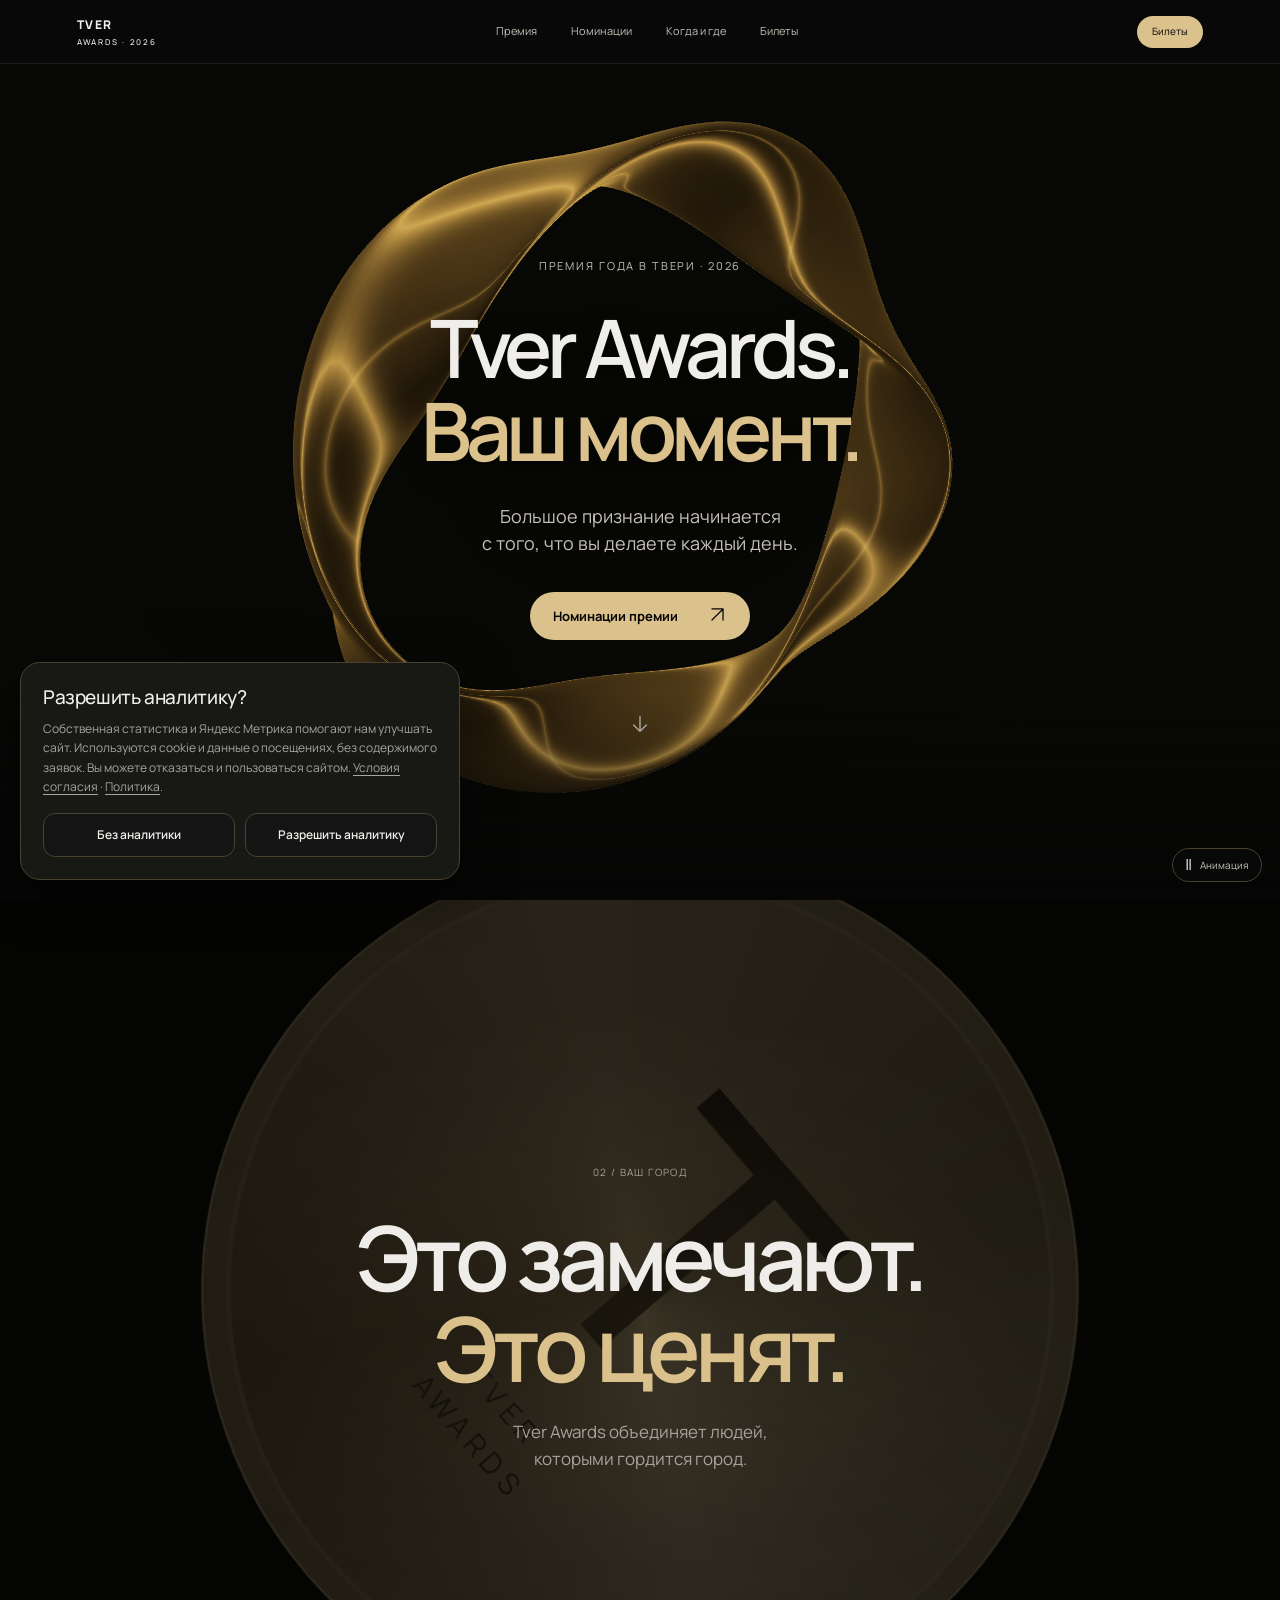
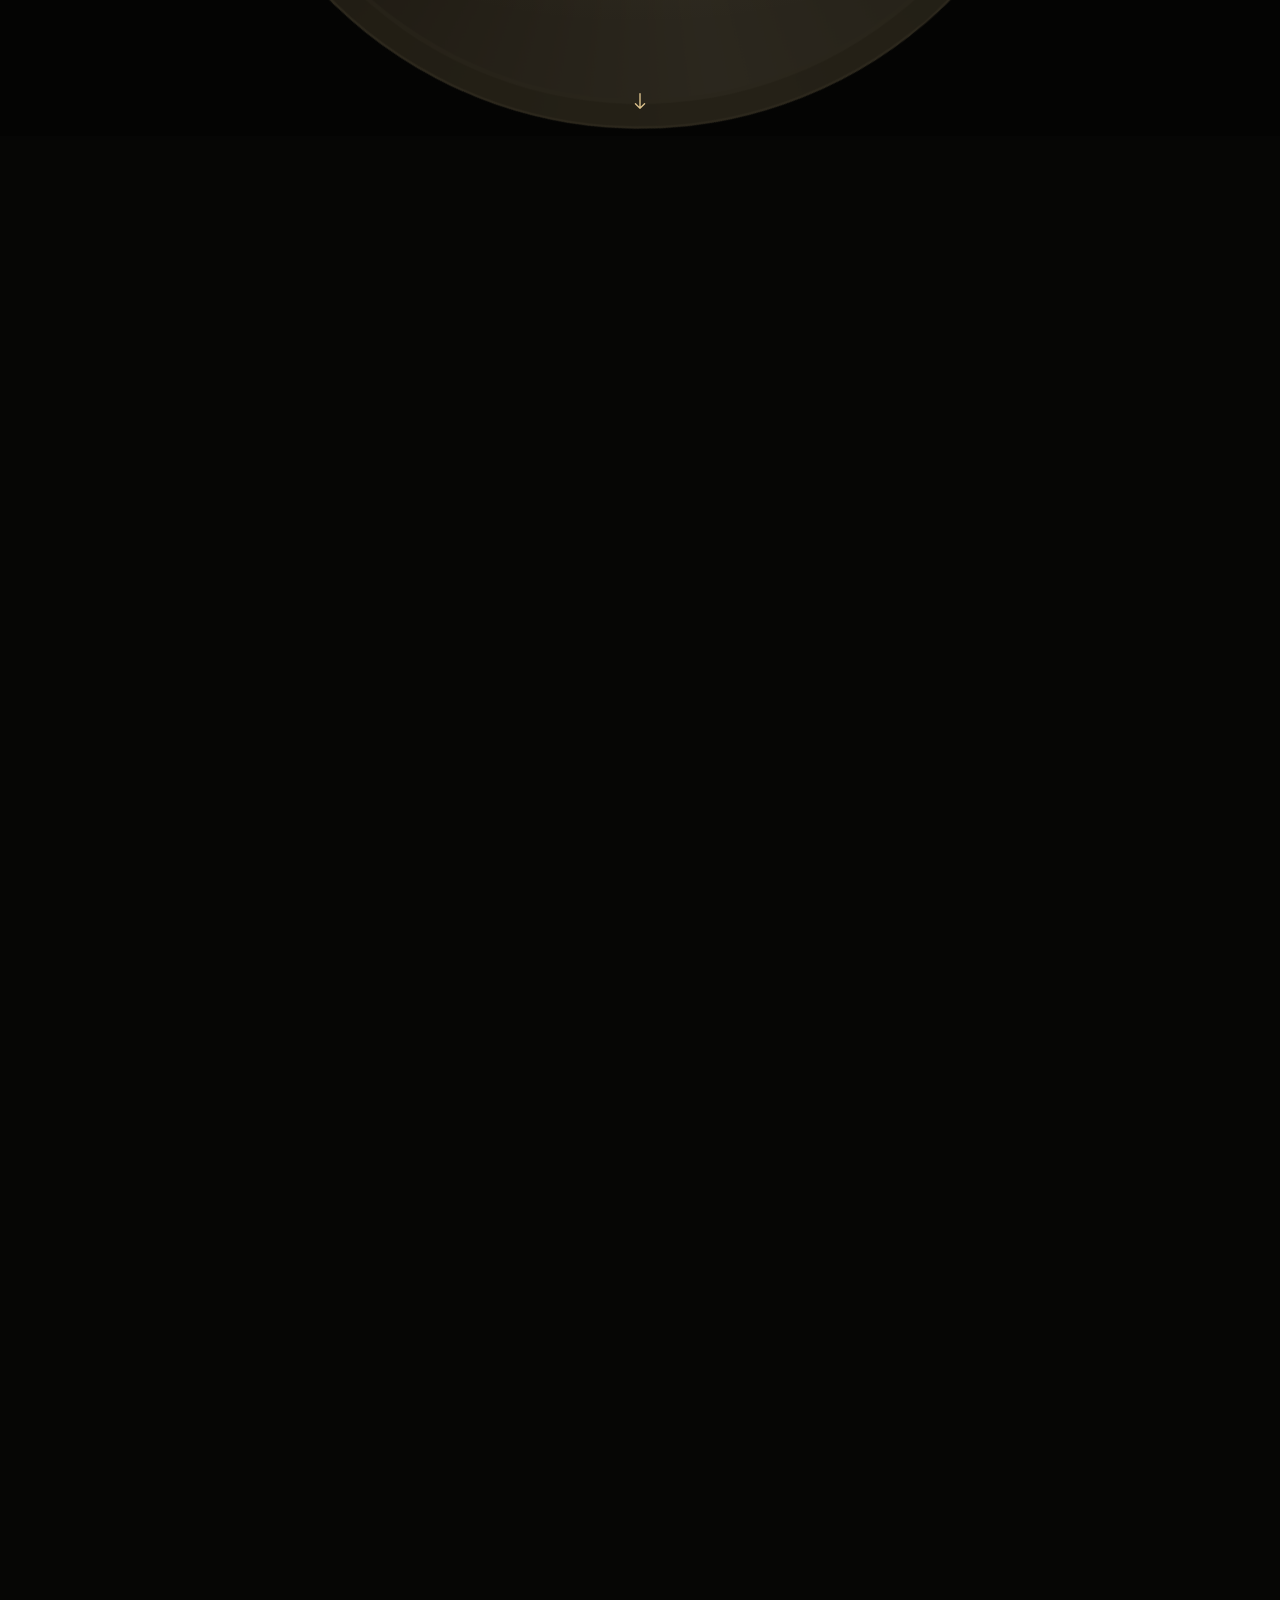
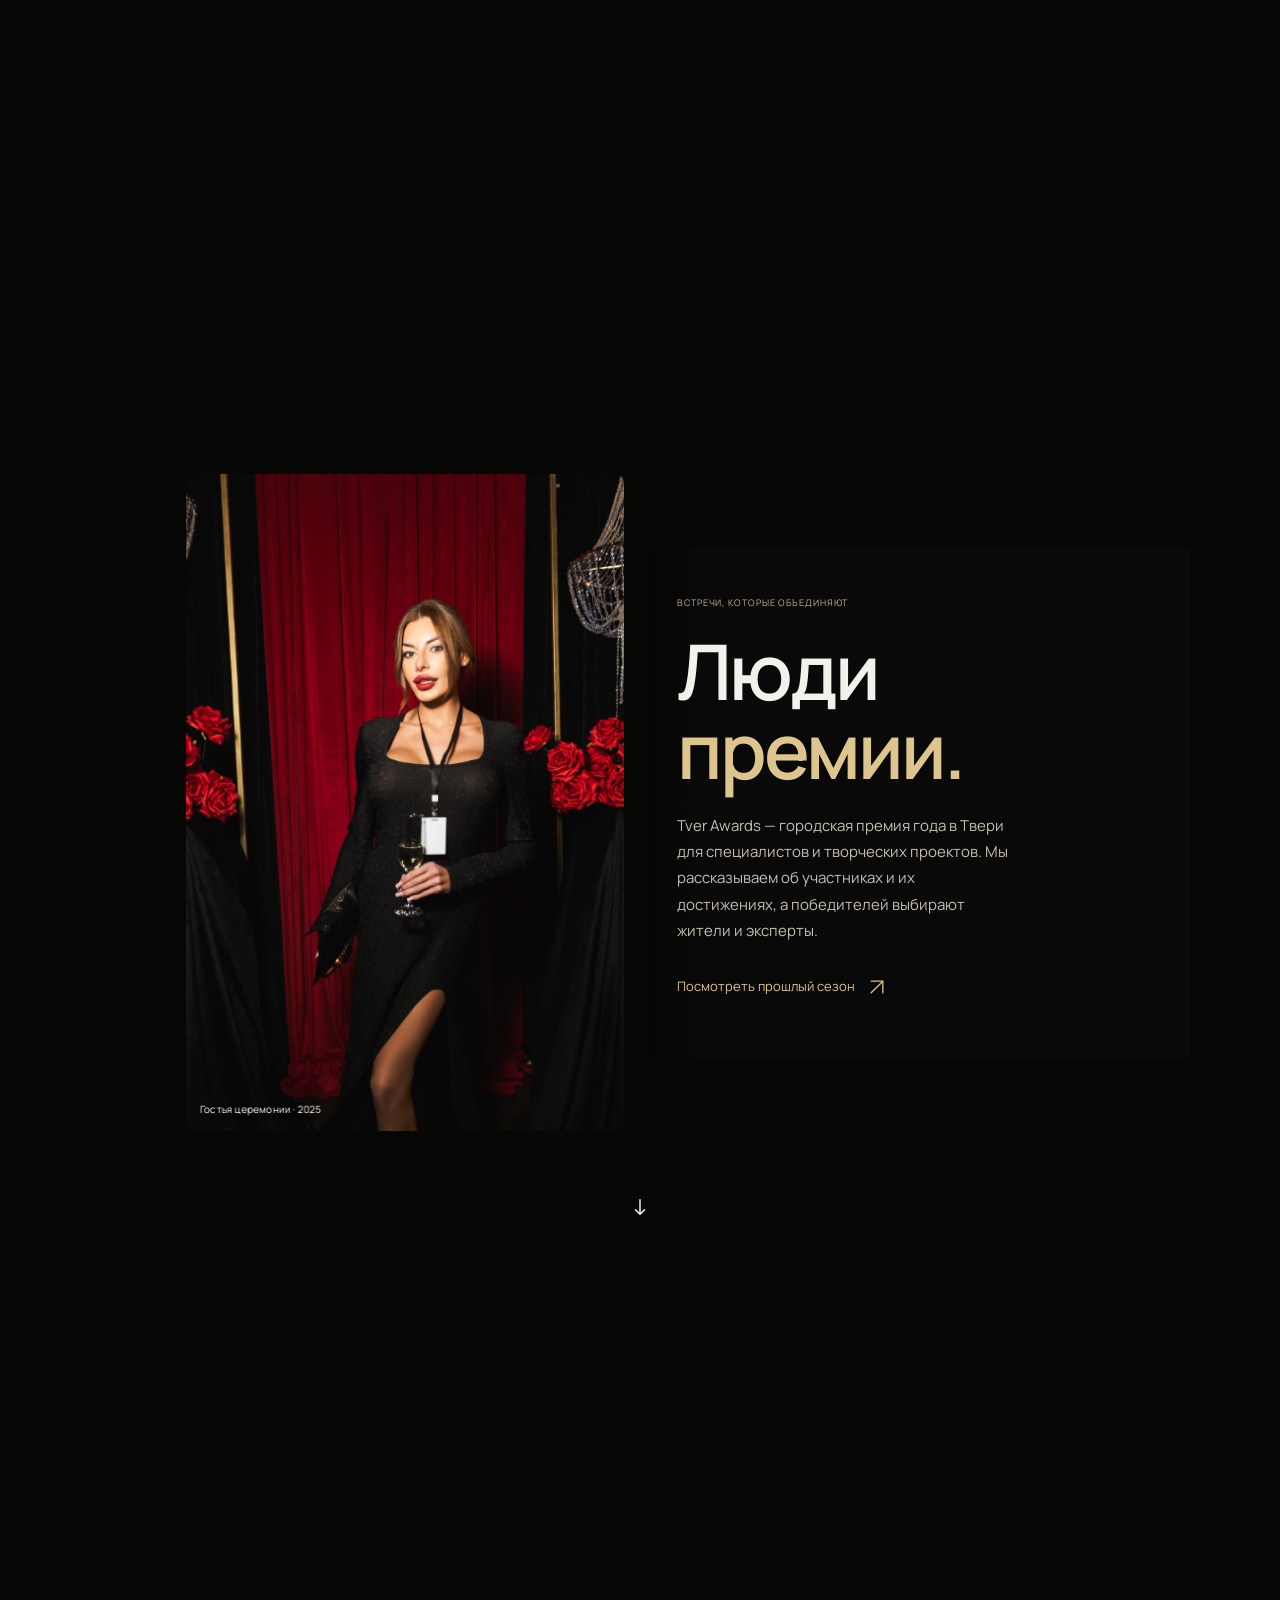
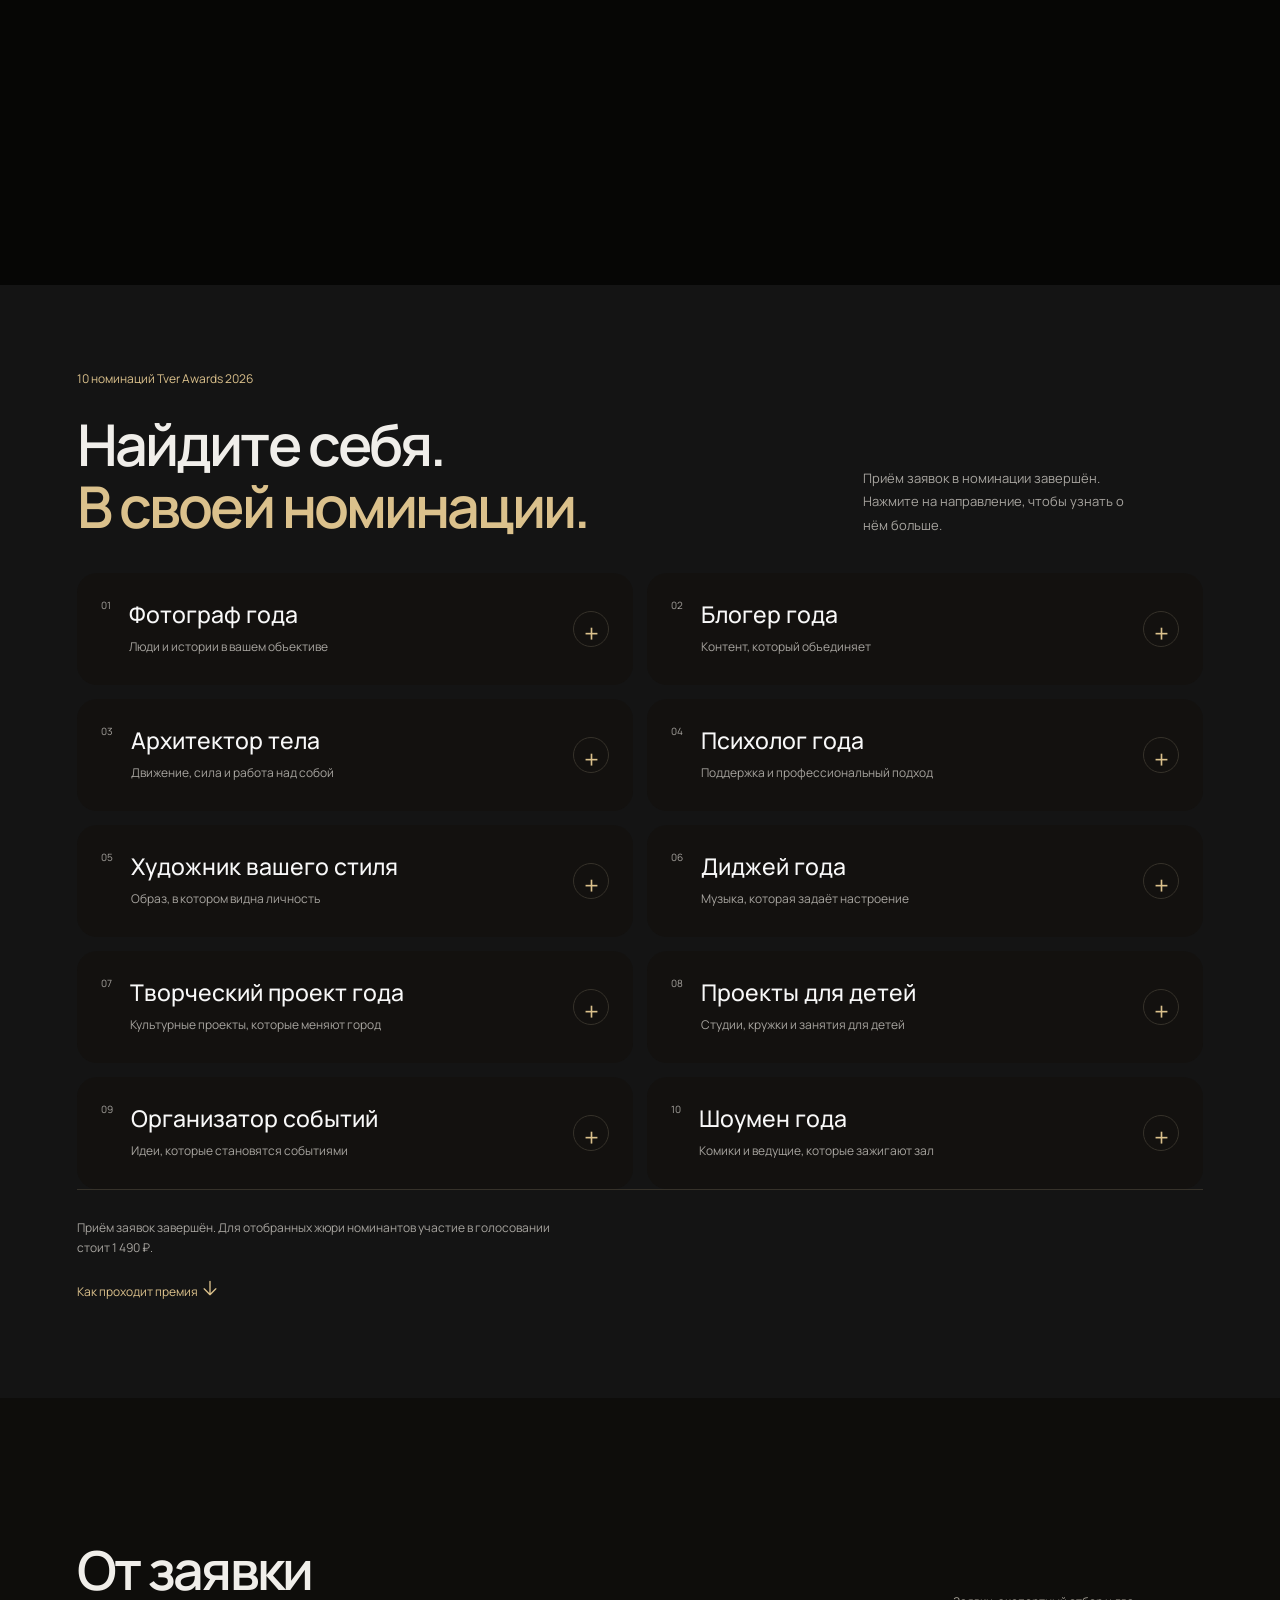
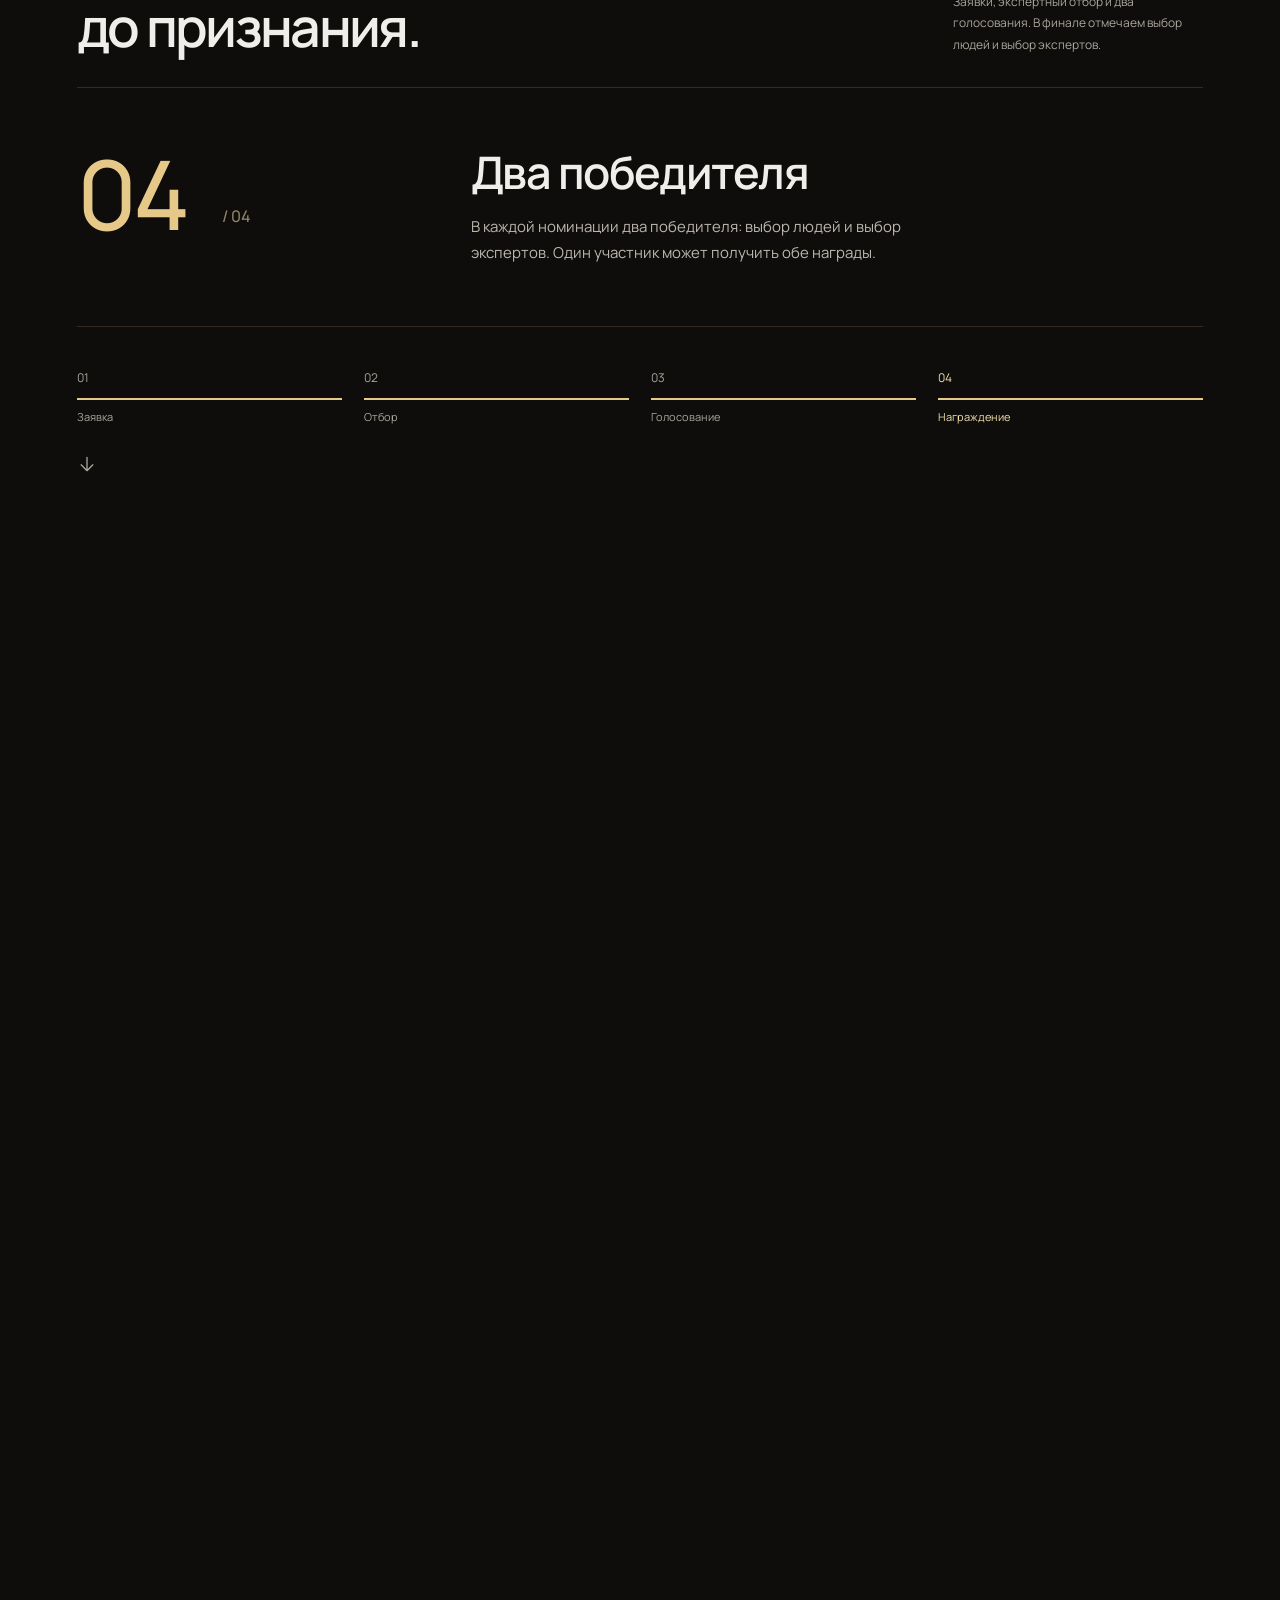
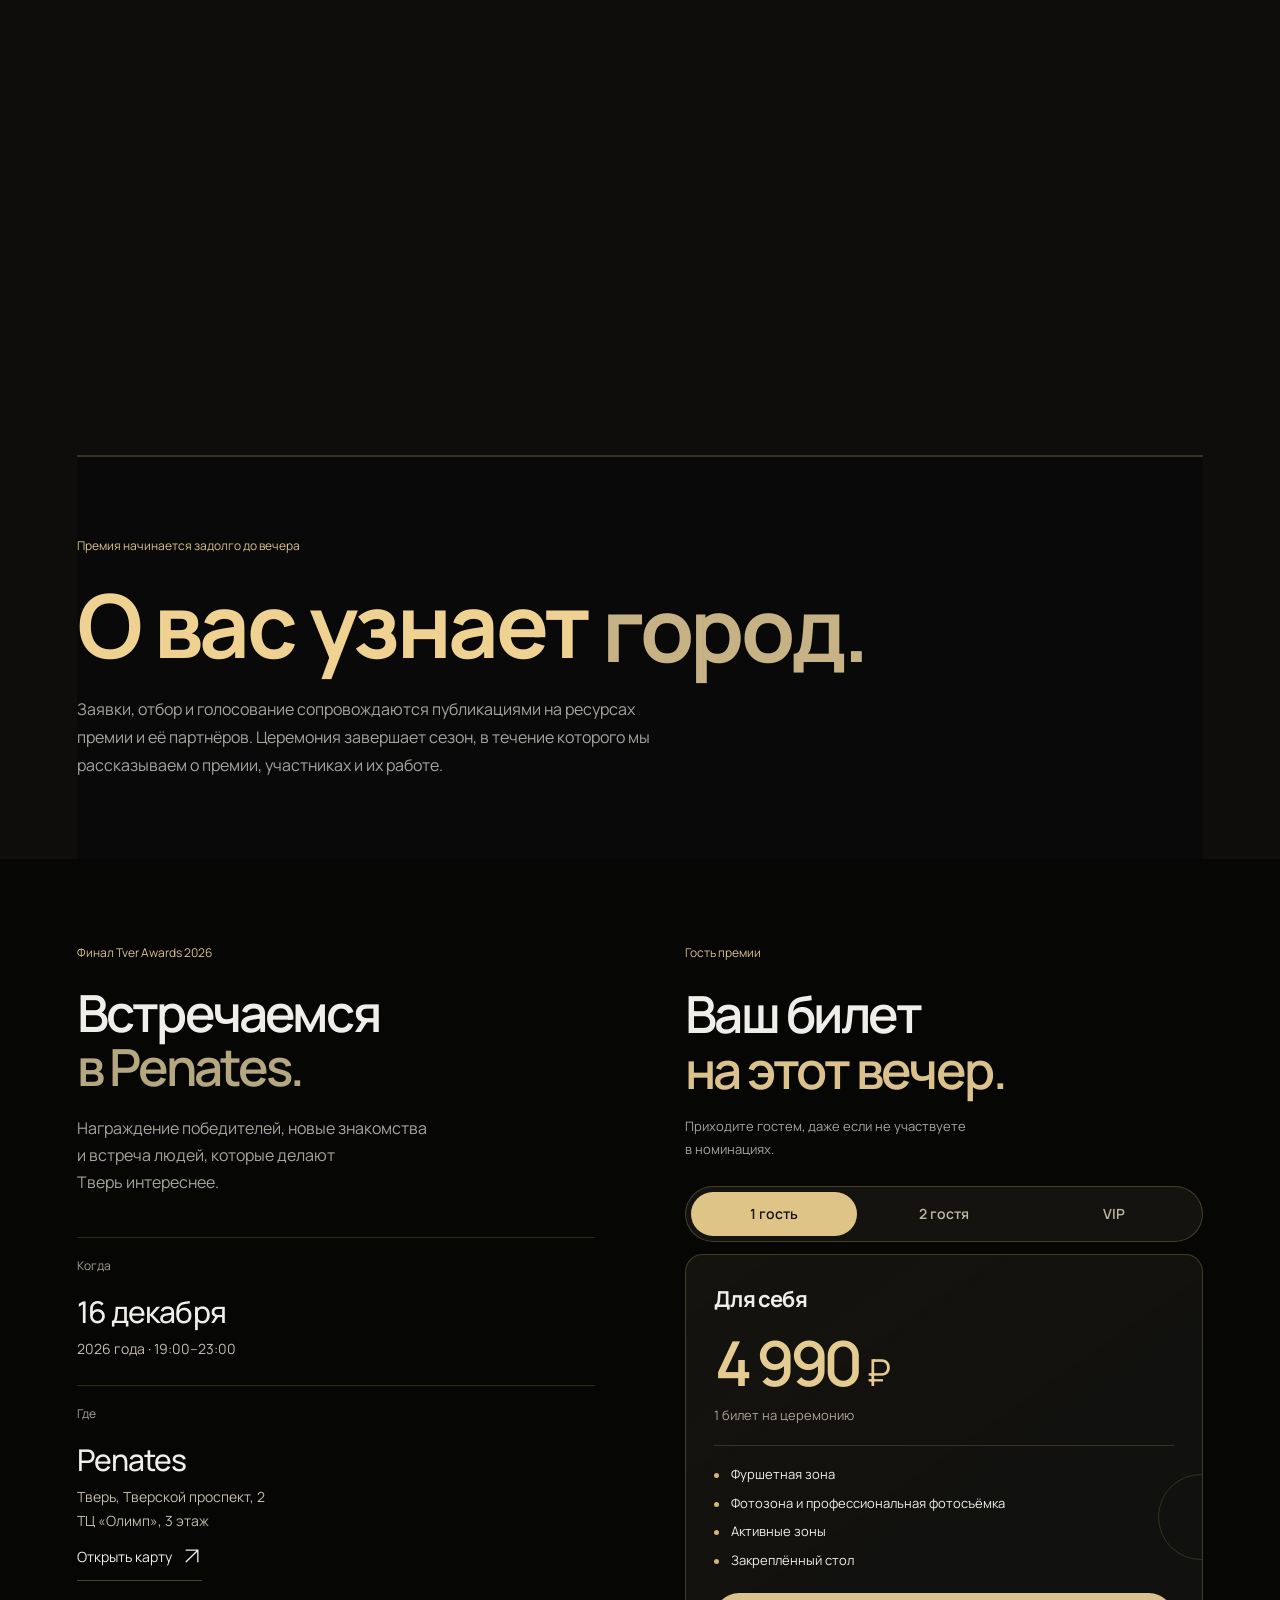
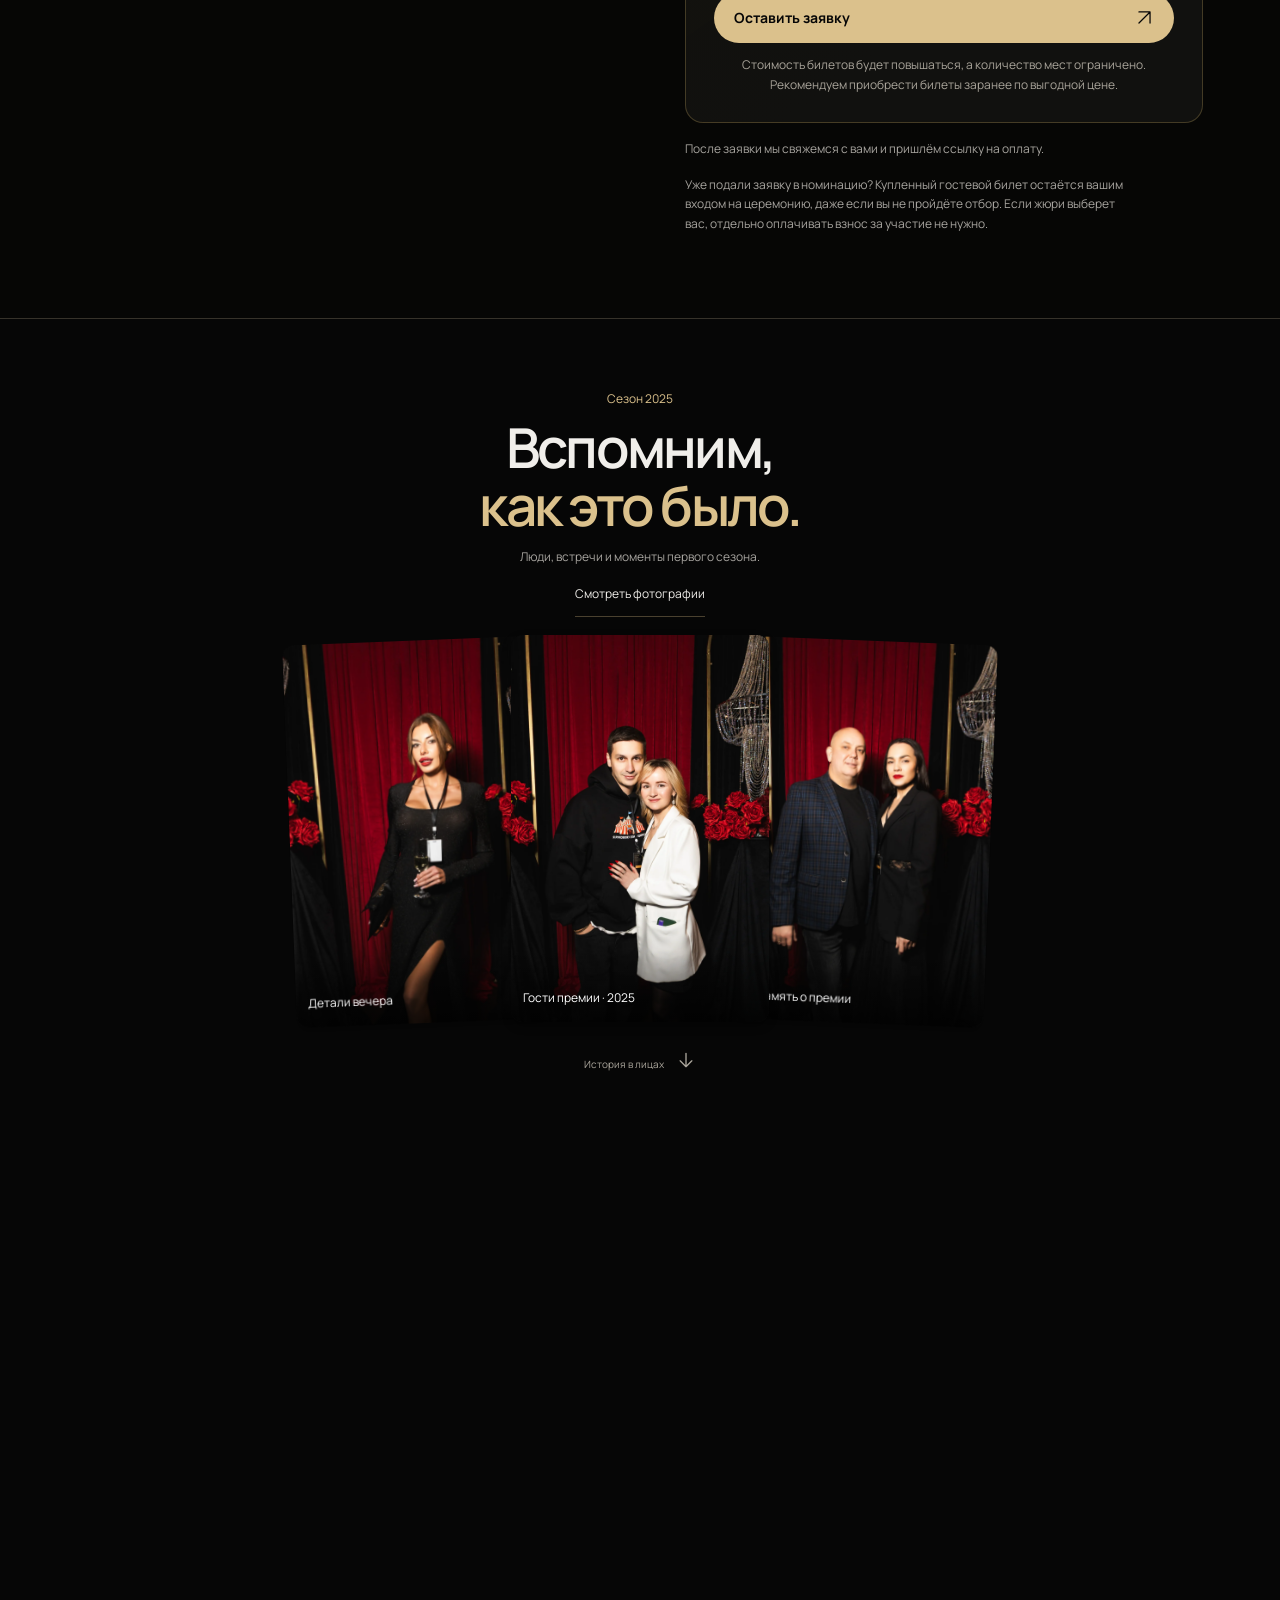
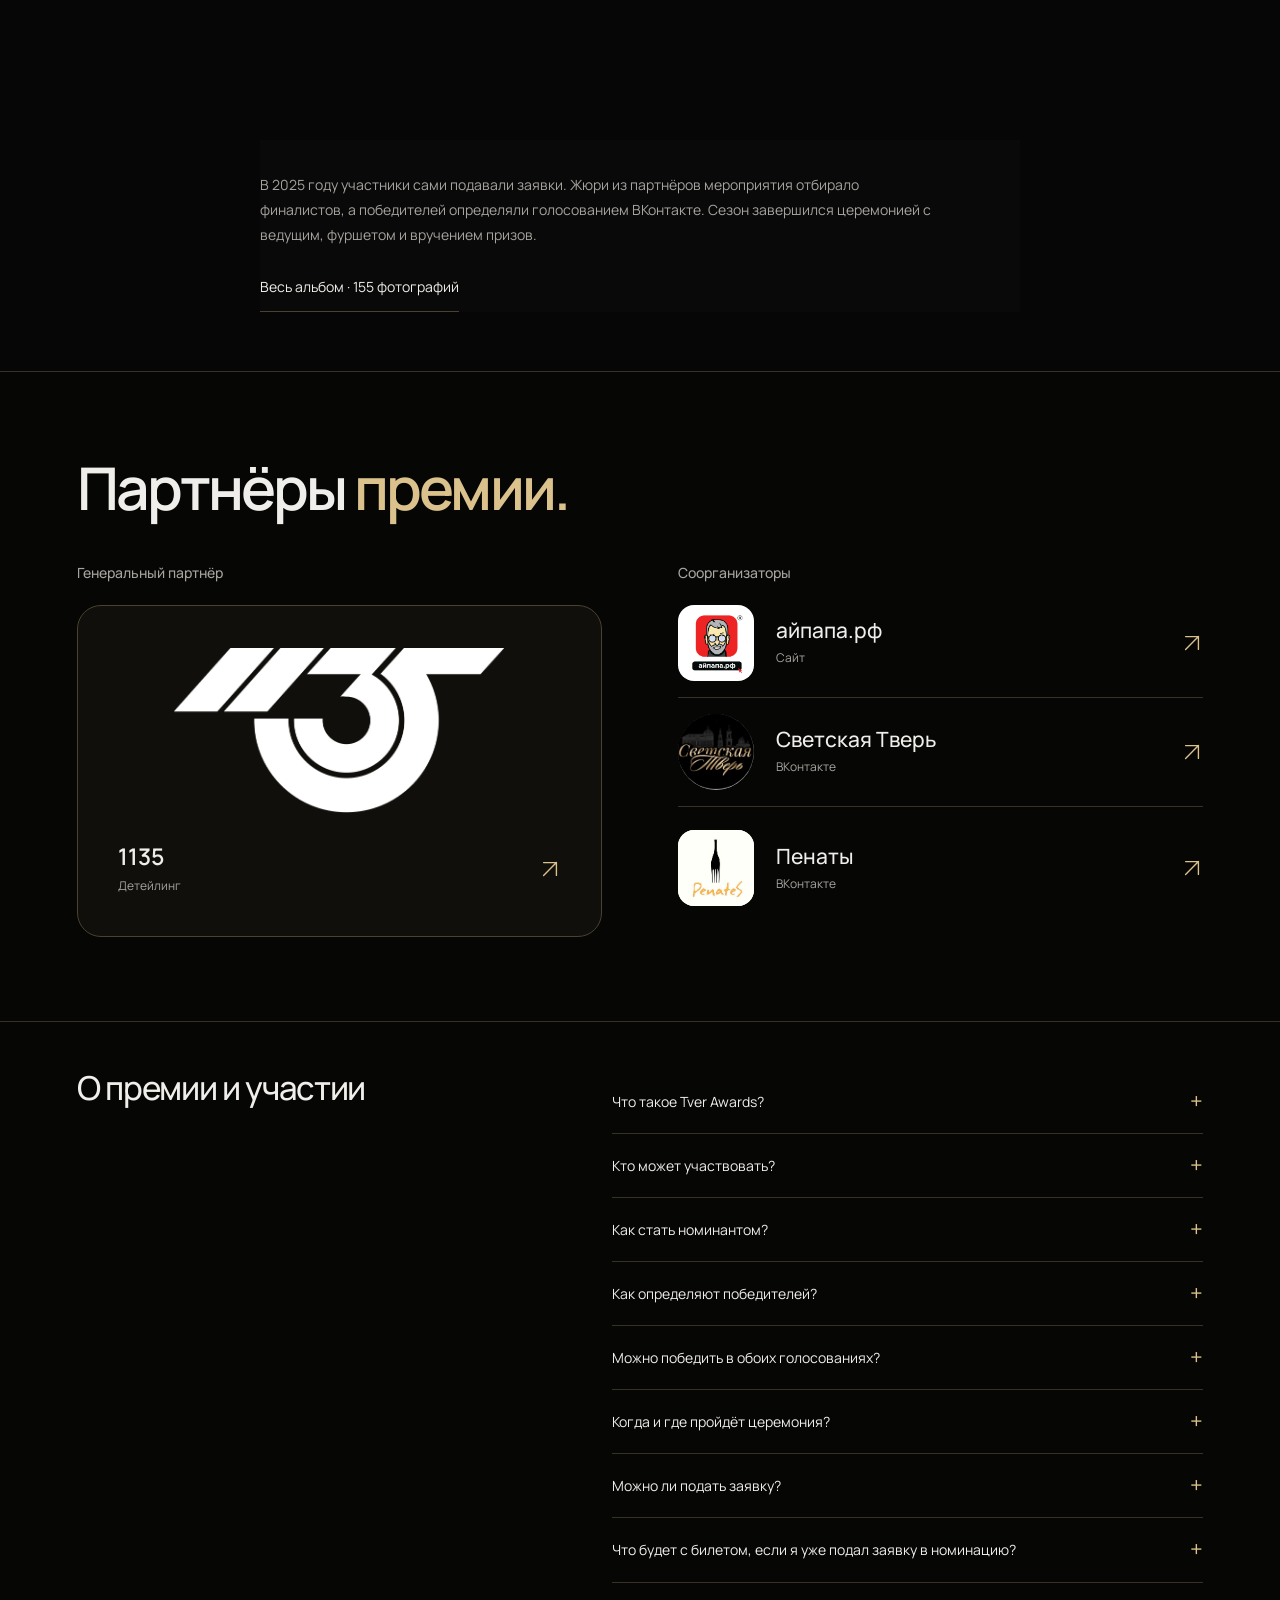
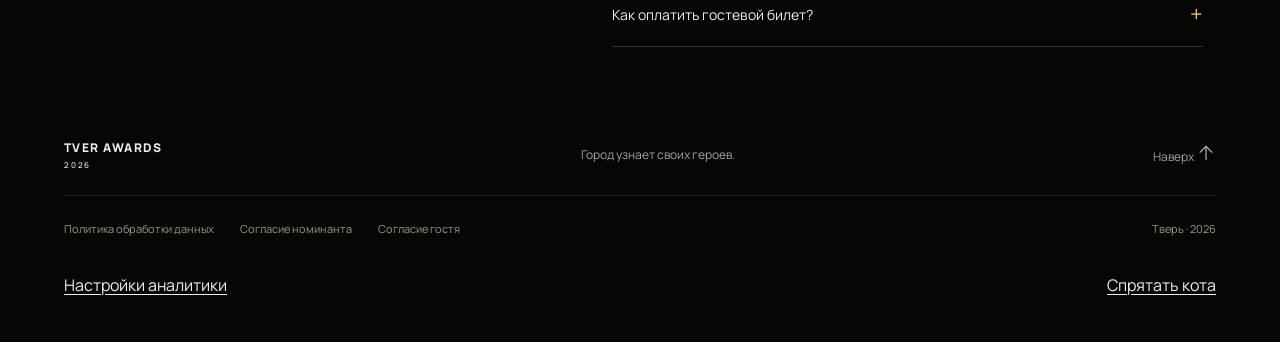
<file: index.html>
<!doctype html>
<html lang="ru">
<head>
<meta charset="UTF-8"><meta name="viewport" content="width=device-width, initial-scale=1">
<title>Премия года в Твери — Tver Awards 2026</title>
<meta name="description" content="Tver Awards 2026 — городская премия года в Твери. 10 номинаций, выбор жителей и экспертов. Подайте заявку или приходите на церемонию 16 декабря в Penates.">
<script>if(location.protocol==='http:'&&location.hostname==='tver-awards.ru')location.replace('https://tver-awards.ru'+location.pathname+location.search+location.hash);</script>
<meta name="robots" content="index,follow,max-image-preview:large">
<link rel="canonical" href="https://tver-awards.ru/">
<meta property="og:type" content="website">
<meta property="og:locale" content="ru_RU">
<meta property="og:site_name" content="Tver Awards">
<meta property="og:url" content="https://tver-awards.ru/">
<meta property="og:title" content="Премия года в Твери — Tver Awards 2026">
<meta property="og:description" content="Tver Awards 2026 — городская премия года в Твери. 10 номинаций, выбор жителей и экспертов. Подайте заявку или приходите на церемонию 16 декабря в Penates.">
<meta property="og:image" content="https://tver-awards.ru/photos/6E6A4676.webp">
<meta property="og:image:width" content="1200">
<meta property="og:image:height" content="1800">
<meta property="og:image:alt" content="Гостья церемонии Tver Awards 2025">
<meta name="twitter:card" content="summary_large_image">
<meta name="theme-color" content="#090909">
<link rel="icon" href="data:image/svg+xml,%3Csvg xmlns='http://www.w3.org/2000/svg' viewBox='0 0 64 64'%3E%3Crect width='64' height='64' rx='12' fill='%23090909'/%3E%3Cpath d='M12 48L32 10l20 38H40l-8-17-8 17Z' fill='%23d6b66a'/%3E%3C/svg%3E">
<link rel="stylesheet" href="/variant-3/base.css?v=20261022launch1"><link rel="stylesheet" href="/variant-3/gallery.css?v=20261022launch1"><link rel="stylesheet" href="/variant-3/story.css?v=20261022launch1"><script src="/variant-3/app.js?v=20261125closed1" defer></script><script src="/variant-3/motion-engine.js?v=20261022launch1" defer></script><script src="/variant-3/story.js?v=20261022launch1" defer></script><link rel="stylesheet" href="/variant-3/continuity.css?v=20261022launch1"><script src="/variant-3/ring.js?v=20261022launch1" defer></script><script src="/variant-3/continuity.js?v=20261104vip1" defer></script><script src="/variant-3/icons.js?v=20261022launch1" defer></script><link rel="stylesheet" href="/variant-3/participation.css?v=20261022nominations1"><link rel="stylesheet" href="/variant-3/compact.css?v=20261104vip1"><script src="/variant-3/compact.js?v=20261111prices1" defer></script><link rel="stylesheet" href="/variant-3/restored.css?v=20261022launch1"><link rel="stylesheet" href="/variant-3/motion.css?v=20261104vip1"><script src="/site-config.js?v=20261125closed1" defer></script><script src="/variant-3/form-validation.js?v=20261023nocheck" defer></script><script src="/variant-3/requests.js?v=20261125closed1" defer></script><link rel="stylesheet" href="/variant-3/memory-scene.css?v=20261022launch1"><link rel="stylesheet" href="/variant-3/cinematic.css?v=20261022launch1"><script src="/variant-3/cinematic.js?v=20261022launch1" defer></script><link rel="stylesheet" href="/variant-3/analytics-consent.css?v=20261027consent1"><script src="/variant-3/analytics-consent.js?v=20261104vip1" defer></script><link rel="stylesheet" href="/variant-3/partners.css?v=20261029penates1">
<script type="application/ld+json">{"@context":"https://schema.org","@graph":[{"@type":"WebSite","@id":"https://tver-awards.ru/#website","url":"https://tver-awards.ru/","name":"Tver Awards","alternateName":"Тверь Эвордс","inLanguage":"ru-RU"},{"@type":"Event","@id":"https://tver-awards.ru/#event","name":"Tver Awards 2026 — церемония премии года в Твери","url":"https://tver-awards.ru/","description":"Церемония награждения победителей Tver Awards 2026. Десять номинаций для специалистов и творческих проектов Твери. В каждой номинации отмечаем выбор людей и выбор экспертов.","startDate":"2026-12-16T19:00:00+03:00","endDate":"2026-12-16T23:00:00+03:00","eventStatus":"https://schema.org/EventScheduled","eventAttendanceMode":"https://schema.org/OfflineEventAttendanceMode","image":["https://tver-awards.ru/photos/6E6A4676.webp","https://tver-awards.ru/photos/6E6A4711.webp"],"location":{"@type":"Place","name":"Penates (Пенаты)","address":{"@type":"PostalAddress","streetAddress":"Тверской проспект, 2, ТЦ «Олимп», 3 этаж","addressLocality":"Тверь","addressRegion":"Тверская область","addressCountry":"RU"}},"organizer":{"@type":"Organization","name":"ИП Лебедев Владислав Валерьевич","url":"https://tver-awards.ru/"}}]}</script>
<meta name="google-site-verification" content="hQDJFz3rLdV8tsciXYeJGJTNX1Gy1mduPp4gABZJcs0" />
<link rel="stylesheet" href="/variant-3/cat.css?v=20261110cat-restore1">
<script src="/variant-3/cat.js?v=20261110cat-restore1" defer></script>
</head>
<body>
<a class="skip" href="#main">Перейти к содержанию</a>
<div class="reading-progress" aria-hidden="true"></div>
<header class="header">
 <a class="brand" href="#" aria-label="Tver Awards, главная"><span class="brand-symbol" aria-hidden="true">T<span>✦</span></span><span>TVER<small>AWARDS · 2026</small></span></a>
 <nav aria-label="Основная навигация"><a href="#about">Премия</a><a href="#nominations">Номинации</a><a href="#evening">Когда и где</a><a href="#tickets">Билеты</a></nav>
 <a class="header-apply" href="#tickets">Билеты<span class="button-dot" aria-hidden="true"></span></a>
</header>
<button id="motion-toggle" class="motion-toggle" type="button" aria-pressed="false" aria-label="Отключить анимации"><span aria-hidden="true">Ⅱ</span><span class="motion-label">Анимация</span></button>
<main id="main">
<section class="story-intro" aria-labelledby="hero-title"><div class="intro-ring" aria-hidden="true"><canvas id="gold-scene"></canvas><div class="ring-fallback"></div></div><span class="intro-label">ПРЕМИЯ ГОДА В ТВЕРИ · 2026</span><h1 id="hero-title">Tver Awards.<br><span>Ваш момент.</span></h1><p>Большое признание начинается<br>с того, что вы делаете каждый день.</p><a class="button" href="#nominations">Номинации премии <span aria-hidden="true">↗</span></a><span class="intro-scroll"><i aria-hidden="true">↓</i></span></section>
<section class="scroll-story" id="about" aria-label="История премии"><div class="story-screen"><div class="story-halo" aria-hidden="true"></div><div class="story-disc" aria-hidden="true"><span>T</span><small>TVER<br>AWARDS</small></div><div class="story-copy copy-one"><span class="scene-label">01 / ВАШЕ ДЕЛО</span><h2>Вы делаете<br><span>больше.</span></h2><p>Видите иначе. Помогаете людям.<br>Создаёте то, чего раньше не было.</p></div><div class="story-copy copy-two"><span class="scene-label">02 / ВАШ ГОРОД</span><h2>Это замечают.<br><span>Это ценят.</span></h2><p>Tver Awards объединяет людей,<br>которыми гордится город.</p></div><div class="story-copy copy-three"><span class="scene-label">03 / ВАШ МОМЕНТ</span><h2>Теперь<br><span>ваш выход.</span></h2><p>Расскажите о своём деле.<br>Сделайте шаг к признанию.</p><a href="#nominations" class="story-link">Найти свою номинацию ↗</a></div><div class="vertical-scroll-hint"><svg viewBox="0 0 24 24" aria-hidden="true"><path d="M12 4v16m-5-5 5 5 5-5"/></svg></div></div></section>
<section class="memory-story" id="season-2025" aria-labelledby="people-title"><div class="memory-screen"><div class="memory-composition"><figure class="memory-portrait"><img src="/photos/6E6A4676.webp" alt="Гостья Tver Awards 2025 в чёрном вечернем платье у красного занавеса" width="1200" height="1800" loading="lazy"><figcaption>Гостья церемонии · 2025</figcaption></figure><div class="memory-copy"><span class="scene-label">ВСТРЕЧИ, КОТОРЫЕ ОБЪЕДИНЯЮТ</span><h2 id="people-title">Люди <span>премии.</span></h2><p>Tver Awards — городская премия года в Твери для специалистов и творческих проектов. Мы рассказываем об участниках и их достижениях, а победителей выбирают жители и эксперты.</p><a class="story-link" href="#history">Посмотреть прошлый сезон <svg class="arrow-icon" viewBox="0 0 24 24" aria-hidden="true"><path d="M5 19 19 5M5 5h14v14"/></svg></a></div></div><div class="vertical-scroll-hint"><svg viewBox="0 0 24 24" aria-hidden="true"><path d="M12 4v16m-5-5 5 5 5-5"/></svg></div></div></section>

 <section id="nominations" class="nominations section-shell">
  <div class="section-heading"><div><span class="small-label">10 номинаций Tver Awards 2026</span><h2>Найдите себя.<br><span>В своей номинации.</span></h2></div><p>Приём заявок в номинации завершён.<br>Нажмите на направление, чтобы узнать о нём больше.</p></div>
  <div class="nomination-stage"><div class="nomination-list" id="nomination-list"><button type="button" class="nomination-item" data-nomination="photographer" aria-label="О номинации: Фотограф года" aria-haspopup="dialog" aria-controls="nominee-dialog"><span class="nom-mark">01</span><span class="nom-text"><strong>Фотограф года</strong><small>Люди и истории в вашем объективе</small></span><span class="nom-arrow" aria-hidden="true">+</span></button><button type="button" class="nomination-item" data-nomination="blogger" aria-label="О номинации: Блогер года" aria-haspopup="dialog" aria-controls="nominee-dialog"><span class="nom-mark">02</span><span class="nom-text"><strong>Блогер года</strong><small>Контент, который объединяет</small></span><span class="nom-arrow" aria-hidden="true">+</span></button><button type="button" class="nomination-item" data-nomination="body_architect" aria-label="О номинации: Архитектор тела" aria-haspopup="dialog" aria-controls="nominee-dialog"><span class="nom-mark">03</span><span class="nom-text"><strong>Архитектор тела</strong><small>Движение, сила и работа над собой</small></span><span class="nom-arrow" aria-hidden="true">+</span></button><button type="button" class="nomination-item" data-nomination="psychologist" aria-label="О номинации: Психолог года" aria-haspopup="dialog" aria-controls="nominee-dialog"><span class="nom-mark">04</span><span class="nom-text"><strong>Психолог года</strong><small>Поддержка и профессиональный подход</small></span><span class="nom-arrow" aria-hidden="true">+</span></button><button type="button" class="nomination-item" data-nomination="style_artist" aria-label="О номинации: Художник вашего стиля" aria-haspopup="dialog" aria-controls="nominee-dialog"><span class="nom-mark">05</span><span class="nom-text"><strong>Художник вашего стиля</strong><small>Образ, в котором видна личность</small></span><span class="nom-arrow" aria-hidden="true">+</span></button><button type="button" class="nomination-item" data-nomination="dj" aria-label="О номинации: Диджей года" aria-haspopup="dialog" aria-controls="nominee-dialog"><span class="nom-mark">06</span><span class="nom-text"><strong>Диджей года</strong><small>Музыка, которая задаёт настроение</small></span><span class="nom-arrow" aria-hidden="true">+</span></button><button type="button" class="nomination-item" data-nomination="creative_project" aria-label="О номинации: Творческий проект года" aria-haspopup="dialog" aria-controls="nominee-dialog"><span class="nom-mark">07</span><span class="nom-text"><strong>Творческий проект года</strong><small>Культурные проекты, которые меняют город</small></span><span class="nom-arrow" aria-hidden="true">+</span></button><button type="button" class="nomination-item" data-nomination="children_projects" aria-label="О номинации: Проекты для детей" aria-haspopup="dialog" aria-controls="nominee-dialog"><span class="nom-mark">08</span><span class="nom-text"><strong>Проекты для детей</strong><small>Студии, кружки и занятия для детей</small></span><span class="nom-arrow" aria-hidden="true">+</span></button><button type="button" class="nomination-item" data-nomination="event_organizer" aria-label="О номинации: Организатор событий" aria-haspopup="dialog" aria-controls="nominee-dialog"><span class="nom-mark">09</span><span class="nom-text"><strong>Организатор событий</strong><small>Идеи, которые становятся событиями</small></span><span class="nom-arrow" aria-hidden="true">+</span></button><button type="button" class="nomination-item" data-nomination="comedian" aria-label="О номинации: Шоумен года" aria-haspopup="dialog" aria-controls="nominee-dialog"><span class="nom-mark">10</span><span class="nom-text"><strong>Шоумен года</strong><small>Комики и ведущие, которые зажигают зал</small></span><span class="nom-arrow" aria-hidden="true">+</span></button></div><div class="nomination-visual" aria-hidden="true"><span class="visual-top">В ЦЕНТРЕ ВНИМАНИЯ</span><div class="nomination-constellation"><span>✦</span><i></i><i></i><i></i></div><span class="visual-name">Ваше дело.<br>Ваше признание.</span><span class="visual-bottom">TVER AWARDS / 2026</span></div></div>
  <p class="section-footnote">Приём заявок завершён. Для отобранных жюри номинантов участие в голосовании стоит 1 490 ₽. <a class="story-link" href="#process">Как проходит премия ↓</a></p>
 </section>

 <section class="process section-shell" id="process"><div class="process-screen"><div class="section-heading"><h2>От заявки<br>до признания.</h2><p>Заявки, экспертный отбор и два голосования. В финале отмечаем выбор людей и выбор экспертов.</p></div>
  <div class="process-stage"><div class="process-count" aria-hidden="true">01</div><ol class="steps"><li><span class="step-number">01</span><h3>Приём заявок завершён</h3><p>Спасибо всем, кто рассказал о своём деле. Полученные заявки рассмотрит экспертное жюри.</p></li><li><span class="step-number">02</span><h3>Экспертный отбор</h3><p>Жюри из экспертов по направлениям рассмотрит бесплатные заявки и отберёт номинантов. Для участия в голосовании отобранные номинанты оплачивают взнос 1 490 ₽.</p></li><li><span class="step-number">03</span><h3>Два голосования</h3><p>Люди выбирают победителя открытым голосованием. Эксперты голосуют отдельно, в закрытом формате.</p></li><li><span class="step-number">04</span><h3>Два победителя</h3><p>В каждой номинации два победителя: выбор людей и выбор экспертов. Один участник может получить обе награды.</p></li></ol></div><div class="process-navigation" aria-label="Этапы премии"><button type="button" data-stage="0" aria-label="Этап 1: Заявка"><span>01</span><i aria-hidden="true"></i><small>Заявка</small></button><button type="button" data-stage="1" aria-label="Этап 2: Экспертный отбор"><span>02</span><i aria-hidden="true"></i><small>Отбор</small></button><button type="button" data-stage="2" aria-label="Этап 3: Два голосования"><span>03</span><i aria-hidden="true"></i><small>Голосование</small></button><button type="button" data-stage="3" aria-label="Этап 4: Награждение победителей"><span>04</span><i aria-hidden="true"></i><small>Награждение</small></button></div><span class="process-scroll"><span aria-hidden="true">↓</span></span></div><div class="media-note"><span class="small-label">Премия начинается задолго до вечера</span><h3 aria-label="О вас узнает город."><span aria-hidden="true">О вас</span> <span aria-hidden="true">узнает</span> <span aria-hidden="true">город.</span></h3><p>Заявки, отбор и голосование сопровождаются публикациями на ресурсах премии и её партнёров. Церемония завершает сезон, в течение которого мы рассказываем о премии, участниках и их работе.</p></div>
 </section>
 <div class="visit-block"><section id="evening" class="evening section-shell"><div class="evening-heading reveal-block"><span class="small-label">Финал Tver Awards 2026</span><h2>Встречаемся<br><span>в Penates.</span></h2><p>Награждение победителей, новые знакомства и встреча людей, которые делают Тверь интереснее.</p></div><div class="event-details reveal-block"><div><span>Когда</span><strong>16 декабря</strong><p>2026 года · 19:00–23:00</p></div><div><span>Где</span><strong>Penates</strong><p>Тверь, Тверской проспект, 2<br>ТЦ «Олимп», 3 этаж</p><a class="text-button" href="https://yandex.ru/maps/?text=Penates%20Тверь%20Тверской%20проспект%202" target="_blank" rel="noopener noreferrer">Открыть карту <svg class="arrow-icon" viewBox="0 0 24 24" aria-hidden="true"><path d="M5 19 19 5M5 5h14v14"/></svg></a></div></div></section>
<section id="tickets" class="tickets section-shell"><div class="section-heading"><div><span class="small-label">Гость премии</span><h2>Ваш билет<br><span>на этот вечер.</span></h2></div><p>Приходите гостем, даже если не участвуете в номинациях.</p></div><div class="ticket-picker"><div class="ticket-tabs" role="tablist" aria-label="Тариф билета"><button type="button" role="tab" id="ticket-tab-single" aria-selected="true" aria-controls="ticket-panel" data-plan="single">1 гость</button><button type="button" role="tab" id="ticket-tab-pair" aria-selected="false" aria-controls="ticket-panel" tabindex="-1" data-plan="pair">2 гостя</button><button type="button" role="tab" id="ticket-tab-vip" aria-selected="false" aria-controls="ticket-panel" tabindex="-1" data-plan="vip">VIP</button></div><div class="ticket-option" id="ticket-panel" role="tabpanel" aria-labelledby="ticket-tab-single" tabindex="0"><div class="ticket-summary" aria-live="polite" aria-atomic="true"><h3 id="ticket-title">Для себя</h3><p class="ticket-price"><span id="ticket-amount">4 990</span> <span class="currency">₽</span></p><p class="ticket-quantity" id="ticket-quantity">1 билет на церемонию</p></div><ul class="ticket-includes"><li>Фуршетная зона</li><li>Фотозона и профессиональная фотосъёмка</li><li>Активные зоны</li><li>Закреплённый стол</li></ul><button type="button" class="button" id="ticket-request" aria-haspopup="dialog" aria-controls="guest-dialog">Оставить заявку <svg class="arrow-icon" viewBox="0 0 24 24" aria-hidden="true"><path d="M5 19 19 5M5 5h14v14"/></svg></button><p class="ticket-note">Стоимость билетов будет повышаться, а количество мест ограничено. Рекомендуем приобрести билеты заранее по выгодной цене.</p></div></div><p class="ticket-explainer">После заявки мы свяжемся с вами и пришлём ссылку на оплату.</p><p class="ticket-explainer">Уже подали заявку в номинацию? Купленный гостевой билет остаётся вашим входом на церемонию, даже если вы не пройдёте отбор. Если жюри выберет вас, отдельно оплачивать взнос за участие не нужно.</p></section>

 </div>
<section id="history" class="history section-shell"><div class="history-screen"><div class="history-title"><span class="small-label">Сезон 2025</span><h2>Вспомним,<br><span>как это было.</span></h2><p>Люди, встречи и моменты первого сезона.</p><button class="text-button" id="archive-button" type="button">Смотреть фотографии</button></div><div class="history-gallery" aria-label="Моменты премии 2025"><button class="gallery-trigger" data-photo="7" type="button" aria-label="Открыть фото: Гостья в чёрном наряде у красного занавеса"><img src="/photos/6E6A4676.webp" alt="Гостья в чёрном наряде у красного занавеса" width="1200" height="1800" loading="lazy"><span>Детали вечера</span></button><button class="archive-feature gallery-trigger" data-photo="8" type="button" aria-label="Открыть фото: двое гостей премии"><img src="/photos/6E6A4711.webp" alt="Двое гостей премии у красного занавеса" width="1200" height="1800" loading="lazy"><span>Гости премии · 2025</span></button><button class="gallery-trigger" data-photo="9" type="button" aria-label="Открыть фото: Двое гостей в вечерних нарядах у фотозоны"><img src="/photos/6E6A4650.webp" alt="Двое гостей в вечерних нарядах у фотозоны" width="1200" height="1800" loading="lazy"><span>На память о премии</span></button></div><span class="history-scroll">История в лицах <span aria-hidden="true">↓</span></span></div><div class="archive-bottom"><p>В 2025 году участники сами подавали заявки. Жюри из партнёров мероприятия отбирало финалистов, а победителей определяли голосованием ВКонтакте. Сезон завершился церемонией с ведущим, фуршетом и вручением призов.</p><a class="text-button" href="https://disk.yandex.ru/d/PMvSf7UAcv-mTQ" target="_blank" rel="noopener noreferrer">Весь альбом · 155 фотографий</a></div></section>
<section id="partners" class="partners section-shell" aria-labelledby="partners-title">
<div class="section-heading"><h2 id="partners-title">Партнёры <span>премии.</span></h2></div>
<div class="partners-layout">
<div class="partners-general"><h3 class="partners-role">Генеральный партнёр</h3>
<a class="partner-feature partner-link" href="https://vk.ru/detailing1135" target="_blank" rel="noopener noreferrer" aria-label="1135, генеральный партнёр. Открыть ВКонтакте">
<img class="partner-general-logo" src="/assets/partners/detailing1135.png" width="1371" height="688" alt="1135" loading="lazy" decoding="async">
<div class="partner-caption"><span><strong>1135</strong><small>Детейлинг</small></span><svg class="arrow-icon" viewBox="0 0 24 24" aria-hidden="true"><path d="M5 19 19 5M5 5h14v14"/></svg></div></a></div>
<div class="partners-organizers"><h3 class="partners-role">Соорганизаторы</h3><div class="partner-list">
<a class="partner-row partner-link" href="https://xn--80aaa8a4ab.xn--p1ai/" target="_blank" rel="noopener noreferrer" aria-label="айпапа.рф, соорганизатор. Открыть сайт"><span class="partner-logo partner-logo--ipapa"><img src="/assets/partners/ipapa.png" alt="" loading="lazy" decoding="async"></span><span class="partner-name"><strong>айпапа.рф</strong><small>Сайт</small></span><svg class="arrow-icon" viewBox="0 0 24 24" aria-hidden="true"><path d="M5 19 19 5M5 5h14v14"/></svg></a>
<a class="partner-row partner-link" href="https://vk.ru/svetskayatver" target="_blank" rel="noopener noreferrer" aria-label="Светская Тверь, соорганизатор. Открыть ВКонтакте"><span class="partner-logo partner-logo--society"><img src="/assets/partners/svetskaya-tver.jpg" alt="" loading="lazy" decoding="async"></span><span class="partner-name"><strong>Светская Тверь</strong><small>ВКонтакте</small></span><svg class="arrow-icon" viewBox="0 0 24 24" aria-hidden="true"><path d="M5 19 19 5M5 5h14v14"/></svg></a>
<a class="partner-row partner-link" href="https://vk.ru/penats" target="_blank" rel="noopener noreferrer" aria-label="Пенаты, соорганизатор. Открыть ВКонтакте"><span class="partner-logo partner-logo--penates"><img src="/assets/partners/penates-20261029.jpg" alt="" loading="lazy" decoding="async"></span><span class="partner-name"><strong>Пенаты</strong><small>ВКонтакте</small></span><svg class="arrow-icon" viewBox="0 0 24 24" aria-hidden="true"><path d="M5 19 19 5M5 5h14v14"/></svg></a>
</div></div></div></section>
<section class="questions section-shell"><h2>О премии и участии</h2><div><details><summary>Что такое Tver Awards?<span aria-hidden="true">+</span></summary><p>Tver Awards — городская премия года в Твери, которая знакомит жителей со специалистами и творческими проектами города. Участники подают заявки, эксперты отбирают номинантов, затем проходят открытое голосование людей и закрытое голосование экспертов. Финал сезона 2026 — церемония награждения 16 декабря в Penates.</p></details><details><summary>Кто может участвовать?<span aria-hidden="true">+</span></summary><p>Премия посвящена специалистам и творческим проектам, связанным с Тверью. Приём заявок в сезоне 2026 завершён. Экспертное жюри рассмотрит полученные заявки и отберёт номинантов.</p></details><details><summary>Как стать номинантом?<span aria-hidden="true">+</span></summary><p>Приём новых заявок завершён. Жюри из экспертов по соответствующему направлению рассмотрит полученные заявки и отберёт номинантов для голосования. О результатах сообщим отдельно.</p></details><details><summary>Как определяют победителей?<span aria-hidden="true">+</span></summary><p>После отбора проходят два отдельных голосования: открытое голосование людей и закрытое голосование экспертов. В каждой номинации определяются два победителя: по мнению людей и по мнению экспертов. Результаты объявим на церемонии.</p></details><details><summary>Можно победить в обоих голосованиях?<span aria-hidden="true">+</span></summary><p>Да. Один и тот же номинант может стать победителем и по мнению людей, и по мнению экспертов. В таком случае обе награды получает один участник.</p></details><details><summary>Когда и где пройдёт церемония?<span aria-hidden="true">+</span></summary><p>16 декабря 2026 года, с 19:00 до 23:00, в Penates: Тверь, Тверской проспект, 2, ТЦ «Олимп», 3 этаж.</p></details><details><summary>Можно ли подать заявку?<span aria-hidden="true">+</span></summary><p>Приём заявок в номинации завершён. Заявки на гостевые билеты остаются открытыми: выберите тариф и заполните форму. После отправки появится номер заявки.</p></details><details><summary>Что будет с билетом, если я уже подал заявку в номинацию?<span aria-hidden="true">+</span></summary><p>Вы можете купить гостевой билет до решения жюри. Если вас отберут в номинанты, отдельно оплачивать взнос за участие не нужно. Если не пройдёте отбор, билет позволит вам посетить церемонию как гостю. Покупка билета не влияет на решение жюри.</p></details><details><summary>Как оплатить гостевой билет?<span aria-hidden="true">+</span></summary><p>Выберите тариф и оставьте заявку. Организатор свяжется с вами и пришлёт ссылку на оплату. Деньги на сайте не списываются.</p></details></div></section>
</main><dialog class="request-dialog" id="nominee-dialog" aria-labelledby="nominee-dialog-title" aria-describedby="nominee-dialog-desc"><div class="request-dialog-header"><div><span class="dialog-eyebrow">TVER AWARDS · 2026</span><h2 id="nominee-dialog-title">Заявка в номинацию</h2></div><button class="request-close" type="button" aria-label="Закрыть форму"><svg viewBox="0 0 24 24" aria-hidden="true"><path d="m6 6 12 12M18 6 6 18"/></svg></button></div><div class="request-dialog-body"><p id="nominee-dialog-desc">Расскажите о своём деле и добавьте ссылки на работы. Экспертное жюри рассмотрит заявку и решит, включить ли вас в число номинантов.</p><p class="availability" data-form-availability role="status">Для отправки заявки включите JavaScript и откройте сайт по HTTPS.</p><div id="nomination-preview" class="nomination-preview"><h3>Приём заявок завершён</h3><p>Спасибо за интерес к Tver Awards 2026. Новые заявки в номинации больше не принимаются. Полученные заявки рассмотрит экспертное жюри.</p><p>Вы можете прийти на церемонию как гость.</p><button id="nomination-continue" type="button" hidden disabled>Приём завершён</button></div><form hidden id="application-form" class="application-form" data-request-type="nominee" method="post" action="/api/applications"><fieldset class="request-fields" disabled>
<label>Номинация *<select id="nomination" name="nomination" required><option value="">Выберите направление</option></select></label>
<div class="form-row"><label>Фамилия *<input name="lastName" autocomplete="family-name" required minlength="2" maxlength="80" placeholder="Иванов"></label><label>Имя *<input name="firstName" autocomplete="given-name" required minlength="2" maxlength="80" placeholder="Иван"></label></div>
<label>Отчество <span class="optional">если есть</span><input name="middleName" autocomplete="additional-name" maxlength="80" placeholder="Иванович"></label>
<label>Номер телефона *<input name="phone" type="tel" autocomplete="tel" inputmode="tel" required minlength="18" maxlength="18" placeholder="+7 (___) ___-__-__"></label>
<label>Почему именно вы должны стать номинантом? *<textarea name="achievements" rows="4" required minlength="30" maxlength="2000" placeholder="Расскажите о результатах, проектах и о том, чем ваша работа полезна людям. От 30 символов."></textarea><span class="char-count"><span id="character-count">0</span> / 2 000</span></label>
<label>Социальные сети и ваши работы *<textarea class="social-links" name="socialLinks" required rows="2" maxlength="2500" placeholder="Например, @username в Telegram или ссылка на страницу"></textarea><span class="field-help">Можно указать ник, название аккаунта или ссылку.</span></label>
<div class="form-trap" aria-hidden="true"><label>Не заполняйте это поле<input name="website" tabindex="-1" autocomplete="off"></label></div><label class="check-label"><input name="consent" type="checkbox" required value="yes"><span>Даю <a href="/consent-nominee.html" target="_blank" rel="noopener">согласие на обработку персональных данных</a> для рассмотрения этой заявки.</span></label><label class="check-label optional-updates"><input name="seasonUpdates" type="checkbox" value="yes"><span>Хочу получать уведомления о следующих сезонах Tver Awards и даю <a href="/consent-updates.html" target="_blank" rel="noopener">отдельное согласие на обработку контактов</a>. Необязательно, без рекламы.</span></label><p class="privacy-note">Как мы работаем с данными: <a href="/privacy.html" target="_blank" rel="noopener">политика обработки персональных данных</a>.</p><button class="button button-dark" type="submit" id="submit-button">Отправить заявку <svg class="arrow-icon" viewBox="0 0 24 24" aria-hidden="true"><path d="M5 19 19 5M5 5h14v14"/></svg></button></fieldset><p class="form-message" id="form-message" role="status" aria-live="polite"></p></form><p class="dialog-footnote">Заявка в номинацию не является заявкой на гостевой билет.</p></div></dialog><dialog class="request-dialog" id="guest-dialog" aria-labelledby="guest-dialog-title" aria-describedby="guest-dialog-desc"><div class="request-dialog-header"><div><span class="dialog-eyebrow">TVER AWARDS · 2026</span><h2 id="guest-dialog-title">Гостевой билет</h2></div><button class="request-close" type="button" aria-label="Закрыть форму"><svg viewBox="0 0 24 24" aria-hidden="true"><path d="m6 6 12 12M18 6 6 18"/></svg></button></div><div class="request-dialog-body"><p id="guest-dialog-desc">Мы свяжемся с вами, уточним детали и пришлём ссылку на оплату.</p><p class="availability" data-form-availability role="status">Для отправки заявки включите JavaScript и откройте сайт по HTTPS.</p><form id="guest-form" class="application-form" data-request-type="guest" method="post" action="/api/applications"><fieldset class="request-fields" disabled>
<label>Ваш билет *<select id="ticket-plan" name="ticketPlan" required><option value="single">Для себя · 1 билет · 4 990 ₽</option><option value="pair">Вдвоём · 2 билета · 8 490 ₽</option><option value="vip">VIP · 1 билет · 9 990 ₽</option></select></label>
<label>Имя и фамилия *<input name="fullName" autocomplete="name" required minlength="3" maxlength="160" placeholder="Как к вам обращаться"></label>
<label>Номер телефона *<input name="phone" type="tel" autocomplete="tel" inputmode="tel" required minlength="18" maxlength="18" placeholder="+7 (___) ___-__-__"></label>
<label>Комментарий <span class="optional">необязательно</span><textarea name="comment" rows="2" maxlength="1000" placeholder="Вопросы или пожелания по размещению"></textarea></label>
<div class="form-trap" aria-hidden="true"><label>Не заполняйте это поле<input name="website" tabindex="-1" autocomplete="off"></label></div><label class="check-label"><input name="consent" type="checkbox" required value="yes"><span>Даю <a href="/consent-guest.html" target="_blank" rel="noopener">согласие на обработку персональных данных</a> для рассмотрения этой заявки.</span></label><label class="check-label optional-updates"><input name="seasonUpdates" type="checkbox" value="yes"><span>Хочу получать уведомления о следующих сезонах Tver Awards и даю <a href="/consent-updates.html" target="_blank" rel="noopener">отдельное согласие на обработку контактов</a>. Необязательно, без рекламы.</span></label><p class="privacy-note">Как мы работаем с данными: <a href="/privacy.html" target="_blank" rel="noopener">политика обработки персональных данных</a>.</p><button class="button button-dark" type="submit">Оставить заявку на билет <svg class="arrow-icon" viewBox="0 0 24 24" aria-hidden="true"><path d="M5 19 19 5M5 5h14v14"/></svg></button></fieldset><p class="form-message" role="status" aria-live="polite"></p></form><p class="dialog-footnote">Это заявка, не оплата и не бронь. Для двух билетов достаточно одного контакта.</p></div></dialog>
<div class="final-word" aria-hidden="true">TVER AWARDS<span>✦</span></div><footer class="footer"><a class="brand" href="#"><span class="brand-symbol" aria-hidden="true">T</span><span>TVER AWARDS<small>2026</small></span></a><p>Город узнает своих героев.</p><a href="#main">Наверх ↑</a><div class="footer-legal"><a href="/privacy.html">Политика обработки данных</a><a href="/consent-nominee.html">Согласие номинанта</a><a href="/consent-guest.html">Согласие гостя</a><span>Тверь · 2026</span></div><button class="analytics-settings" id="analytics-settings" type="button" aria-controls="analytics-consent">Настройки аналитики</button></footer>
<dialog id="archive-dialog" class="photo-dialog" aria-labelledby="gallery-title"><div class="gallery-toolbar"><h2 id="gallery-title">Tver Awards · 2025</h2><button class="dialog-close" aria-label="Закрыть фотографии" type="button">×</button></div><div class="gallery-frame"><img id="gallery-image" alt=""><p id="gallery-error" hidden>Не удалось открыть фотографию. Попробуйте следующий кадр или полный альбом.</p></div><div class="gallery-controls"><button id="gallery-prev" type="button" aria-label="Предыдущая фотография">Назад</button><span id="gallery-caption" role="status" aria-live="polite"></span><button id="gallery-next" type="button" aria-label="Следующая фотография">Далее</button></div><a class="gallery-source" href="https://disk.yandex.ru/d/PMvSf7UAcv-mTQ" target="_blank" rel="noopener noreferrer">Открыть полный альбом на Яндекс Диске</a></dialog>
<section class="analytics-consent" id="analytics-consent" aria-labelledby="analytics-title" hidden><h2 id="analytics-title">Разрешить аналитику?</h2><p>Собственная статистика и Яндекс Метрика помогают нам улучшать сайт. Используются cookie и данные о посещениях, без содержимого заявок. Вы можете отказаться и пользоваться сайтом. <a href="/consent-analytics.html" target="_blank" rel="noopener">Условия согласия</a> · <a href="/privacy.html#analytics" target="_blank" rel="noopener">Политика</a>.</p><div class="analytics-actions"><button type="button" id="analytics-decline">Без аналитики</button><button type="button" id="analytics-accept">Разрешить аналитику</button></div></section>
</body></html>
</file>
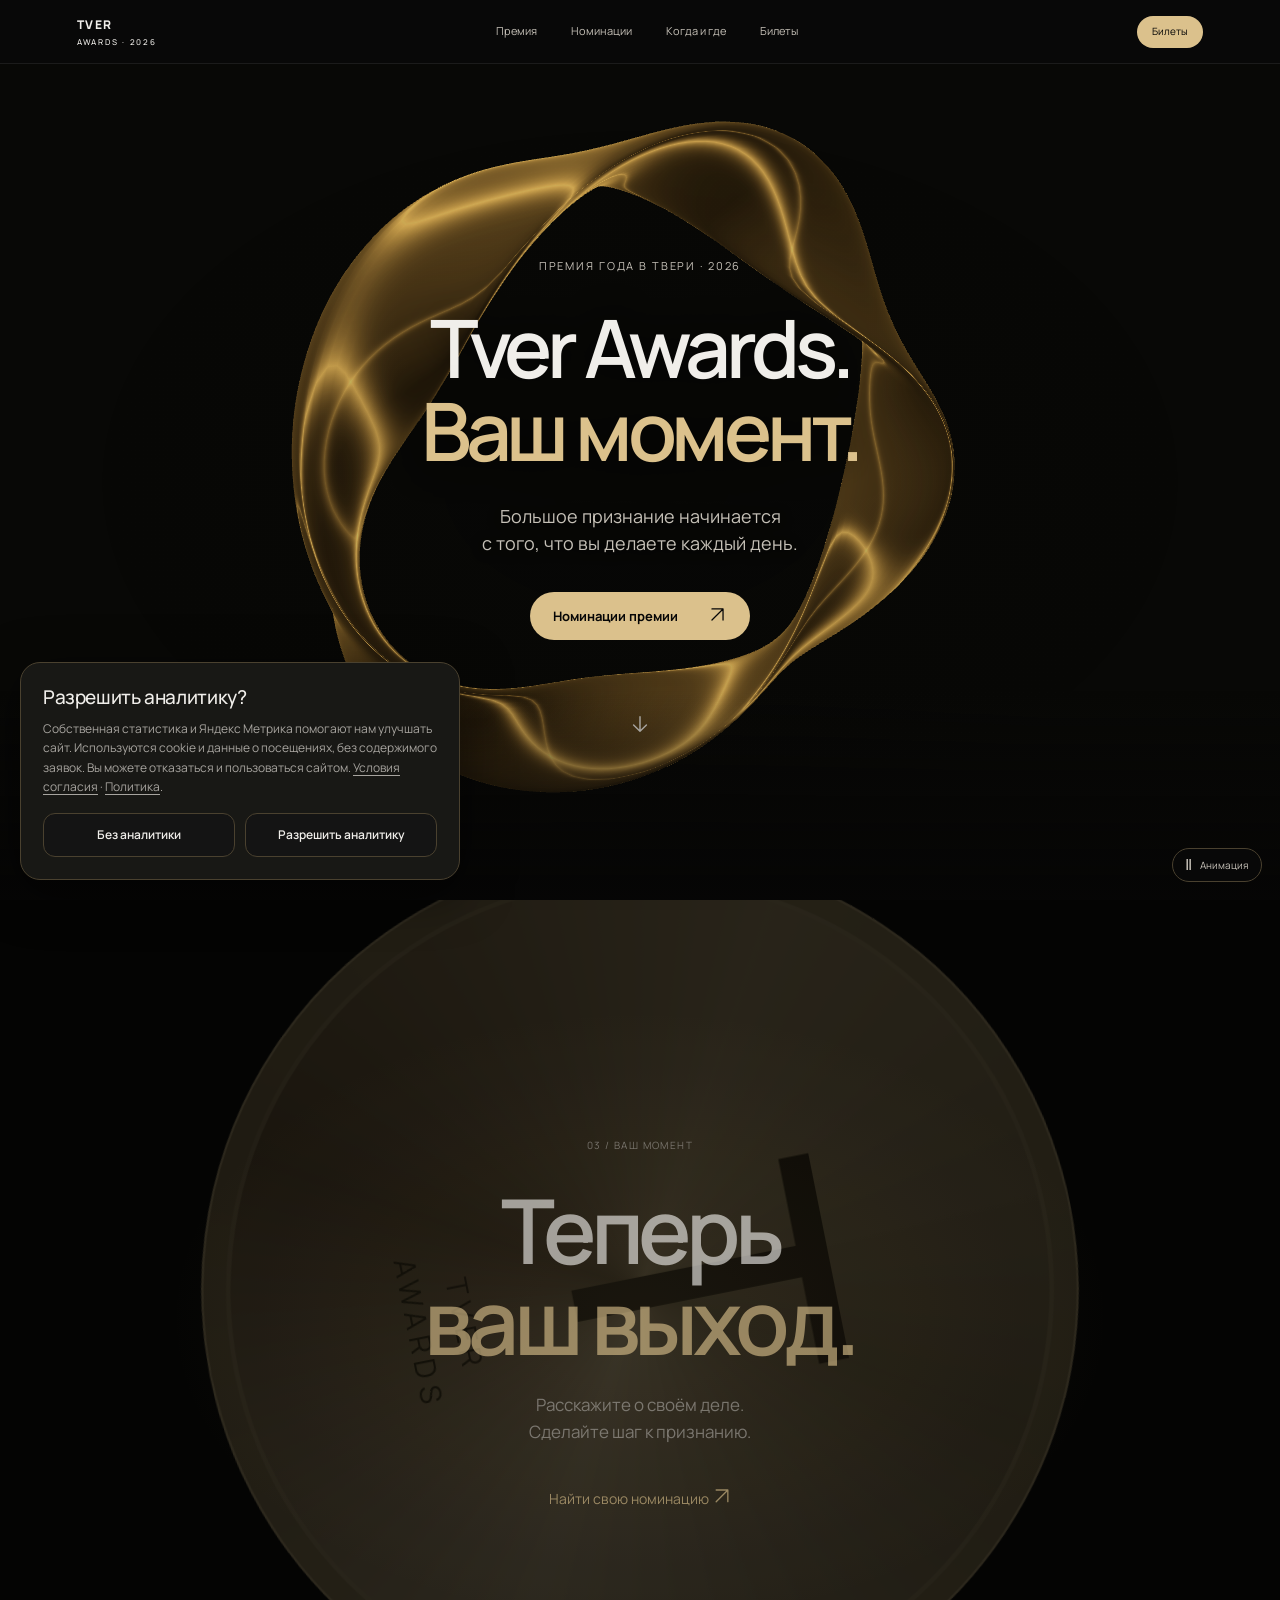
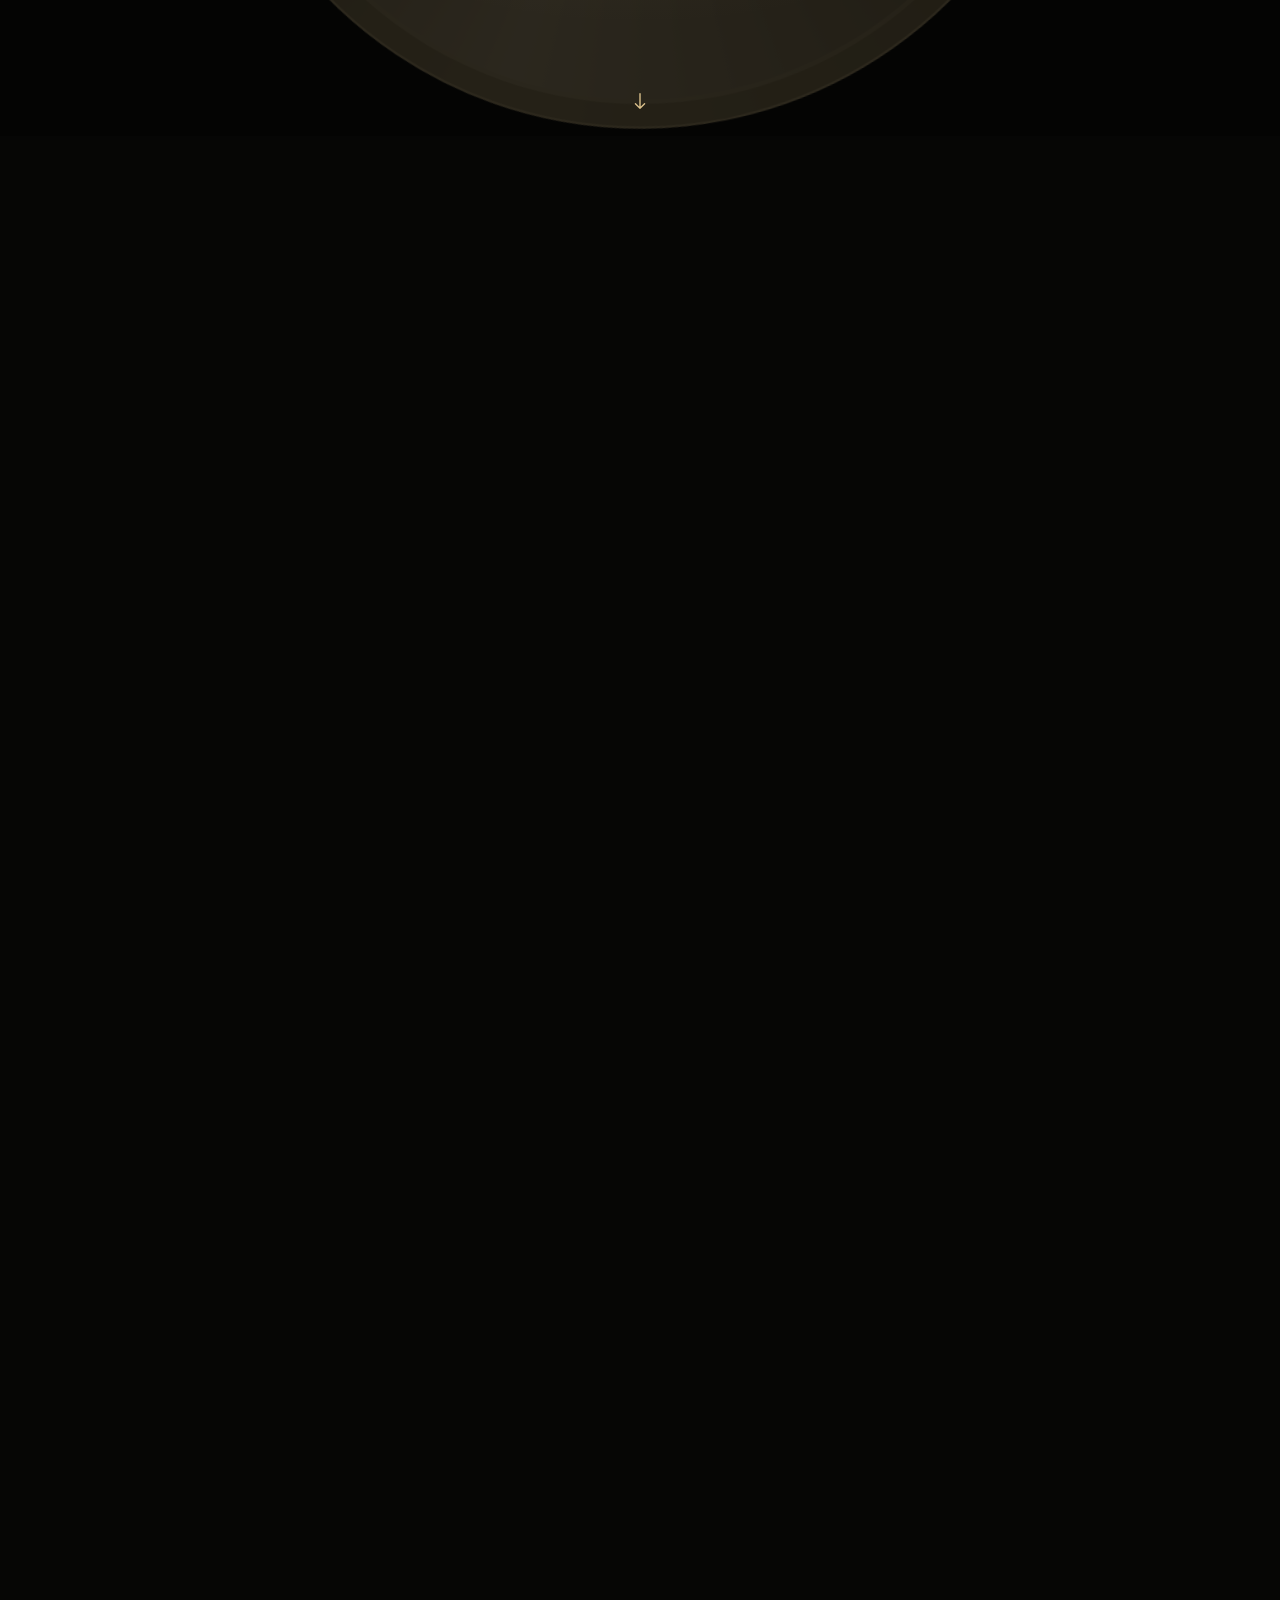
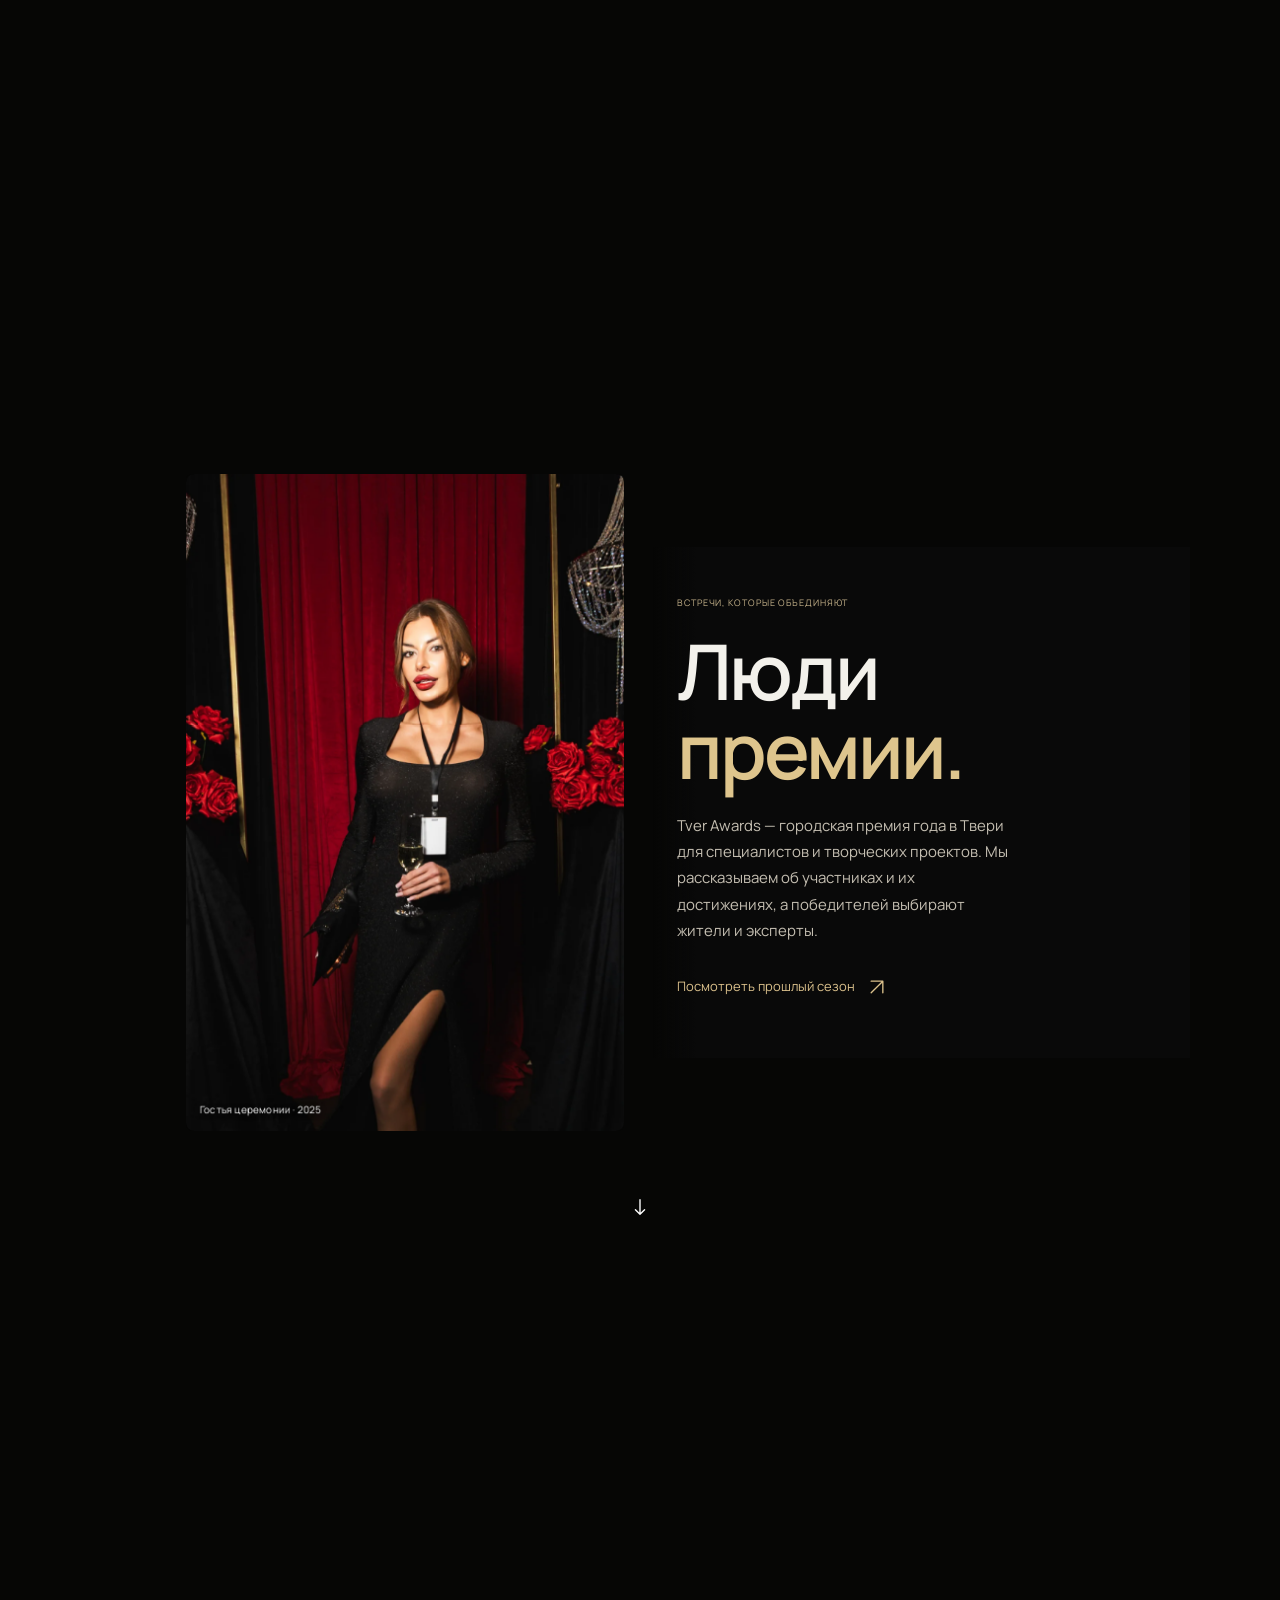
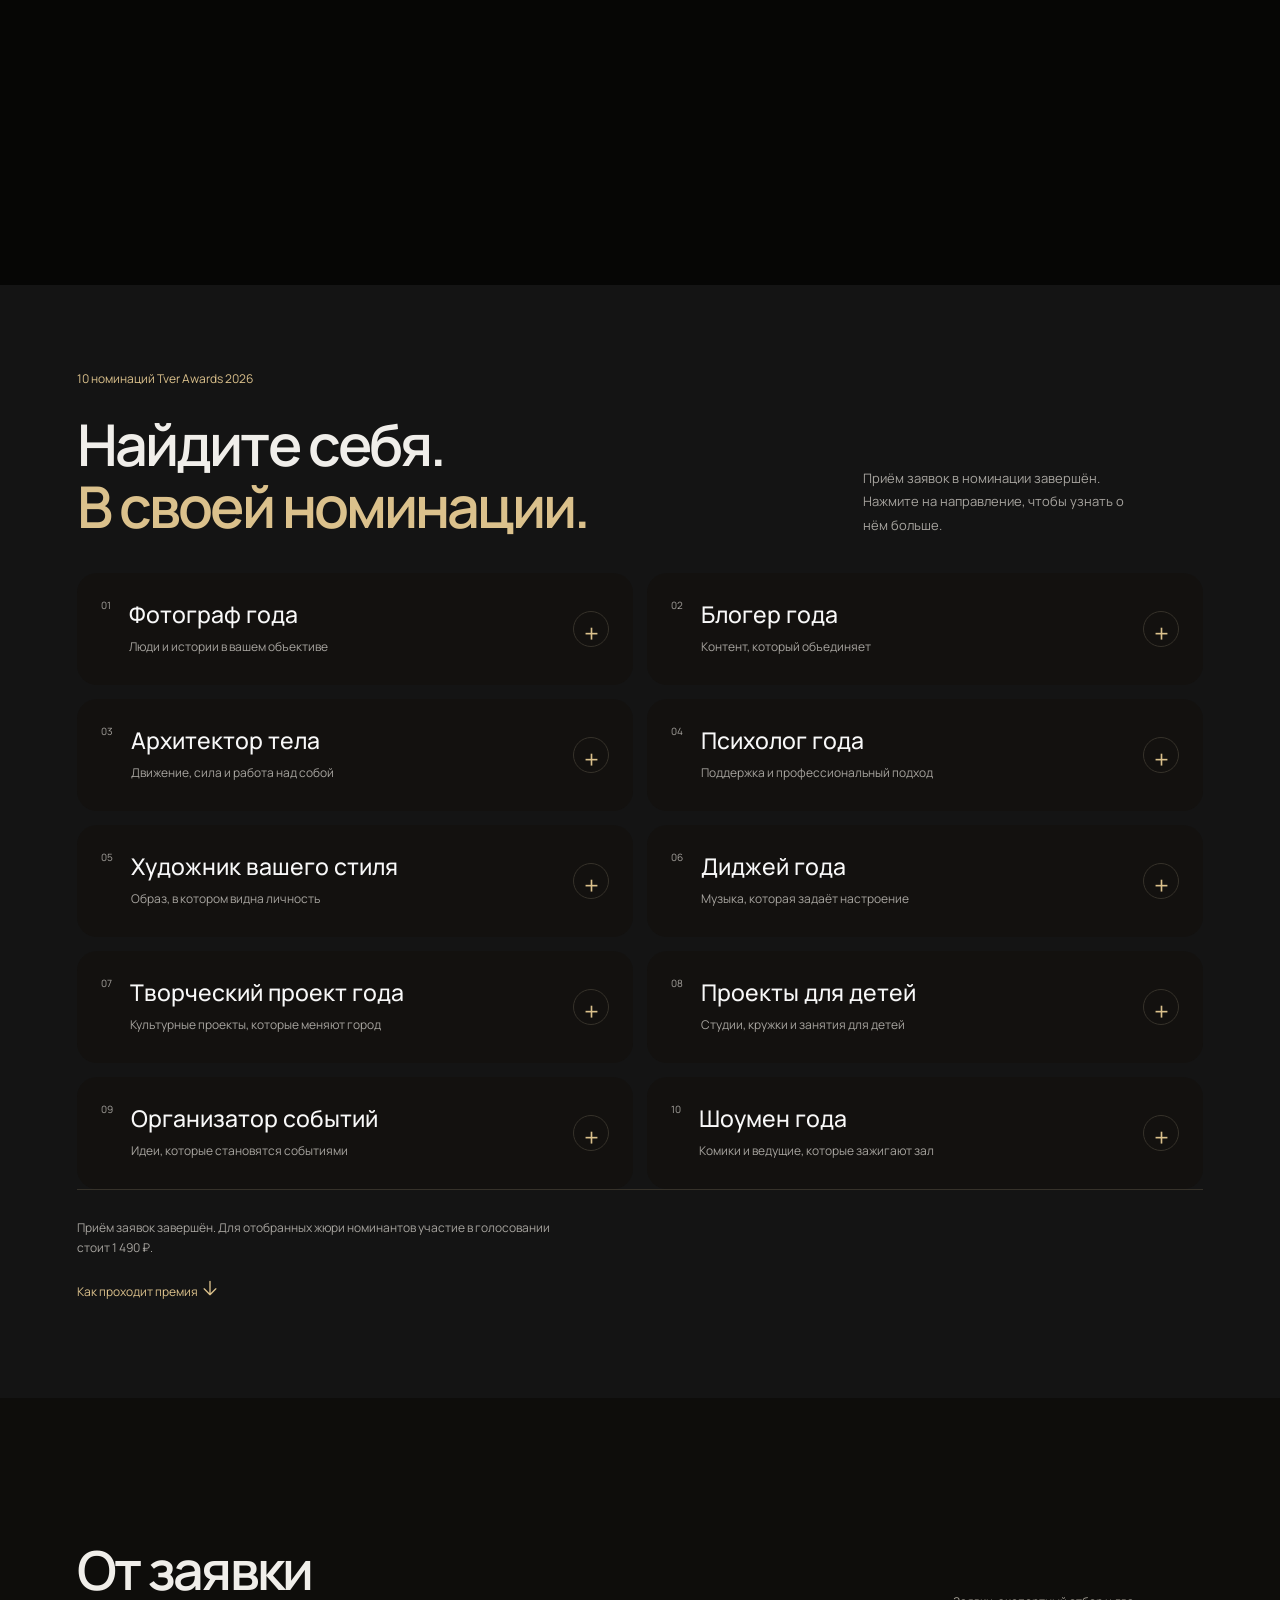
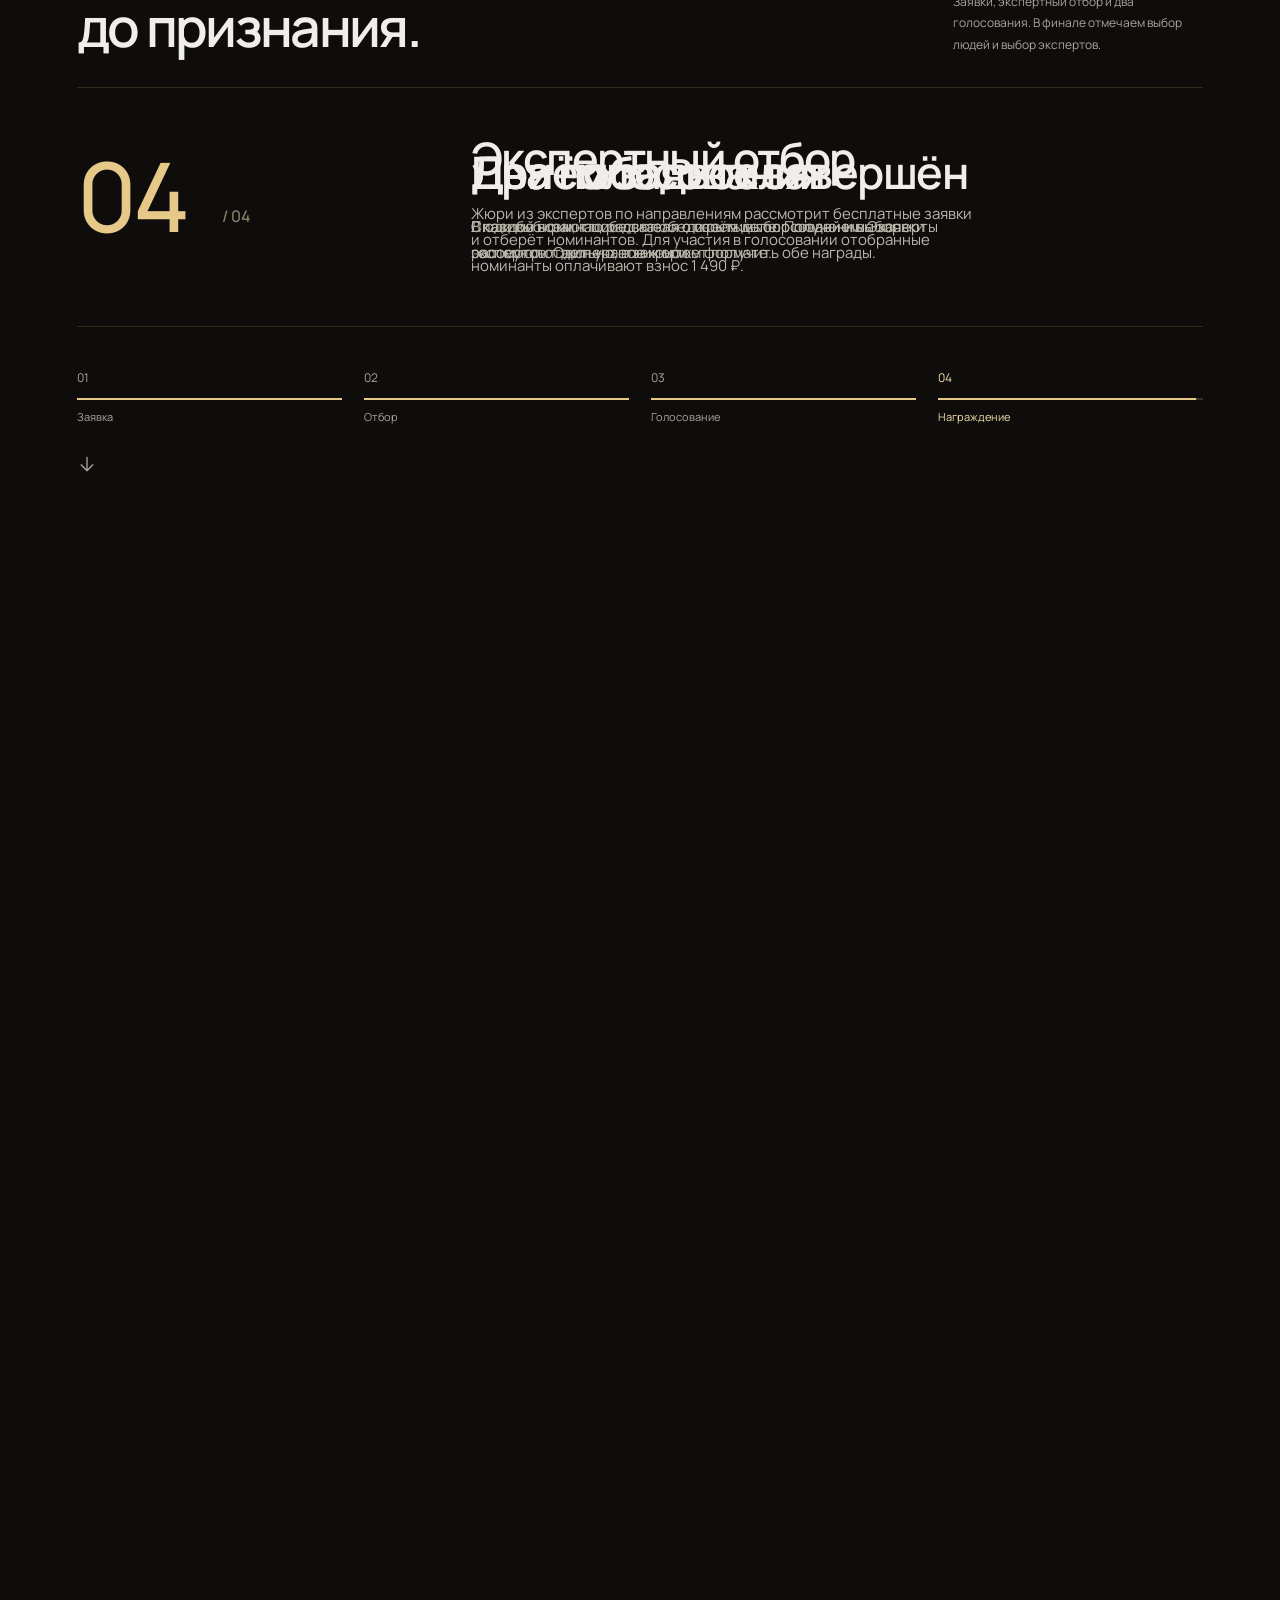
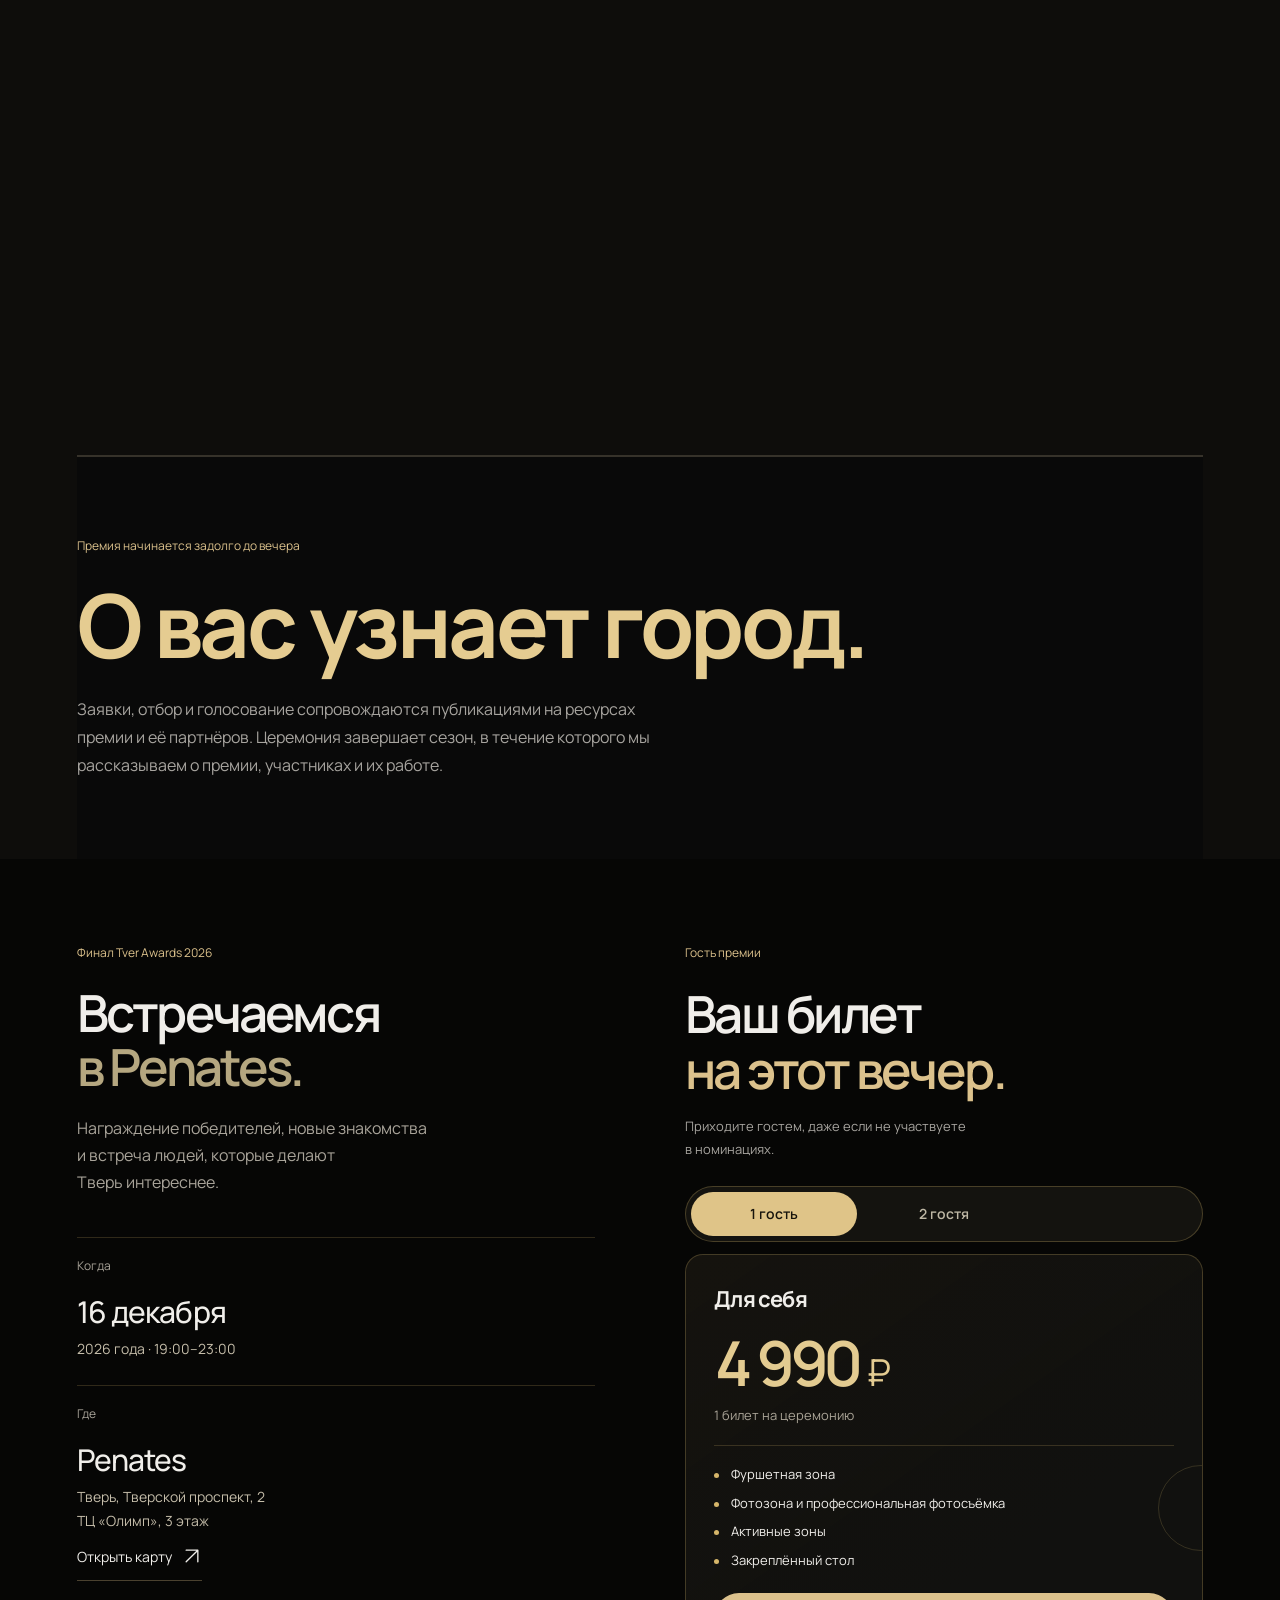
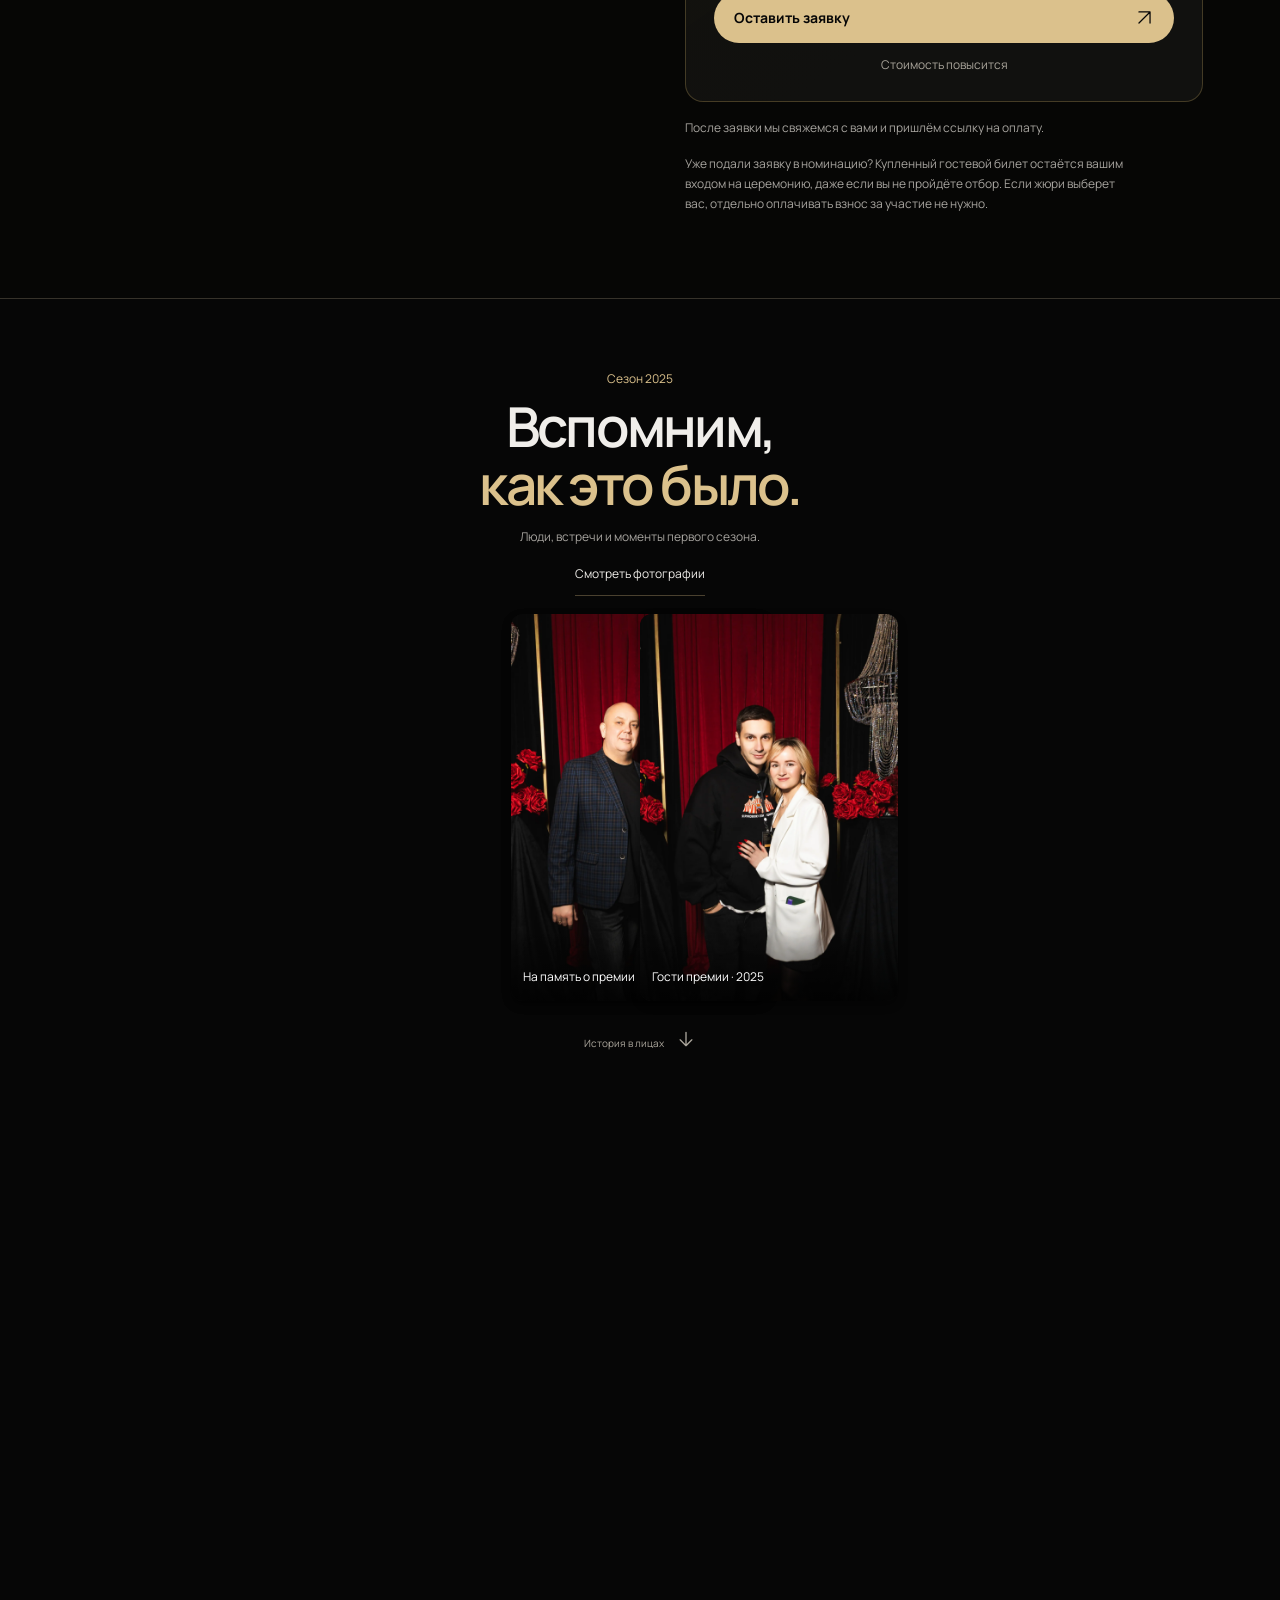
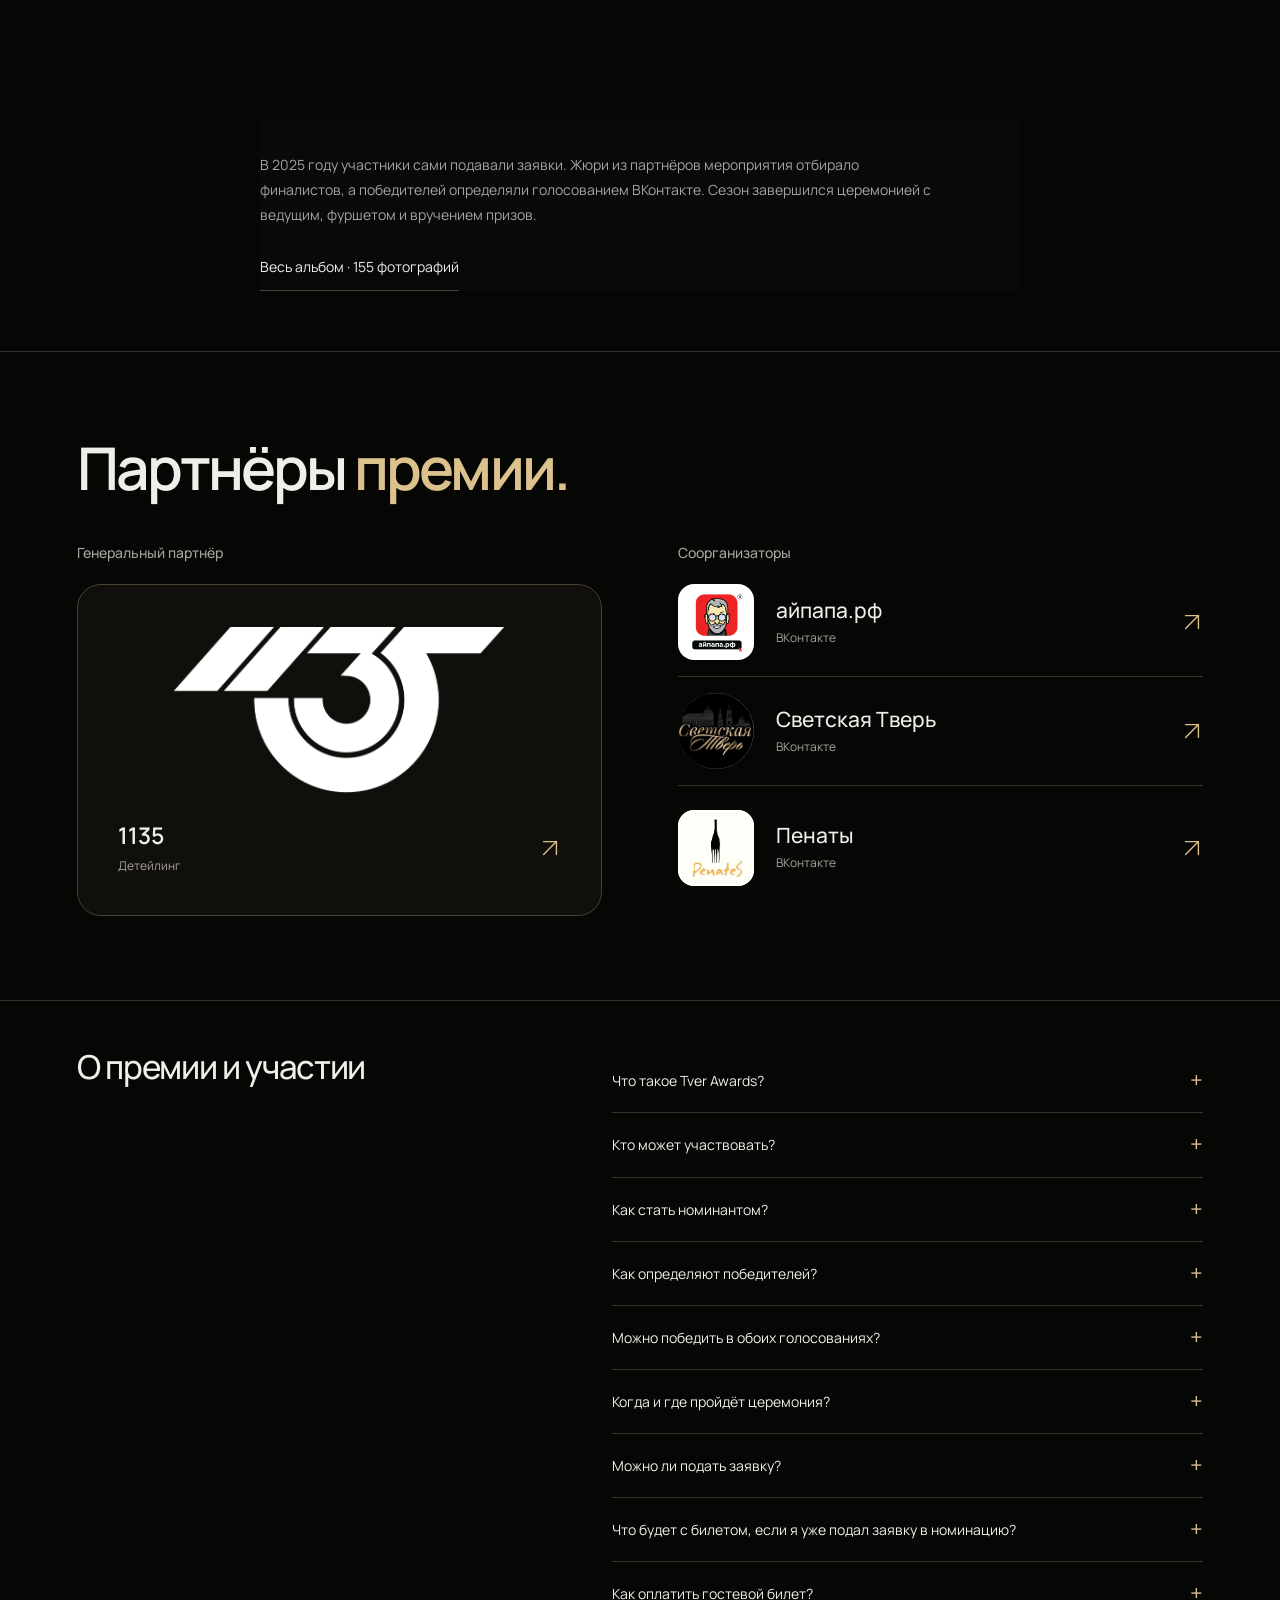
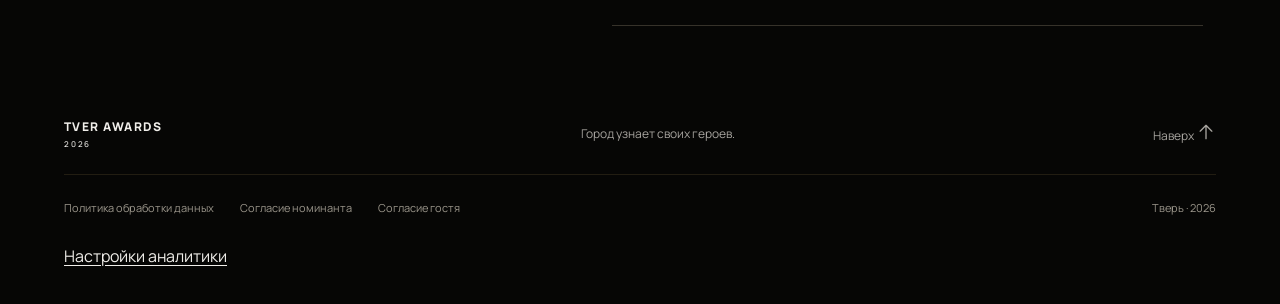
<file: variant-3/index.html>
<!doctype html>
<html lang="ru">
<head>
<meta charset="UTF-8"><meta name="viewport" content="width=device-width, initial-scale=1">
<title>Премия года в Твери — Tver Awards 2026</title>
<meta name="description" content="Tver Awards 2026 — городская премия года в Твери. 10 номинаций, выбор жителей и экспертов. Подайте заявку или приходите на церемонию 16 декабря в Penates.">
<script>if(location.protocol==='http:'&&location.hostname==='tver-awards.ru')location.replace('https://tver-awards.ru'+location.pathname+location.search+location.hash);</script>
<meta name="robots" content="index,follow,max-image-preview:large">
<link rel="canonical" href="https://tver-awards.ru/">
<meta property="og:type" content="website">
<meta property="og:locale" content="ru_RU">
<meta property="og:site_name" content="Tver Awards">
<meta property="og:url" content="https://tver-awards.ru/">
<meta property="og:title" content="Премия года в Твери — Tver Awards 2026">
<meta property="og:description" content="Tver Awards 2026 — городская премия года в Твери. 10 номинаций, выбор жителей и экспертов. Подайте заявку или приходите на церемонию 16 декабря в Penates.">
<meta property="og:image" content="https://tver-awards.ru/photos/6E6A4676.webp">
<meta property="og:image:width" content="1200">
<meta property="og:image:height" content="1800">
<meta property="og:image:alt" content="Гостья церемонии Tver Awards 2025">
<meta name="twitter:card" content="summary_large_image">
<meta name="theme-color" content="#090909">
<link rel="icon" href="data:image/svg+xml,%3Csvg xmlns='http://www.w3.org/2000/svg' viewBox='0 0 64 64'%3E%3Crect width='64' height='64' rx='12' fill='%23090909'/%3E%3Cpath d='M12 48L32 10l20 38H40l-8-17-8 17Z' fill='%23d6b66a'/%3E%3C/svg%3E">
<link rel="stylesheet" href="/variant-3/base.css?v=20261022launch1"><link rel="stylesheet" href="/variant-3/gallery.css?v=20261022launch1"><link rel="stylesheet" href="/variant-3/story.css?v=20261022launch1"><script src="/variant-3/app.js?v=20261125closed1" defer></script><script src="/variant-3/motion-engine.js?v=20261022launch1" defer></script><script src="/variant-3/story.js?v=20261022launch1" defer></script><link rel="stylesheet" href="/variant-3/continuity.css?v=20261022launch1"><script src="/variant-3/ring.js?v=20261022launch1" defer></script><script src="/variant-3/continuity.js?v=20261026partners1" defer></script><script src="/variant-3/icons.js?v=20261022launch1" defer></script><link rel="stylesheet" href="/variant-3/participation.css?v=20261022nominations1"><link rel="stylesheet" href="/variant-3/compact.css?v=20261022launch1"><script src="/variant-3/compact.js?v=20261111prices1" defer></script><link rel="stylesheet" href="/variant-3/restored.css?v=20261022launch1"><link rel="stylesheet" href="/variant-3/motion.css?v=20261022launch1"><script src="/site-config.js?v=20261125closed1" defer></script><script src="/variant-3/form-validation.js?v=20261023nocheck" defer></script><script src="/variant-3/requests.js?v=20261125closed1" defer></script><link rel="stylesheet" href="/variant-3/memory-scene.css?v=20261022launch1"><link rel="stylesheet" href="/variant-3/cinematic.css?v=20261022launch1"><script src="/variant-3/cinematic.js?v=20261022launch1" defer></script><link rel="stylesheet" href="/variant-3/analytics-consent.css?v=20261027consent1"><script src="/variant-3/analytics-consent.js?v=20261103forms1" defer></script><link rel="stylesheet" href="/variant-3/partners.css?v=20261029penates1">
<script type="application/ld+json">{"@context":"https://schema.org","@graph":[{"@type":"WebSite","@id":"https://tver-awards.ru/#website","url":"https://tver-awards.ru/","name":"Tver Awards","alternateName":"Тверь Эвордс","inLanguage":"ru-RU"},{"@type":"Event","@id":"https://tver-awards.ru/#event","name":"Tver Awards 2026 — церемония премии года в Твери","url":"https://tver-awards.ru/","description":"Церемония награждения победителей Tver Awards 2026. Десять номинаций для специалистов и творческих проектов Твери. В каждой номинации отмечаем выбор людей и выбор экспертов.","startDate":"2026-12-16T19:00:00+03:00","endDate":"2026-12-16T23:00:00+03:00","eventStatus":"https://schema.org/EventScheduled","eventAttendanceMode":"https://schema.org/OfflineEventAttendanceMode","image":["https://tver-awards.ru/photos/6E6A4676.webp","https://tver-awards.ru/photos/6E6A4711.webp"],"location":{"@type":"Place","name":"Penates (Пенаты)","address":{"@type":"PostalAddress","streetAddress":"Тверской проспект, 2, ТЦ «Олимп», 3 этаж","addressLocality":"Тверь","addressRegion":"Тверская область","addressCountry":"RU"}},"organizer":{"@type":"Organization","name":"ИП Лебедев Владислав Валерьевич","url":"https://tver-awards.ru/"}}]}</script>
<meta name="google-site-verification" content="hQDJFz3rLdV8tsciXYeJGJTNX1Gy1mduPp4gABZJcs0" />
</head>
<body>
<a class="skip" href="#main">Перейти к содержанию</a>
<div class="reading-progress" aria-hidden="true"></div>
<header class="header">
 <a class="brand" href="#" aria-label="Tver Awards, главная"><span class="brand-symbol" aria-hidden="true">T<span>✦</span></span><span>TVER<small>AWARDS · 2026</small></span></a>
 <nav aria-label="Основная навигация"><a href="#about">Премия</a><a href="#nominations">Номинации</a><a href="#evening">Когда и где</a><a href="#tickets">Билеты</a></nav>
 <a class="header-apply" href="#tickets">Билеты<span class="button-dot" aria-hidden="true"></span></a>
</header>
<button id="motion-toggle" class="motion-toggle" type="button" aria-pressed="false" aria-label="Отключить анимации"><span aria-hidden="true">Ⅱ</span><span class="motion-label">Анимация</span></button>
<main id="main">
<section class="story-intro" aria-labelledby="hero-title"><div class="intro-ring" aria-hidden="true"><canvas id="gold-scene"></canvas><div class="ring-fallback"></div></div><span class="intro-label">ПРЕМИЯ ГОДА В ТВЕРИ · 2026</span><h1 id="hero-title">Tver Awards.<br><span>Ваш момент.</span></h1><p>Большое признание начинается<br>с того, что вы делаете каждый день.</p><a class="button" href="#nominations">Номинации премии <span aria-hidden="true">↗</span></a><span class="intro-scroll"><i aria-hidden="true">↓</i></span></section>
<section class="scroll-story" id="about" aria-label="История премии"><div class="story-screen"><div class="story-halo" aria-hidden="true"></div><div class="story-disc" aria-hidden="true"><span>T</span><small>TVER<br>AWARDS</small></div><div class="story-copy copy-one"><span class="scene-label">01 / ВАШЕ ДЕЛО</span><h2>Вы делаете<br><span>больше.</span></h2><p>Видите иначе. Помогаете людям.<br>Создаёте то, чего раньше не было.</p></div><div class="story-copy copy-two"><span class="scene-label">02 / ВАШ ГОРОД</span><h2>Это замечают.<br><span>Это ценят.</span></h2><p>Tver Awards объединяет людей,<br>которыми гордится город.</p></div><div class="story-copy copy-three"><span class="scene-label">03 / ВАШ МОМЕНТ</span><h2>Теперь<br><span>ваш выход.</span></h2><p>Расскажите о своём деле.<br>Сделайте шаг к признанию.</p><a href="#nominations" class="story-link">Найти свою номинацию ↗</a></div><div class="vertical-scroll-hint"><svg viewBox="0 0 24 24" aria-hidden="true"><path d="M12 4v16m-5-5 5 5 5-5"/></svg></div></div></section>
<section class="memory-story" id="season-2025" aria-labelledby="people-title"><div class="memory-screen"><div class="memory-composition"><figure class="memory-portrait"><img src="/photos/6E6A4676.webp" alt="Гостья Tver Awards 2025 в чёрном вечернем платье у красного занавеса" width="1200" height="1800" loading="lazy"><figcaption>Гостья церемонии · 2025</figcaption></figure><div class="memory-copy"><span class="scene-label">ВСТРЕЧИ, КОТОРЫЕ ОБЪЕДИНЯЮТ</span><h2 id="people-title">Люди <span>премии.</span></h2><p>Tver Awards — городская премия года в Твери для специалистов и творческих проектов. Мы рассказываем об участниках и их достижениях, а победителей выбирают жители и эксперты.</p><a class="story-link" href="#history">Посмотреть прошлый сезон <svg class="arrow-icon" viewBox="0 0 24 24" aria-hidden="true"><path d="M5 19 19 5M5 5h14v14"/></svg></a></div></div><div class="vertical-scroll-hint"><svg viewBox="0 0 24 24" aria-hidden="true"><path d="M12 4v16m-5-5 5 5 5-5"/></svg></div></div></section>

 <section id="nominations" class="nominations section-shell">
  <div class="section-heading"><div><span class="small-label">10 номинаций Tver Awards 2026</span><h2>Найдите себя.<br><span>В своей номинации.</span></h2></div><p>Приём заявок в номинации завершён.<br>Нажмите на направление, чтобы узнать о нём больше.</p></div>
  <div class="nomination-stage"><div class="nomination-list" id="nomination-list"><button type="button" class="nomination-item" data-nomination="photographer" aria-label="О номинации: Фотограф года" aria-haspopup="dialog" aria-controls="nominee-dialog"><span class="nom-mark">01</span><span class="nom-text"><strong>Фотограф года</strong><small>Люди и истории в вашем объективе</small></span><span class="nom-arrow" aria-hidden="true">+</span></button><button type="button" class="nomination-item" data-nomination="blogger" aria-label="О номинации: Блогер года" aria-haspopup="dialog" aria-controls="nominee-dialog"><span class="nom-mark">02</span><span class="nom-text"><strong>Блогер года</strong><small>Контент, который объединяет</small></span><span class="nom-arrow" aria-hidden="true">+</span></button><button type="button" class="nomination-item" data-nomination="body_architect" aria-label="О номинации: Архитектор тела" aria-haspopup="dialog" aria-controls="nominee-dialog"><span class="nom-mark">03</span><span class="nom-text"><strong>Архитектор тела</strong><small>Движение, сила и работа над собой</small></span><span class="nom-arrow" aria-hidden="true">+</span></button><button type="button" class="nomination-item" data-nomination="psychologist" aria-label="О номинации: Психолог года" aria-haspopup="dialog" aria-controls="nominee-dialog"><span class="nom-mark">04</span><span class="nom-text"><strong>Психолог года</strong><small>Поддержка и профессиональный подход</small></span><span class="nom-arrow" aria-hidden="true">+</span></button><button type="button" class="nomination-item" data-nomination="style_artist" aria-label="О номинации: Художник вашего стиля" aria-haspopup="dialog" aria-controls="nominee-dialog"><span class="nom-mark">05</span><span class="nom-text"><strong>Художник вашего стиля</strong><small>Образ, в котором видна личность</small></span><span class="nom-arrow" aria-hidden="true">+</span></button><button type="button" class="nomination-item" data-nomination="dj" aria-label="О номинации: Диджей года" aria-haspopup="dialog" aria-controls="nominee-dialog"><span class="nom-mark">06</span><span class="nom-text"><strong>Диджей года</strong><small>Музыка, которая задаёт настроение</small></span><span class="nom-arrow" aria-hidden="true">+</span></button><button type="button" class="nomination-item" data-nomination="creative_project" aria-label="О номинации: Творческий проект года" aria-haspopup="dialog" aria-controls="nominee-dialog"><span class="nom-mark">07</span><span class="nom-text"><strong>Творческий проект года</strong><small>Культурные проекты, которые меняют город</small></span><span class="nom-arrow" aria-hidden="true">+</span></button><button type="button" class="nomination-item" data-nomination="children_projects" aria-label="О номинации: Проекты для детей" aria-haspopup="dialog" aria-controls="nominee-dialog"><span class="nom-mark">08</span><span class="nom-text"><strong>Проекты для детей</strong><small>Студии, кружки и занятия для детей</small></span><span class="nom-arrow" aria-hidden="true">+</span></button><button type="button" class="nomination-item" data-nomination="event_organizer" aria-label="О номинации: Организатор событий" aria-haspopup="dialog" aria-controls="nominee-dialog"><span class="nom-mark">09</span><span class="nom-text"><strong>Организатор событий</strong><small>Идеи, которые становятся событиями</small></span><span class="nom-arrow" aria-hidden="true">+</span></button><button type="button" class="nomination-item" data-nomination="comedian" aria-label="О номинации: Шоумен года" aria-haspopup="dialog" aria-controls="nominee-dialog"><span class="nom-mark">10</span><span class="nom-text"><strong>Шоумен года</strong><small>Комики и ведущие, которые зажигают зал</small></span><span class="nom-arrow" aria-hidden="true">+</span></button></div><div class="nomination-visual" aria-hidden="true"><span class="visual-top">В ЦЕНТРЕ ВНИМАНИЯ</span><div class="nomination-constellation"><span>✦</span><i></i><i></i><i></i></div><span class="visual-name">Ваше дело.<br>Ваше признание.</span><span class="visual-bottom">TVER AWARDS / 2026</span></div></div>
  <p class="section-footnote">Приём заявок завершён. Для отобранных жюри номинантов участие в голосовании стоит 1 490 ₽. <a class="story-link" href="#process">Как проходит премия ↓</a></p>
 </section>

 <section class="process section-shell" id="process"><div class="process-screen"><div class="section-heading"><h2>От заявки<br>до признания.</h2><p>Заявки, экспертный отбор и два голосования. В финале отмечаем выбор людей и выбор экспертов.</p></div>
  <div class="process-stage"><div class="process-count" aria-hidden="true">01</div><ol class="steps"><li><span class="step-number">01</span><h3>Приём заявок завершён</h3><p>Спасибо всем, кто рассказал о своём деле. Полученные заявки рассмотрит экспертное жюри.</p></li><li><span class="step-number">02</span><h3>Экспертный отбор</h3><p>Жюри из экспертов по направлениям рассмотрит бесплатные заявки и отберёт номинантов. Для участия в голосовании отобранные номинанты оплачивают взнос 1 490 ₽.</p></li><li><span class="step-number">03</span><h3>Два голосования</h3><p>Люди выбирают победителя открытым голосованием. Эксперты голосуют отдельно, в закрытом формате.</p></li><li><span class="step-number">04</span><h3>Два победителя</h3><p>В каждой номинации два победителя: выбор людей и выбор экспертов. Один участник может получить обе награды.</p></li></ol></div><div class="process-navigation" aria-label="Этапы премии"><button type="button" data-stage="0" aria-label="Этап 1: Заявка"><span>01</span><i aria-hidden="true"></i><small>Заявка</small></button><button type="button" data-stage="1" aria-label="Этап 2: Экспертный отбор"><span>02</span><i aria-hidden="true"></i><small>Отбор</small></button><button type="button" data-stage="2" aria-label="Этап 3: Два голосования"><span>03</span><i aria-hidden="true"></i><small>Голосование</small></button><button type="button" data-stage="3" aria-label="Этап 4: Награждение победителей"><span>04</span><i aria-hidden="true"></i><small>Награждение</small></button></div><span class="process-scroll"><span aria-hidden="true">↓</span></span></div><div class="media-note"><span class="small-label">Премия начинается задолго до вечера</span><h3 aria-label="О вас узнает город."><span aria-hidden="true">О вас</span> <span aria-hidden="true">узнает</span> <span aria-hidden="true">город.</span></h3><p>Заявки, отбор и голосование сопровождаются публикациями на ресурсах премии и её партнёров. Церемония завершает сезон, в течение которого мы рассказываем о премии, участниках и их работе.</p></div>
 </section>
 <div class="visit-block"><section id="evening" class="evening section-shell"><div class="evening-heading reveal-block"><span class="small-label">Финал Tver Awards 2026</span><h2>Встречаемся<br><span>в Penates.</span></h2><p>Награждение победителей, новые знакомства и встреча людей, которые делают Тверь интереснее.</p></div><div class="event-details reveal-block"><div><span>Когда</span><strong>16 декабря</strong><p>2026 года · 19:00–23:00</p></div><div><span>Где</span><strong>Penates</strong><p>Тверь, Тверской проспект, 2<br>ТЦ «Олимп», 3 этаж</p><a class="text-button" href="https://yandex.ru/maps/?text=Penates%20Тверь%20Тверской%20проспект%202" target="_blank" rel="noopener noreferrer">Открыть карту <svg class="arrow-icon" viewBox="0 0 24 24" aria-hidden="true"><path d="M5 19 19 5M5 5h14v14"/></svg></a></div></div></section>
<section id="tickets" class="tickets section-shell"><div class="section-heading"><div><span class="small-label">Гость премии</span><h2>Ваш билет<br><span>на этот вечер.</span></h2></div><p>Приходите гостем, даже если не участвуете в номинациях.</p></div><div class="ticket-picker"><div class="ticket-tabs" role="tablist" aria-label="Количество гостей"><button type="button" role="tab" id="ticket-tab-single" aria-selected="true" aria-controls="ticket-panel" data-plan="single">1 гость</button><button type="button" role="tab" id="ticket-tab-pair" aria-selected="false" aria-controls="ticket-panel" tabindex="-1" data-plan="pair">2 гостя</button></div><div class="ticket-option" id="ticket-panel" role="tabpanel" aria-labelledby="ticket-tab-single" tabindex="0"><div class="ticket-summary" aria-live="polite" aria-atomic="true"><h3 id="ticket-title">Для себя</h3><p class="ticket-price"><span id="ticket-amount">4 990</span> <span class="currency">₽</span></p><p class="ticket-quantity" id="ticket-quantity">1 билет на церемонию</p></div><ul class="ticket-includes"><li>Фуршетная зона</li><li>Фотозона и профессиональная фотосъёмка</li><li>Активные зоны</li><li>Закреплённый стол</li></ul><button type="button" class="button" id="ticket-request" aria-haspopup="dialog" aria-controls="guest-dialog">Оставить заявку <svg class="arrow-icon" viewBox="0 0 24 24" aria-hidden="true"><path d="M5 19 19 5M5 5h14v14"/></svg></button><p class="ticket-note">Стоимость повысится</p></div></div><p class="ticket-explainer">После заявки мы свяжемся с вами и пришлём ссылку на оплату.</p><p class="ticket-explainer">Уже подали заявку в номинацию? Купленный гостевой билет остаётся вашим входом на церемонию, даже если вы не пройдёте отбор. Если жюри выберет вас, отдельно оплачивать взнос за участие не нужно.</p></section>

 </div>
<section id="history" class="history section-shell"><div class="history-screen"><div class="history-title"><span class="small-label">Сезон 2025</span><h2>Вспомним,<br><span>как это было.</span></h2><p>Люди, встречи и моменты первого сезона.</p><button class="text-button" id="archive-button" type="button">Смотреть фотографии</button></div><div class="history-gallery" aria-label="Моменты премии 2025"><button class="gallery-trigger" data-photo="7" type="button" aria-label="Открыть фото: Гостья в чёрном наряде у красного занавеса"><img src="/photos/6E6A4676.webp" alt="Гостья в чёрном наряде у красного занавеса" width="1200" height="1800" loading="lazy"><span>Детали вечера</span></button><button class="archive-feature gallery-trigger" data-photo="8" type="button" aria-label="Открыть фото: двое гостей премии"><img src="/photos/6E6A4711.webp" alt="Двое гостей премии у красного занавеса" width="1200" height="1800" loading="lazy"><span>Гости премии · 2025</span></button><button class="gallery-trigger" data-photo="9" type="button" aria-label="Открыть фото: Двое гостей в вечерних нарядах у фотозоны"><img src="/photos/6E6A4650.webp" alt="Двое гостей в вечерних нарядах у фотозоны" width="1200" height="1800" loading="lazy"><span>На память о премии</span></button></div><span class="history-scroll">История в лицах <span aria-hidden="true">↓</span></span></div><div class="archive-bottom"><p>В 2025 году участники сами подавали заявки. Жюри из партнёров мероприятия отбирало финалистов, а победителей определяли голосованием ВКонтакте. Сезон завершился церемонией с ведущим, фуршетом и вручением призов.</p><a class="text-button" href="https://disk.yandex.ru/d/PMvSf7UAcv-mTQ" target="_blank" rel="noopener noreferrer">Весь альбом · 155 фотографий</a></div></section>
<section id="partners" class="partners section-shell" aria-labelledby="partners-title">
<div class="section-heading"><h2 id="partners-title">Партнёры <span>премии.</span></h2></div>
<div class="partners-layout">
<div class="partners-general"><h3 class="partners-role">Генеральный партнёр</h3>
<a class="partner-feature partner-link" href="https://vk.ru/detailing1135" target="_blank" rel="noopener noreferrer" aria-label="1135, генеральный партнёр. Открыть ВКонтакте">
<img class="partner-general-logo" src="/assets/partners/detailing1135.png" width="1371" height="688" alt="1135" loading="lazy" decoding="async">
<div class="partner-caption"><span><strong>1135</strong><small>Детейлинг</small></span><svg class="arrow-icon" viewBox="0 0 24 24" aria-hidden="true"><path d="M5 19 19 5M5 5h14v14"/></svg></div></a></div>
<div class="partners-organizers"><h3 class="partners-role">Соорганизаторы</h3><div class="partner-list">
<a class="partner-row partner-link" href="https://vk.ru/ipapatver" target="_blank" rel="noopener noreferrer" aria-label="айпапа.рф, соорганизатор. Открыть ВКонтакте"><span class="partner-logo partner-logo--ipapa"><img src="/assets/partners/ipapa.png" alt="" loading="lazy" decoding="async"></span><span class="partner-name"><strong>айпапа.рф</strong><small>ВКонтакте</small></span><svg class="arrow-icon" viewBox="0 0 24 24" aria-hidden="true"><path d="M5 19 19 5M5 5h14v14"/></svg></a>
<a class="partner-row partner-link" href="https://vk.ru/svetskayatver" target="_blank" rel="noopener noreferrer" aria-label="Светская Тверь, соорганизатор. Открыть ВКонтакте"><span class="partner-logo partner-logo--society"><img src="/assets/partners/svetskaya-tver.jpg" alt="" loading="lazy" decoding="async"></span><span class="partner-name"><strong>Светская Тверь</strong><small>ВКонтакте</small></span><svg class="arrow-icon" viewBox="0 0 24 24" aria-hidden="true"><path d="M5 19 19 5M5 5h14v14"/></svg></a>
<a class="partner-row partner-link" href="https://vk.ru/penats" target="_blank" rel="noopener noreferrer" aria-label="Пенаты, соорганизатор. Открыть ВКонтакте"><span class="partner-logo partner-logo--penates"><img src="/assets/partners/penates-20261029.jpg" alt="" loading="lazy" decoding="async"></span><span class="partner-name"><strong>Пенаты</strong><small>ВКонтакте</small></span><svg class="arrow-icon" viewBox="0 0 24 24" aria-hidden="true"><path d="M5 19 19 5M5 5h14v14"/></svg></a>
</div></div></div></section>
<section class="questions section-shell"><h2>О премии и участии</h2><div><details><summary>Что такое Tver Awards?<span aria-hidden="true">+</span></summary><p>Tver Awards — городская премия года в Твери, которая знакомит жителей со специалистами и творческими проектами города. Участники подают заявки, эксперты отбирают номинантов, затем проходят открытое голосование людей и закрытое голосование экспертов. Финал сезона 2026 — церемония награждения 16 декабря в Penates.</p></details><details><summary>Кто может участвовать?<span aria-hidden="true">+</span></summary><p>Премия посвящена специалистам и творческим проектам, связанным с Тверью. Приём заявок в сезоне 2026 завершён. Экспертное жюри рассмотрит полученные заявки и отберёт номинантов.</p></details><details><summary>Как стать номинантом?<span aria-hidden="true">+</span></summary><p>Приём новых заявок завершён. Жюри из экспертов по соответствующему направлению рассмотрит полученные заявки и отберёт номинантов для голосования. О результатах сообщим отдельно.</p></details><details><summary>Как определяют победителей?<span aria-hidden="true">+</span></summary><p>После отбора проходят два отдельных голосования: открытое голосование людей и закрытое голосование экспертов. В каждой номинации определяются два победителя: по мнению людей и по мнению экспертов. Результаты объявим на церемонии.</p></details><details><summary>Можно победить в обоих голосованиях?<span aria-hidden="true">+</span></summary><p>Да. Один и тот же номинант может стать победителем и по мнению людей, и по мнению экспертов. В таком случае обе награды получает один участник.</p></details><details><summary>Когда и где пройдёт церемония?<span aria-hidden="true">+</span></summary><p>16 декабря 2026 года, с 19:00 до 23:00, в Penates: Тверь, Тверской проспект, 2, ТЦ «Олимп», 3 этаж.</p></details><details><summary>Можно ли подать заявку?<span aria-hidden="true">+</span></summary><p>Приём заявок в номинации завершён. Заявки на гостевые билеты остаются открытыми: выберите тариф и заполните форму. После отправки появится номер заявки.</p></details><details><summary>Что будет с билетом, если я уже подал заявку в номинацию?<span aria-hidden="true">+</span></summary><p>Вы можете купить гостевой билет до решения жюри. Если вас отберут в номинанты, отдельно оплачивать взнос за участие не нужно. Если не пройдёте отбор, билет позволит вам посетить церемонию как гостю. Покупка билета не влияет на решение жюри.</p></details><details><summary>Как оплатить гостевой билет?<span aria-hidden="true">+</span></summary><p>Выберите тариф и оставьте заявку. Организатор свяжется с вами и пришлёт ссылку на оплату. Деньги на сайте не списываются.</p></details></div></section>
</main><dialog class="request-dialog" id="nominee-dialog" aria-labelledby="nominee-dialog-title" aria-describedby="nominee-dialog-desc"><div class="request-dialog-header"><div><span class="dialog-eyebrow">TVER AWARDS · 2026</span><h2 id="nominee-dialog-title">Заявка в номинацию</h2></div><button class="request-close" type="button" aria-label="Закрыть форму"><svg viewBox="0 0 24 24" aria-hidden="true"><path d="m6 6 12 12M18 6 6 18"/></svg></button></div><div class="request-dialog-body"><p id="nominee-dialog-desc">Расскажите о своём деле и добавьте ссылки на работы. Экспертное жюри рассмотрит заявку и решит, включить ли вас в число номинантов.</p><p class="availability" data-form-availability role="status">Для отправки заявки включите JavaScript и откройте сайт по HTTPS.</p><div id="nomination-preview" class="nomination-preview"><h3>Приём заявок завершён</h3><p>Спасибо за интерес к Tver Awards 2026. Новые заявки в номинации больше не принимаются. Полученные заявки рассмотрит экспертное жюри.</p><p>Вы можете прийти на церемонию как гость.</p><button id="nomination-continue" type="button" hidden disabled>Приём завершён</button></div><form hidden id="application-form" class="application-form" data-request-type="nominee" method="post" action="/api/applications"><fieldset class="request-fields" disabled>
<label>Номинация *<select id="nomination" name="nomination" required><option value="">Выберите направление</option></select></label>
<div class="form-row"><label>Фамилия *<input name="lastName" autocomplete="family-name" required minlength="2" maxlength="80" placeholder="Иванов"></label><label>Имя *<input name="firstName" autocomplete="given-name" required minlength="2" maxlength="80" placeholder="Иван"></label></div>
<label>Отчество <span class="optional">если есть</span><input name="middleName" autocomplete="additional-name" maxlength="80" placeholder="Иванович"></label>
<label>Номер телефона *<input name="phone" type="tel" autocomplete="tel" inputmode="tel" required minlength="18" maxlength="18" placeholder="+7 (___) ___-__-__"></label>
<label>Почему именно вы должны стать номинантом? *<textarea name="achievements" rows="4" required minlength="30" maxlength="2000" placeholder="Расскажите о результатах, проектах и о том, чем ваша работа полезна людям. От 30 символов."></textarea><span class="char-count"><span id="character-count">0</span> / 2 000</span></label>
<label>Социальные сети и ваши работы *<textarea class="social-links" name="socialLinks" required rows="2" maxlength="2500" placeholder="Например, @username в Telegram или ссылка на страницу"></textarea><span class="field-help">Можно указать ник, название аккаунта или ссылку.</span></label>
<div class="form-trap" aria-hidden="true"><label>Не заполняйте это поле<input name="website" tabindex="-1" autocomplete="off"></label></div><label class="check-label"><input name="consent" type="checkbox" required value="yes"><span>Даю <a href="/consent-nominee.html" target="_blank" rel="noopener">согласие на обработку персональных данных</a> для рассмотрения этой заявки.</span></label><label class="check-label optional-updates"><input name="seasonUpdates" type="checkbox" value="yes"><span>Хочу получать уведомления о следующих сезонах Tver Awards и даю <a href="/consent-updates.html" target="_blank" rel="noopener">отдельное согласие на обработку контактов</a>. Необязательно, без рекламы.</span></label><p class="privacy-note">Как мы работаем с данными: <a href="/privacy.html" target="_blank" rel="noopener">политика обработки персональных данных</a>.</p><button class="button button-dark" type="submit" id="submit-button">Отправить заявку <svg class="arrow-icon" viewBox="0 0 24 24" aria-hidden="true"><path d="M5 19 19 5M5 5h14v14"/></svg></button></fieldset><p class="form-message" id="form-message" role="status" aria-live="polite"></p></form><p class="dialog-footnote">Заявка в номинацию не является заявкой на гостевой билет.</p></div></dialog><dialog class="request-dialog" id="guest-dialog" aria-labelledby="guest-dialog-title" aria-describedby="guest-dialog-desc"><div class="request-dialog-header"><div><span class="dialog-eyebrow">TVER AWARDS · 2026</span><h2 id="guest-dialog-title">Гостевой билет</h2></div><button class="request-close" type="button" aria-label="Закрыть форму"><svg viewBox="0 0 24 24" aria-hidden="true"><path d="m6 6 12 12M18 6 6 18"/></svg></button></div><div class="request-dialog-body"><p id="guest-dialog-desc">Мы свяжемся с вами, уточним детали и пришлём ссылку на оплату.</p><p class="availability" data-form-availability role="status">Для отправки заявки включите JavaScript и откройте сайт по HTTPS.</p><form id="guest-form" class="application-form" data-request-type="guest" method="post" action="/api/applications"><fieldset class="request-fields" disabled>
<label>Ваш билет *<select id="ticket-plan" name="ticketPlan" required><option value="single">Для себя · 1 билет · 4 990 ₽</option><option value="pair">Вдвоём · 2 билета · 8 490 ₽</option></select></label>
<label>Имя и фамилия *<input name="fullName" autocomplete="name" required minlength="3" maxlength="160" placeholder="Как к вам обращаться"></label>
<label>Номер телефона *<input name="phone" type="tel" autocomplete="tel" inputmode="tel" required minlength="18" maxlength="18" placeholder="+7 (___) ___-__-__"></label>
<label>Комментарий <span class="optional">необязательно</span><textarea name="comment" rows="2" maxlength="1000" placeholder="Вопросы или пожелания по размещению"></textarea></label>
<div class="form-trap" aria-hidden="true"><label>Не заполняйте это поле<input name="website" tabindex="-1" autocomplete="off"></label></div><label class="check-label"><input name="consent" type="checkbox" required value="yes"><span>Даю <a href="/consent-guest.html" target="_blank" rel="noopener">согласие на обработку персональных данных</a> для рассмотрения этой заявки.</span></label><label class="check-label optional-updates"><input name="seasonUpdates" type="checkbox" value="yes"><span>Хочу получать уведомления о следующих сезонах Tver Awards и даю <a href="/consent-updates.html" target="_blank" rel="noopener">отдельное согласие на обработку контактов</a>. Необязательно, без рекламы.</span></label><p class="privacy-note">Как мы работаем с данными: <a href="/privacy.html" target="_blank" rel="noopener">политика обработки персональных данных</a>.</p><button class="button button-dark" type="submit">Оставить заявку на билет <svg class="arrow-icon" viewBox="0 0 24 24" aria-hidden="true"><path d="M5 19 19 5M5 5h14v14"/></svg></button></fieldset><p class="form-message" role="status" aria-live="polite"></p></form><p class="dialog-footnote">Это заявка, не оплата и не бронь. Для двух билетов достаточно одного контакта.</p></div></dialog>
<div class="final-word" aria-hidden="true">TVER AWARDS<span>✦</span></div><footer class="footer"><a class="brand" href="#"><span class="brand-symbol" aria-hidden="true">T</span><span>TVER AWARDS<small>2026</small></span></a><p>Город узнает своих героев.</p><a href="#main">Наверх ↑</a><div class="footer-legal"><a href="/privacy.html">Политика обработки данных</a><a href="/consent-nominee.html">Согласие номинанта</a><a href="/consent-guest.html">Согласие гостя</a><span>Тверь · 2026</span></div><button class="analytics-settings" id="analytics-settings" type="button" aria-controls="analytics-consent">Настройки аналитики</button></footer>
<dialog id="archive-dialog" class="photo-dialog" aria-labelledby="gallery-title"><div class="gallery-toolbar"><h2 id="gallery-title">Tver Awards · 2025</h2><button class="dialog-close" aria-label="Закрыть фотографии" type="button">×</button></div><div class="gallery-frame"><img id="gallery-image" alt=""><p id="gallery-error" hidden>Не удалось открыть фотографию. Попробуйте следующий кадр или полный альбом.</p></div><div class="gallery-controls"><button id="gallery-prev" type="button" aria-label="Предыдущая фотография">Назад</button><span id="gallery-caption" role="status" aria-live="polite"></span><button id="gallery-next" type="button" aria-label="Следующая фотография">Далее</button></div><a class="gallery-source" href="https://disk.yandex.ru/d/PMvSf7UAcv-mTQ" target="_blank" rel="noopener noreferrer">Открыть полный альбом на Яндекс Диске</a></dialog>
<section class="analytics-consent" id="analytics-consent" aria-labelledby="analytics-title" hidden><h2 id="analytics-title">Разрешить аналитику?</h2><p>Собственная статистика и Яндекс Метрика помогают нам улучшать сайт. Используются cookie и данные о посещениях, без содержимого заявок. Вы можете отказаться и пользоваться сайтом. <a href="/consent-analytics.html" target="_blank" rel="noopener">Условия согласия</a> · <a href="/privacy.html#analytics" target="_blank" rel="noopener">Политика</a>.</p><div class="analytics-actions"><button type="button" id="analytics-decline">Без аналитики</button><button type="button" id="analytics-accept">Разрешить аналитику</button></div></section>
</body></html>
</file>
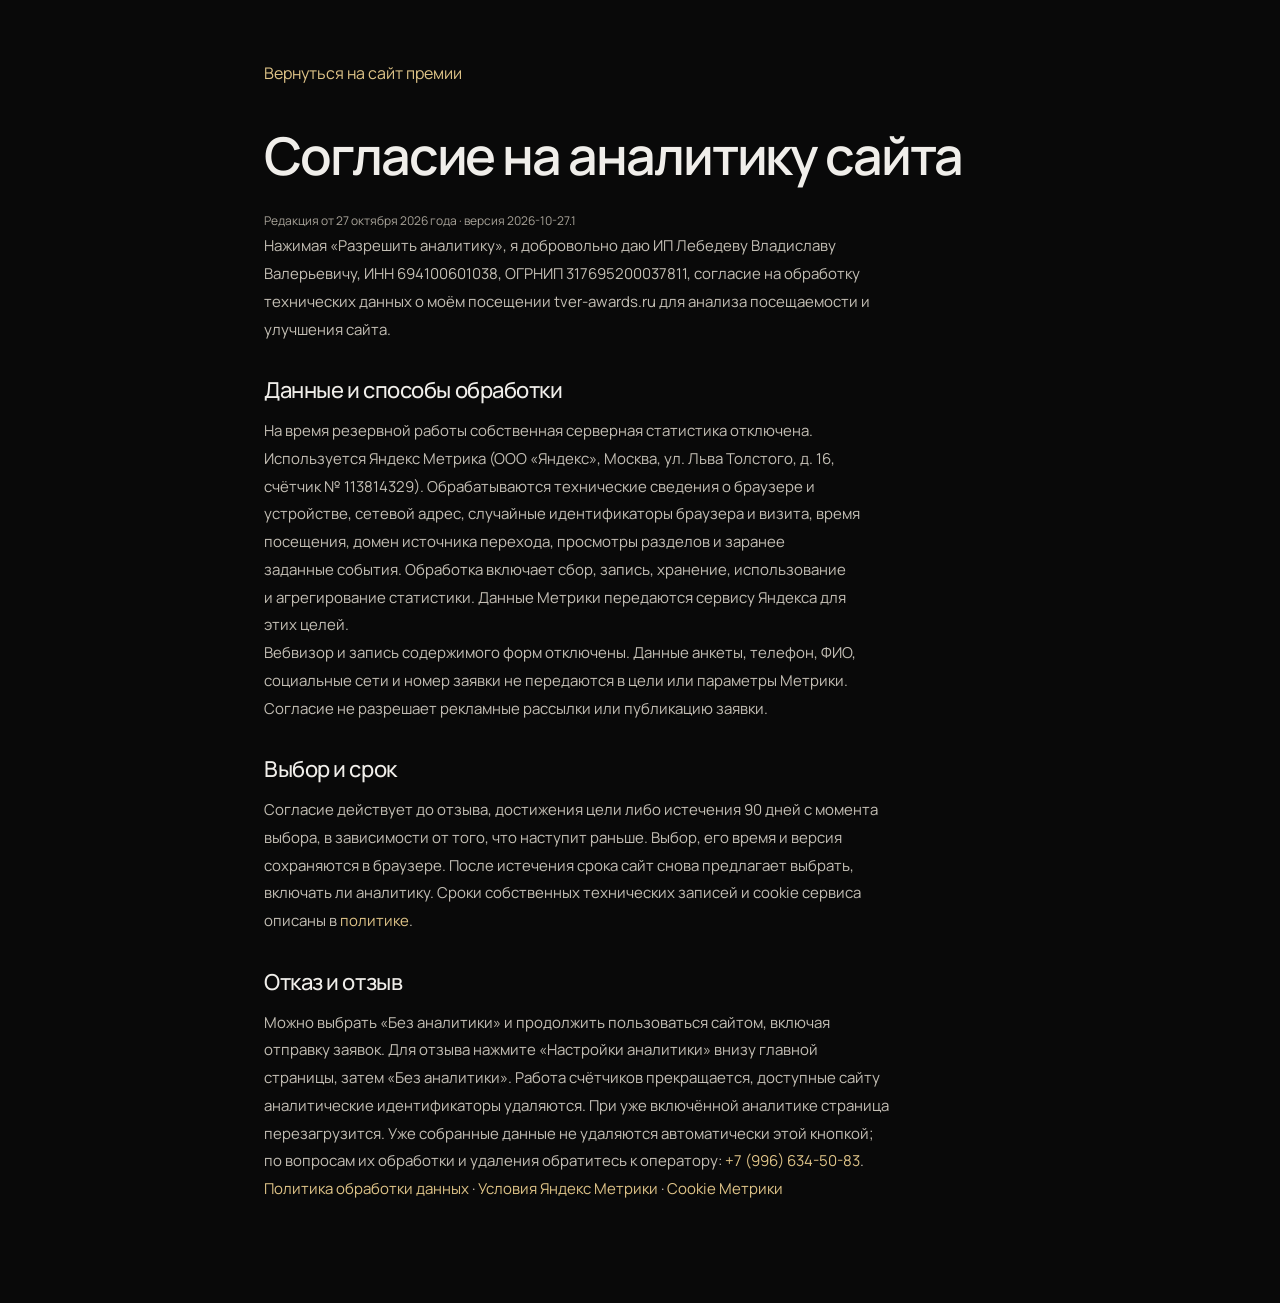
<file: consent-analytics.html>
<!doctype html><html lang="ru"><head><meta charset="utf-8"><meta name="viewport" content="width=device-width,initial-scale=1"><meta name="robots" content="noindex"><title>Согласие на аналитику · Tver Awards</title><link rel="stylesheet" href="/variant-3/base.css"><link rel="stylesheet" href="/variant-3/participation.css"></head><body><main class="legal-page"><a href="/">Вернуться на сайт премии</a><h1>Согласие на аналитику сайта</h1><p class="revision">Редакция от 27 октября 2026 года · версия 2026-10-27.1</p>
<p>Нажимая «Разрешить аналитику», я добровольно даю ИП Лебедеву Владиславу Валерьевичу, ИНН 694100601038, ОГРНИП 317695200037811, согласие на обработку технических данных о моём посещении tver-awards.ru для анализа посещаемости и улучшения сайта.</p>
<h2>Данные и способы обработки</h2><p>На время резервной работы собственная серверная статистика отключена. Используется Яндекс Метрика (ООО «Яндекс», Москва, ул. Льва Толстого, д. 16, счётчик № 113814329). Обрабатываются технические сведения о браузере и устройстве, сетевой адрес, случайные идентификаторы браузера и визита, время посещения, домен источника перехода, просмотры разделов и заранее заданные события. Обработка включает сбор, запись, хранение, использование и агрегирование статистики. Данные Метрики передаются сервису Яндекса для этих целей.</p>
<p>Вебвизор и запись содержимого форм отключены. Данные анкеты, телефон, ФИО, социальные сети и номер заявки не передаются в цели или параметры Метрики. Согласие не разрешает рекламные рассылки или публикацию заявки.</p>
<h2>Выбор и срок</h2><p>Согласие действует до отзыва, достижения цели либо истечения 90 дней с момента выбора, в зависимости от того, что наступит раньше. Выбор, его время и версия сохраняются в браузере. После истечения срока сайт снова предлагает выбрать, включать ли аналитику. Сроки собственных технических записей и cookie сервиса описаны в <a href="/privacy.html#analytics">политике</a>.</p>
<h2>Отказ и отзыв</h2><p>Можно выбрать «Без аналитики» и продолжить пользоваться сайтом, включая отправку заявок. Для отзыва нажмите «Настройки аналитики» внизу главной страницы, затем «Без аналитики». Работа счётчиков прекращается, доступные сайту аналитические идентификаторы удаляются. При уже включённой аналитике страница перезагрузится. Уже собранные данные не удаляются автоматически этой кнопкой; по вопросам их обработки и удаления обратитесь к оператору: <a href="tel:+79966345083">+7 (996) 634-50-83</a>.</p>
<p><a href="/privacy.html">Политика обработки данных</a> · <a href="https://yandex.ru/legal/metrica_termsofuse/" target="_blank" rel="noopener">Условия Яндекс Метрики</a> · <a href="https://yandex.ru/support/metrica/ru/general/cookie-usage" target="_blank" rel="noopener">Cookie Метрики</a></p></main></body></html>
</file>
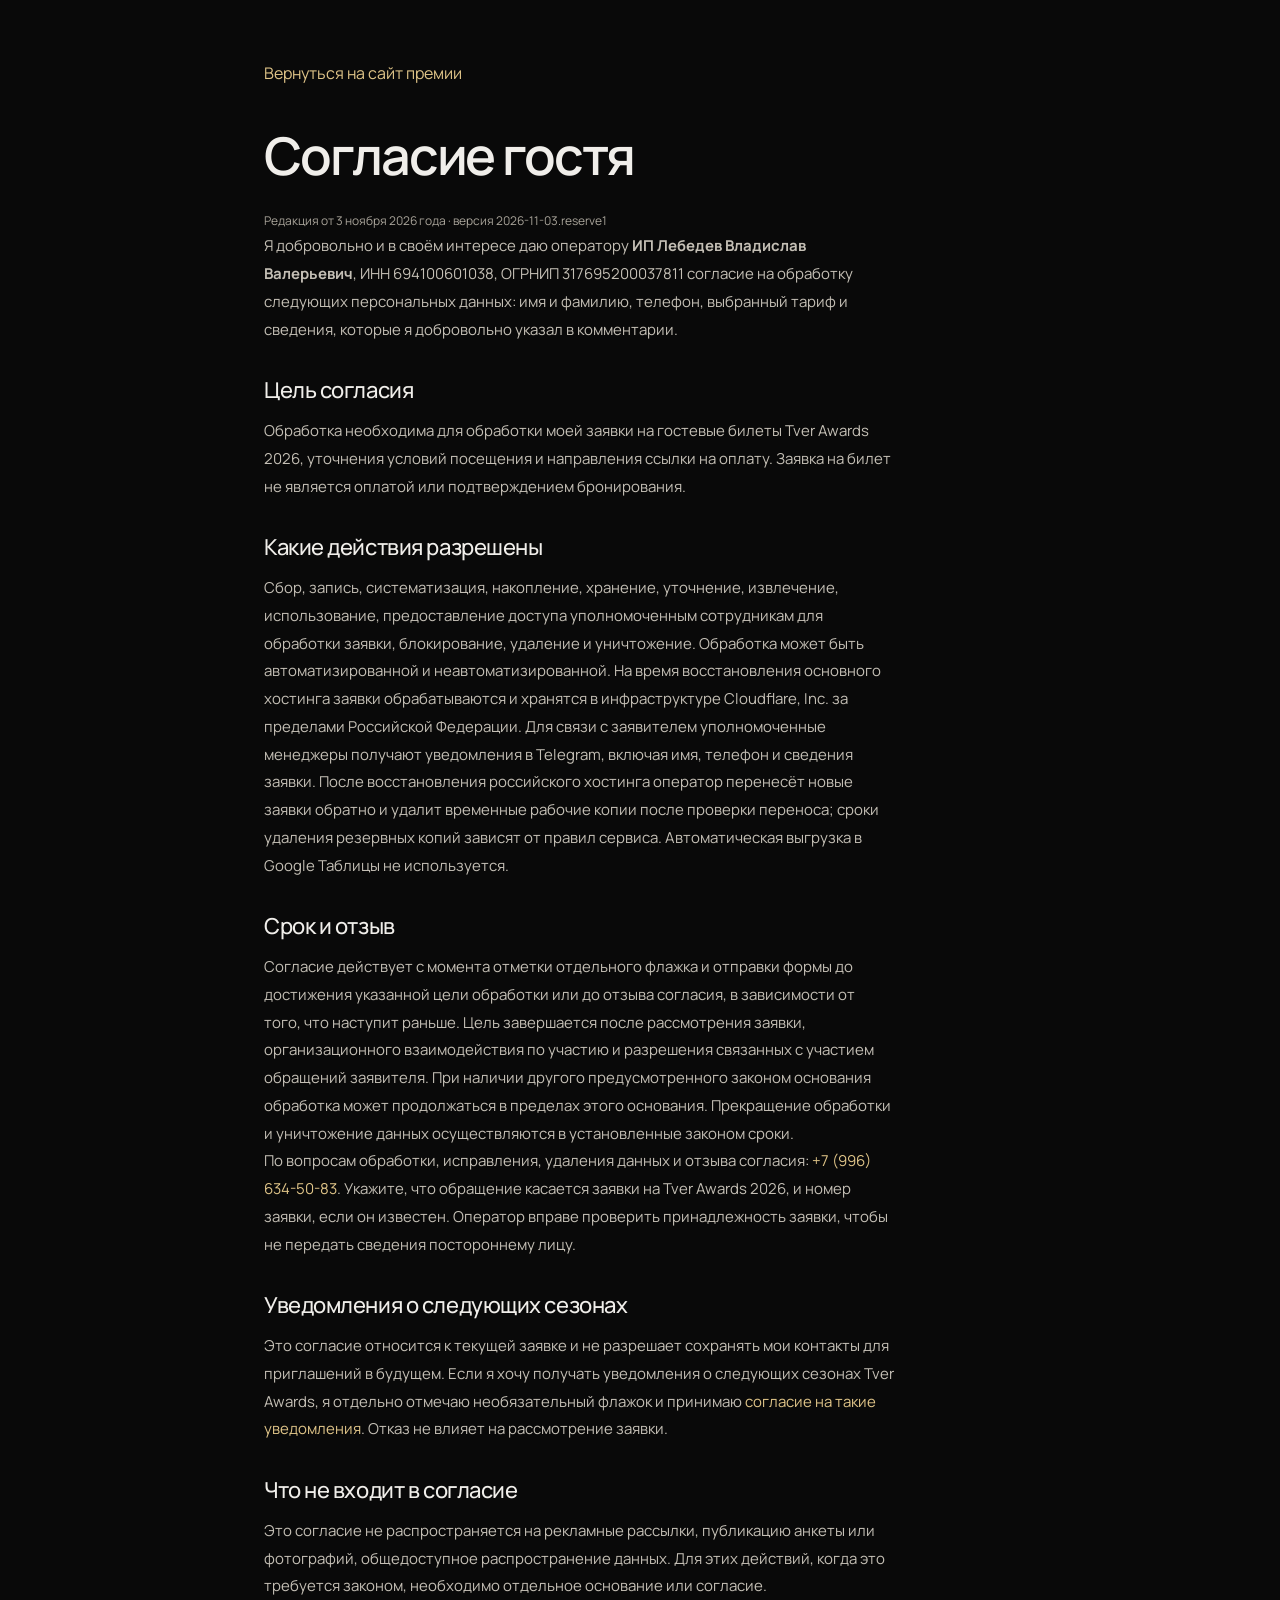
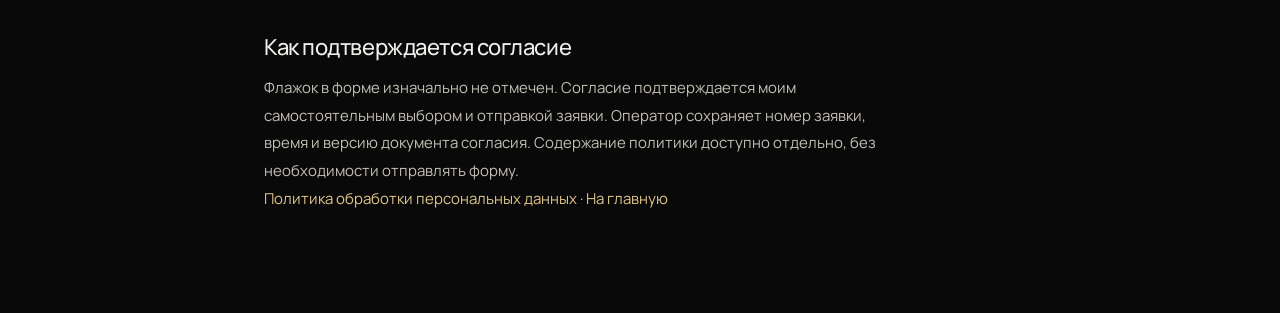
<file: consent-guest.html>
<!doctype html><html lang="ru"><head><meta charset="utf-8"><meta name="viewport" content="width=device-width, initial-scale=1"><meta name="robots" content="noindex"><title>Согласие гостя · Tver Awards</title><link rel="stylesheet" href="/variant-3/base.css"><link rel="stylesheet" href="/variant-3/participation.css"></head><body><main class="legal-page"><a href="/">Вернуться на сайт премии</a><h1>Согласие гостя</h1><p class="revision">Редакция от 3 ноября 2026 года · версия 2026-11-03.reserve1</p><p>Я добровольно и в своём интересе даю оператору <strong>ИП Лебедев Владислав Валерьевич</strong>, ИНН 694100601038, ОГРНИП 317695200037811 согласие на обработку следующих персональных данных: имя и фамилию, телефон, выбранный тариф и сведения, которые я добровольно указал в комментарии.</p><h2>Цель согласия</h2><p>Обработка необходима для обработки моей заявки на гостевые билеты Tver Awards 2026, уточнения условий посещения и направления ссылки на оплату. Заявка на билет не является оплатой или подтверждением бронирования.</p><h2>Какие действия разрешены</h2><p>Сбор, запись, систематизация, накопление, хранение, уточнение, извлечение, использование, предоставление доступа уполномоченным сотрудникам для обработки заявки, блокирование, удаление и уничтожение. Обработка может быть автоматизированной и неавтоматизированной. На время восстановления основного хостинга заявки обрабатываются и хранятся в инфраструктуре Cloudflare, Inc. за пределами Российской Федерации. Для связи с заявителем уполномоченные менеджеры получают уведомления в Telegram, включая имя, телефон и сведения заявки. После восстановления российского хостинга оператор перенесёт новые заявки обратно и удалит временные рабочие копии после проверки переноса; сроки удаления резервных копий зависят от правил сервиса. Автоматическая выгрузка в Google Таблицы не используется.</p><h2>Срок и отзыв</h2><p>Согласие действует с момента отметки отдельного флажка и отправки формы до достижения указанной цели обработки или до отзыва согласия, в зависимости от того, что наступит раньше. Цель завершается после рассмотрения заявки, организационного взаимодействия по участию и разрешения связанных с участием обращений заявителя. При наличии другого предусмотренного законом основания обработка может продолжаться в пределах этого основания. Прекращение обработки и уничтожение данных осуществляются в установленные законом сроки.</p><p>По вопросам обработки, исправления, удаления данных и отзыва согласия: <a href="tel:+79966345083">+7 (996) 634-50-83</a>. Укажите, что обращение касается заявки на Tver Awards 2026, и номер заявки, если он известен. Оператор вправе проверить принадлежность заявки, чтобы не передать сведения постороннему лицу.</p><h2>Уведомления о следующих сезонах</h2><p>Это согласие относится к текущей заявке и не разрешает сохранять мои контакты для приглашений в будущем. Если я хочу получать уведомления о следующих сезонах Tver Awards, я отдельно отмечаю необязательный флажок и принимаю <a href="/consent-updates.html">согласие на такие уведомления</a>. Отказ не влияет на рассмотрение заявки.</p><h2>Что не входит в согласие</h2><p>Это согласие не распространяется на рекламные рассылки, публикацию анкеты или фотографий, общедоступное распространение данных. Для этих действий, когда это требуется законом, необходимо отдельное основание или согласие.</p><h2>Как подтверждается согласие</h2><p>Флажок в форме изначально не отмечен. Согласие подтверждается моим самостоятельным выбором и отправкой заявки. Оператор сохраняет номер заявки, время и версию документа согласия. Содержание политики доступно отдельно, без необходимости отправлять форму.</p><p><a href="/privacy.html">Политика обработки персональных данных</a> · <a href="/">На главную</a></p></main></body></html>
</file>
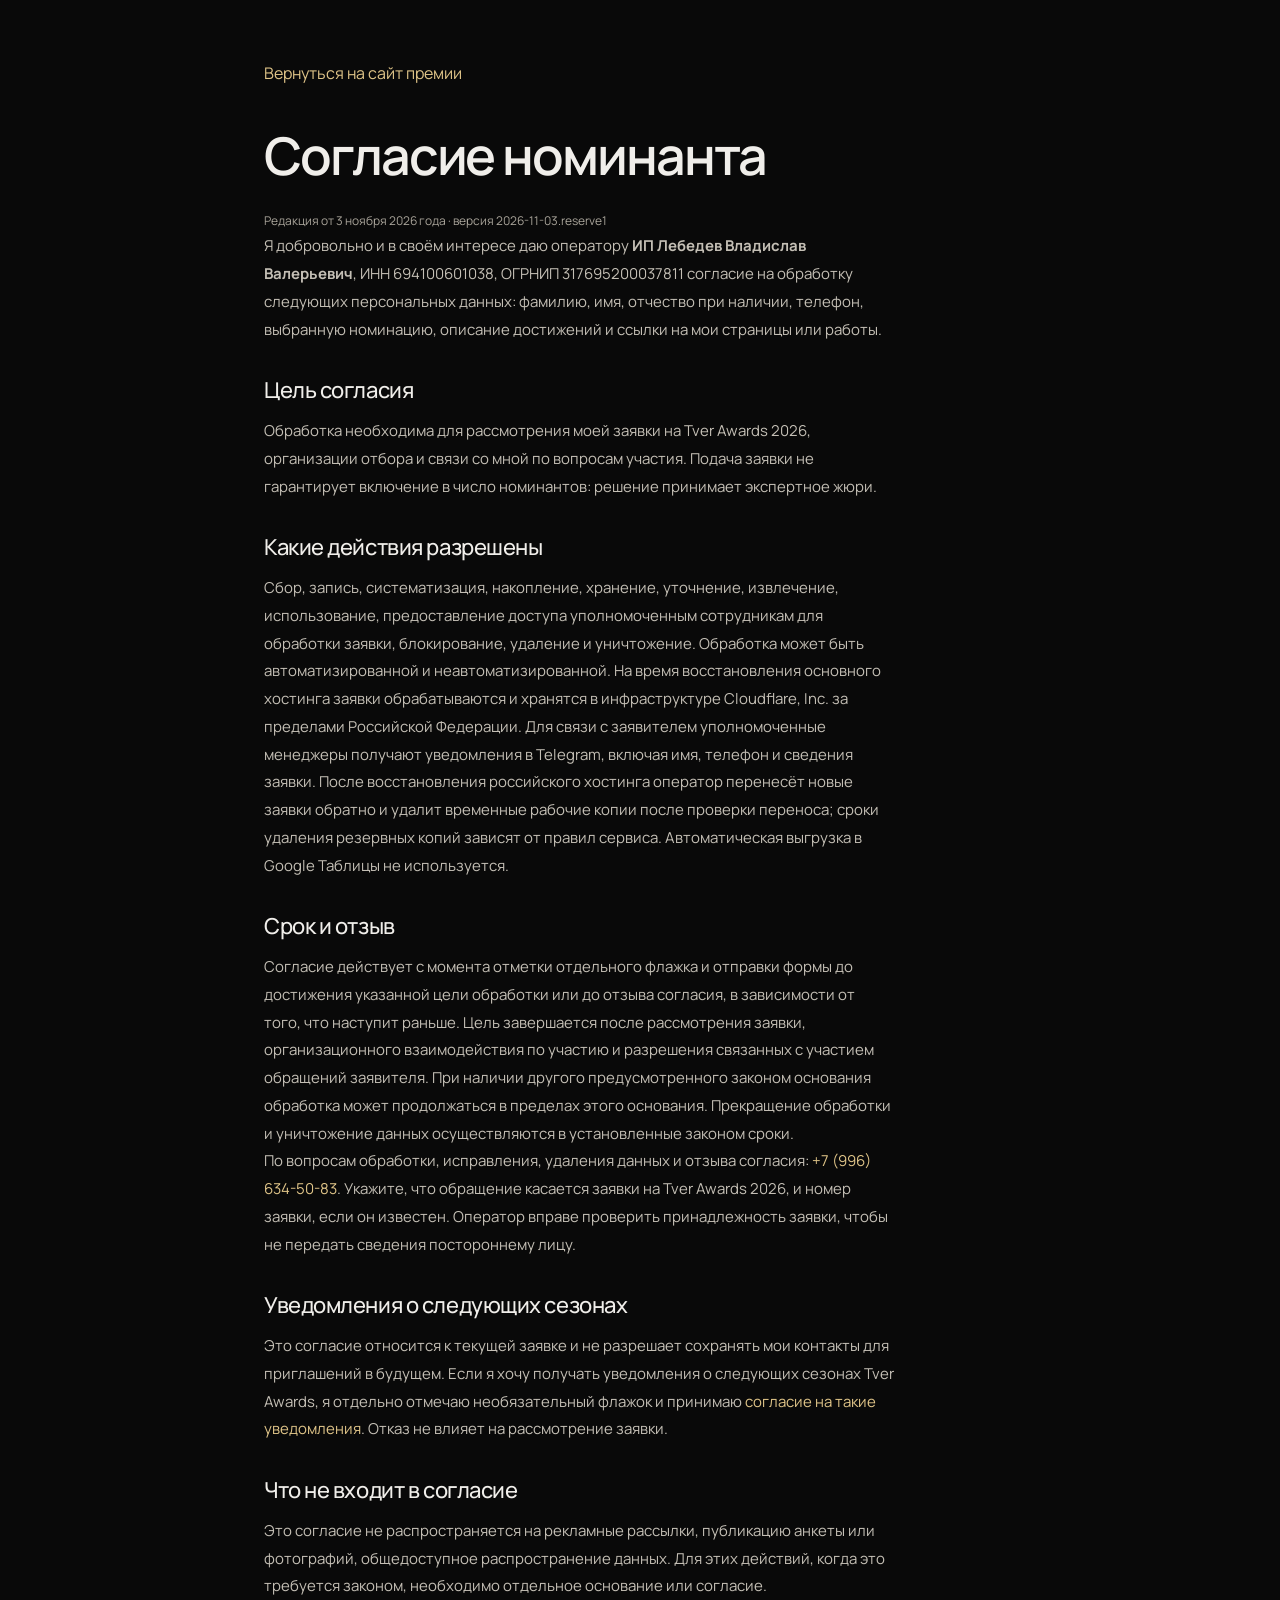
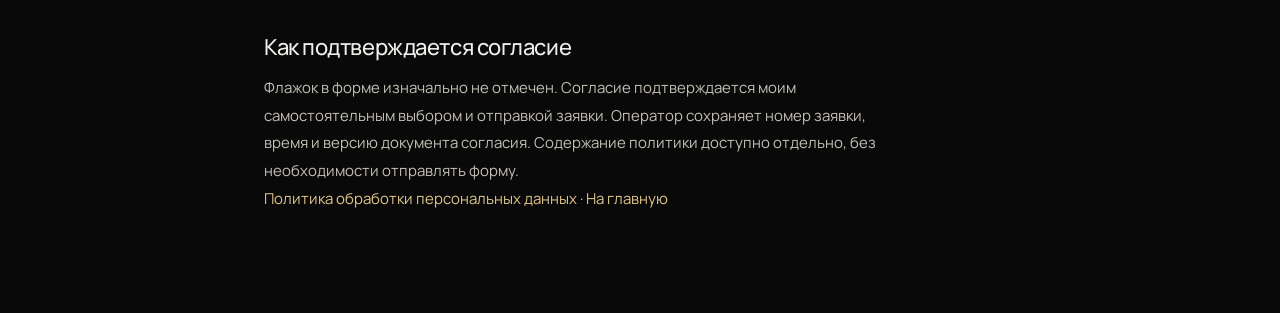
<file: consent-nominee.html>
<!doctype html><html lang="ru"><head><meta charset="utf-8"><meta name="viewport" content="width=device-width, initial-scale=1"><meta name="robots" content="noindex"><title>Согласие номинанта · Tver Awards</title><link rel="stylesheet" href="/variant-3/base.css"><link rel="stylesheet" href="/variant-3/participation.css"></head><body><main class="legal-page"><a href="/">Вернуться на сайт премии</a><h1>Согласие номинанта</h1><p class="revision">Редакция от 3 ноября 2026 года · версия 2026-11-03.reserve1</p><p>Я добровольно и в своём интересе даю оператору <strong>ИП Лебедев Владислав Валерьевич</strong>, ИНН 694100601038, ОГРНИП 317695200037811 согласие на обработку следующих персональных данных: фамилию, имя, отчество при наличии, телефон, выбранную номинацию, описание достижений и ссылки на мои страницы или работы.</p><h2>Цель согласия</h2><p>Обработка необходима для рассмотрения моей заявки на Tver Awards 2026, организации отбора и связи со мной по вопросам участия. Подача заявки не гарантирует включение в число номинантов: решение принимает экспертное жюри.</p><h2>Какие действия разрешены</h2><p>Сбор, запись, систематизация, накопление, хранение, уточнение, извлечение, использование, предоставление доступа уполномоченным сотрудникам для обработки заявки, блокирование, удаление и уничтожение. Обработка может быть автоматизированной и неавтоматизированной. На время восстановления основного хостинга заявки обрабатываются и хранятся в инфраструктуре Cloudflare, Inc. за пределами Российской Федерации. Для связи с заявителем уполномоченные менеджеры получают уведомления в Telegram, включая имя, телефон и сведения заявки. После восстановления российского хостинга оператор перенесёт новые заявки обратно и удалит временные рабочие копии после проверки переноса; сроки удаления резервных копий зависят от правил сервиса. Автоматическая выгрузка в Google Таблицы не используется.</p><h2>Срок и отзыв</h2><p>Согласие действует с момента отметки отдельного флажка и отправки формы до достижения указанной цели обработки или до отзыва согласия, в зависимости от того, что наступит раньше. Цель завершается после рассмотрения заявки, организационного взаимодействия по участию и разрешения связанных с участием обращений заявителя. При наличии другого предусмотренного законом основания обработка может продолжаться в пределах этого основания. Прекращение обработки и уничтожение данных осуществляются в установленные законом сроки.</p><p>По вопросам обработки, исправления, удаления данных и отзыва согласия: <a href="tel:+79966345083">+7 (996) 634-50-83</a>. Укажите, что обращение касается заявки на Tver Awards 2026, и номер заявки, если он известен. Оператор вправе проверить принадлежность заявки, чтобы не передать сведения постороннему лицу.</p><h2>Уведомления о следующих сезонах</h2><p>Это согласие относится к текущей заявке и не разрешает сохранять мои контакты для приглашений в будущем. Если я хочу получать уведомления о следующих сезонах Tver Awards, я отдельно отмечаю необязательный флажок и принимаю <a href="/consent-updates.html">согласие на такие уведомления</a>. Отказ не влияет на рассмотрение заявки.</p><h2>Что не входит в согласие</h2><p>Это согласие не распространяется на рекламные рассылки, публикацию анкеты или фотографий, общедоступное распространение данных. Для этих действий, когда это требуется законом, необходимо отдельное основание или согласие.</p><h2>Как подтверждается согласие</h2><p>Флажок в форме изначально не отмечен. Согласие подтверждается моим самостоятельным выбором и отправкой заявки. Оператор сохраняет номер заявки, время и версию документа согласия. Содержание политики доступно отдельно, без необходимости отправлять форму.</p><p><a href="/privacy.html">Политика обработки персональных данных</a> · <a href="/">На главную</a></p></main></body></html>
</file>
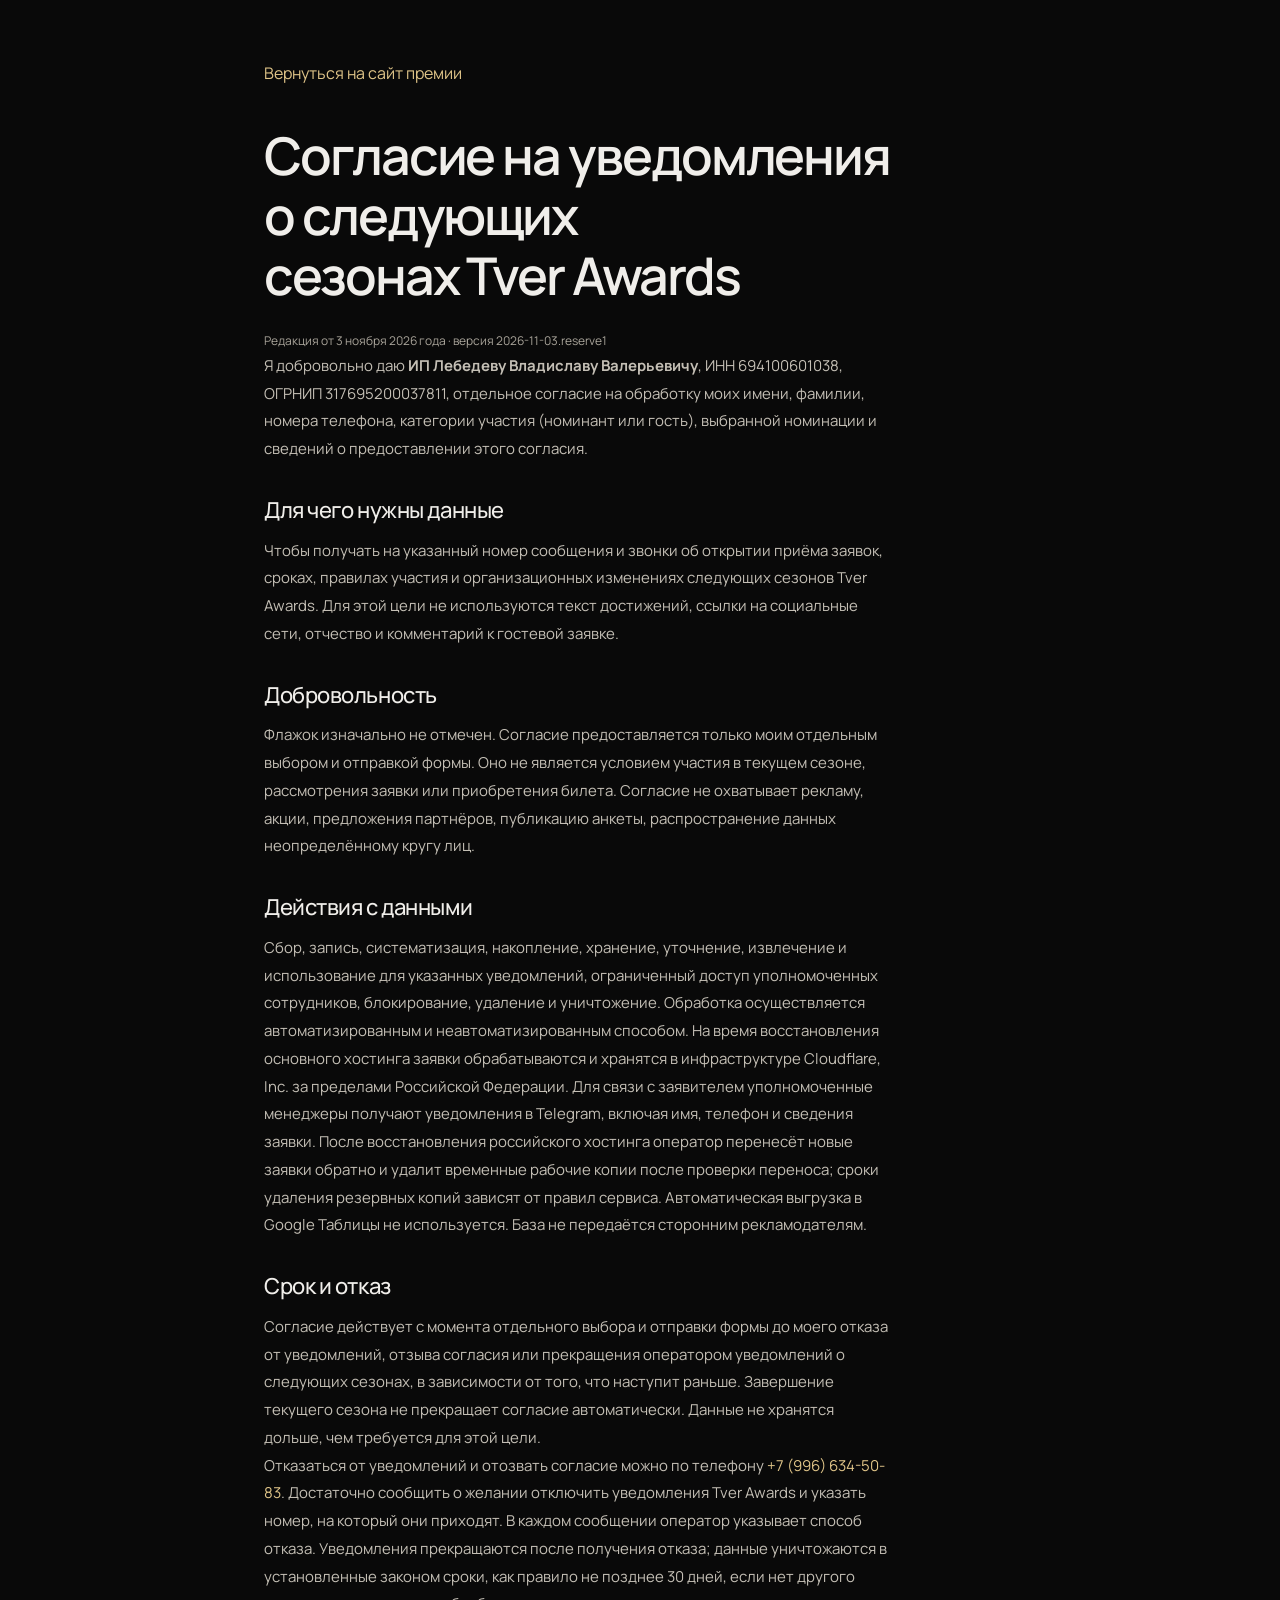
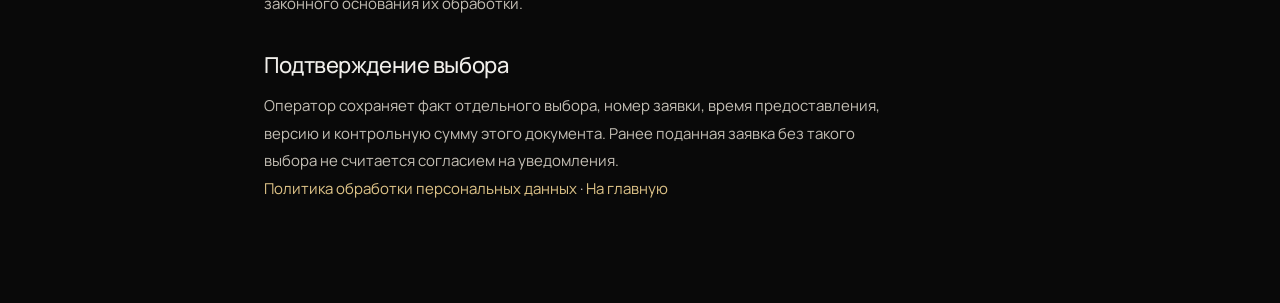
<file: consent-updates.html>
<!doctype html><html lang="ru"><head><meta charset="utf-8"><meta name="viewport" content="width=device-width, initial-scale=1"><meta name="robots" content="noindex"><title>Уведомления о сезонах · Tver Awards</title><link rel="stylesheet" href="/variant-3/base.css"><link rel="stylesheet" href="/variant-3/participation.css"></head><body><main class="legal-page"><a href="/">Вернуться на сайт премии</a><h1>Согласие на уведомления о следующих сезонах Tver Awards</h1><p class="revision">Редакция от 3 ноября 2026 года · версия 2026-11-03.reserve1</p><p>Я добровольно даю <strong>ИП Лебедеву Владиславу Валерьевичу</strong>, ИНН 694100601038, ОГРНИП 317695200037811, отдельное согласие на обработку моих имени, фамилии, номера телефона, категории участия (номинант или гость), выбранной номинации и сведений о предоставлении этого согласия.</p><h2>Для чего нужны данные</h2><p>Чтобы получать на указанный номер сообщения и звонки об открытии приёма заявок, сроках, правилах участия и организационных изменениях следующих сезонов Tver Awards. Для этой цели не используются текст достижений, ссылки на социальные сети, отчество и комментарий к гостевой заявке.</p><h2>Добровольность</h2><p>Флажок изначально не отмечен. Согласие предоставляется только моим отдельным выбором и отправкой формы. Оно не является условием участия в текущем сезоне, рассмотрения заявки или приобретения билета. Согласие не охватывает рекламу, акции, предложения партнёров, публикацию анкеты, распространение данных неопределённому кругу лиц.</p><h2>Действия с данными</h2><p>Сбор, запись, систематизация, накопление, хранение, уточнение, извлечение и использование для указанных уведомлений, ограниченный доступ уполномоченных сотрудников, блокирование, удаление и уничтожение. Обработка осуществляется автоматизированным и неавтоматизированным способом. На время восстановления основного хостинга заявки обрабатываются и хранятся в инфраструктуре Cloudflare, Inc. за пределами Российской Федерации. Для связи с заявителем уполномоченные менеджеры получают уведомления в Telegram, включая имя, телефон и сведения заявки. После восстановления российского хостинга оператор перенесёт новые заявки обратно и удалит временные рабочие копии после проверки переноса; сроки удаления резервных копий зависят от правил сервиса. Автоматическая выгрузка в Google Таблицы не используется. База не передаётся сторонним рекламодателям.</p><h2>Срок и отказ</h2><p>Согласие действует с момента отдельного выбора и отправки формы до моего отказа от уведомлений, отзыва согласия или прекращения оператором уведомлений о следующих сезонах, в зависимости от того, что наступит раньше. Завершение текущего сезона не прекращает согласие автоматически. Данные не хранятся дольше, чем требуется для этой цели.</p><p>Отказаться от уведомлений и отозвать согласие можно по телефону <a href="tel:+79966345083">+7 (996) 634-50-83</a>. Достаточно сообщить о желании отключить уведомления Tver Awards и указать номер, на который они приходят. В каждом сообщении оператор указывает способ отказа. Уведомления прекращаются после получения отказа; данные уничтожаются в установленные законом сроки, как правило не позднее 30 дней, если нет другого законного основания их обработки.</p><h2>Подтверждение выбора</h2><p>Оператор сохраняет факт отдельного выбора, номер заявки, время предоставления, версию и контрольную сумму этого документа. Ранее поданная заявка без такого выбора не считается согласием на уведомления.</p><p><a href="/privacy.html">Политика обработки персональных данных</a> · <a href="/">На главную</a></p></main></body></html>
</file>
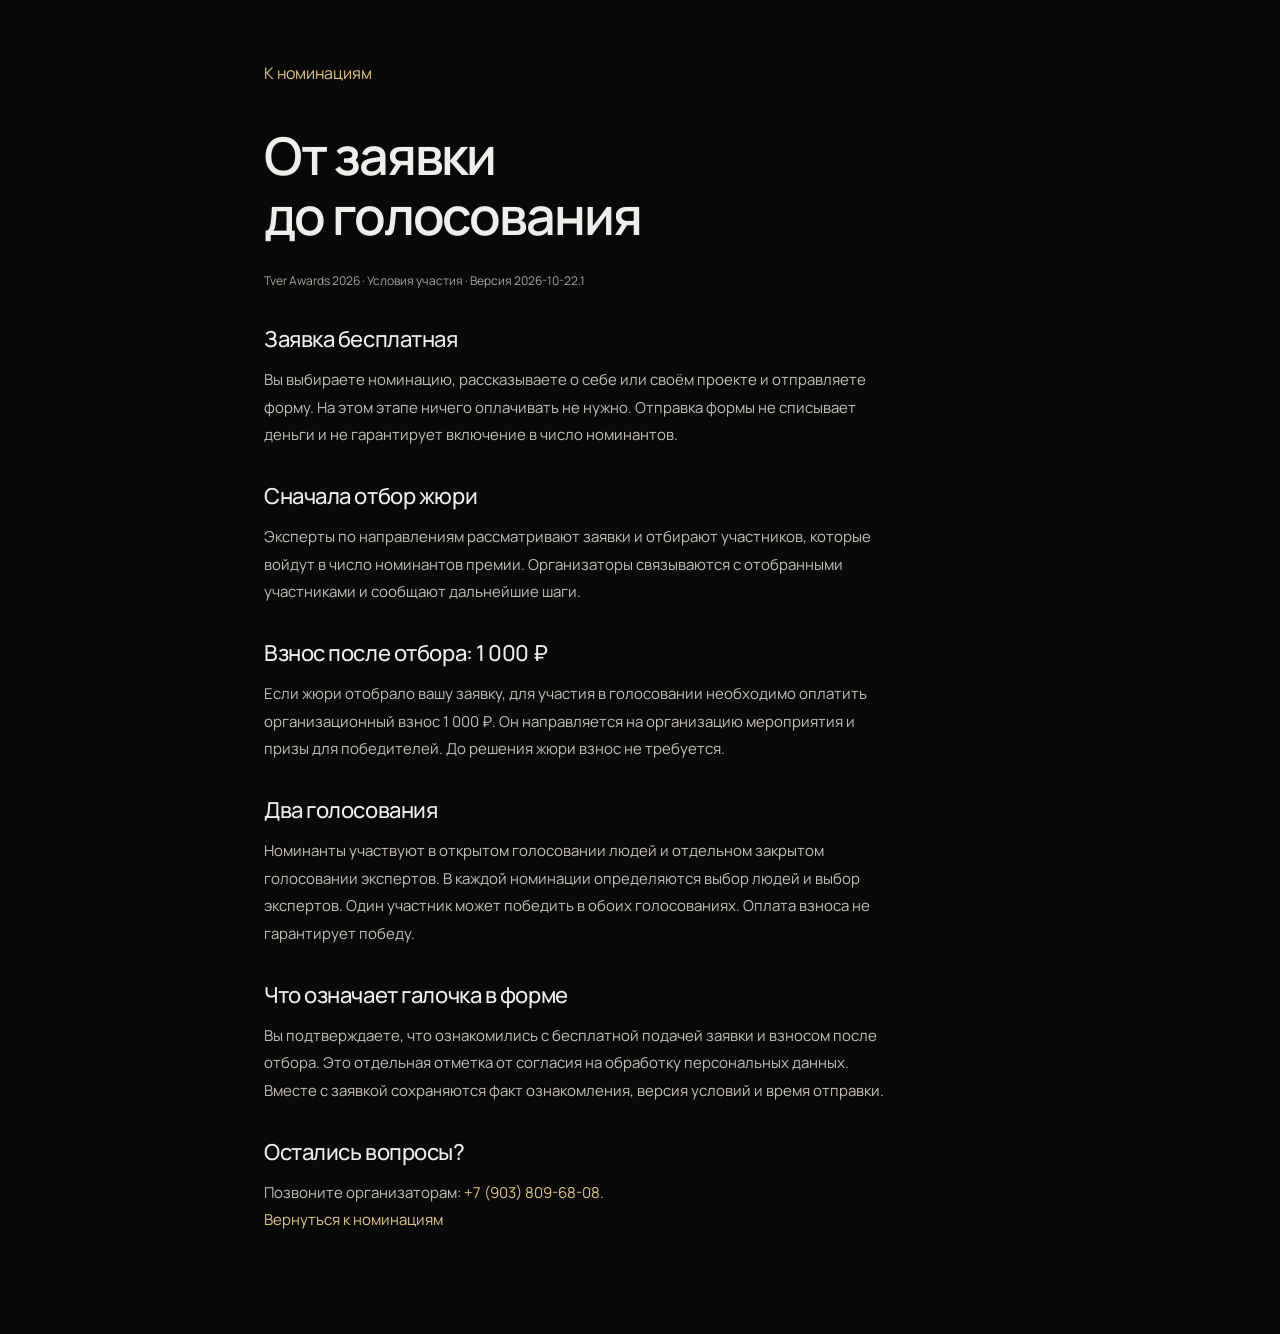
<file: nominee-participation-2026-10-22.html>
<!doctype html><html lang="ru"><head><meta charset="utf-8"><meta name="viewport" content="width=device-width, initial-scale=1"><title>Участие в номинациях · Tver Awards</title><link rel="stylesheet" href="/variant-3/base.css"><link rel="stylesheet" href="/variant-3/participation.css"></head><body><main class="legal-page"><a href="/#nominations">К номинациям</a><h1>От заявки<br>до голосования</h1><p class="revision">Tver Awards 2026 · Условия участия · Версия 2026-10-22.1</p><h2>Заявка бесплатная</h2><p>Вы выбираете номинацию, рассказываете о себе или своём проекте и отправляете форму. На этом этапе ничего оплачивать не нужно. Отправка формы не списывает деньги и не гарантирует включение в число номинантов.</p><h2>Сначала отбор жюри</h2><p>Эксперты по направлениям рассматривают заявки и отбирают участников, которые войдут в число номинантов премии. Организаторы связываются с отобранными участниками и сообщают дальнейшие шаги.</p><h2>Взнос после отбора: 1 000 ₽</h2><p>Если жюри отобрало вашу заявку, для участия в голосовании необходимо оплатить организационный взнос 1 000 ₽. Он направляется на организацию мероприятия и призы для победителей. До решения жюри взнос не требуется.</p><h2>Два голосования</h2><p>Номинанты участвуют в открытом голосовании людей и отдельном закрытом голосовании экспертов. В каждой номинации определяются выбор людей и выбор экспертов. Один участник может победить в обоих голосованиях. Оплата взноса не гарантирует победу.</p><h2>Что означает галочка в форме</h2><p>Вы подтверждаете, что ознакомились с бесплатной подачей заявки и взносом после отбора. Это отдельная отметка от согласия на обработку персональных данных. Вместе с заявкой сохраняются факт ознакомления, версия условий и время отправки.</p><h2>Остались вопросы?</h2><p>Позвоните организаторам: <a href="tel:+79038096808">+7 (903) 809-68-08</a>.</p><p><a href="/#nominations">Вернуться к номинациям</a></p></main></body></html>
</file>
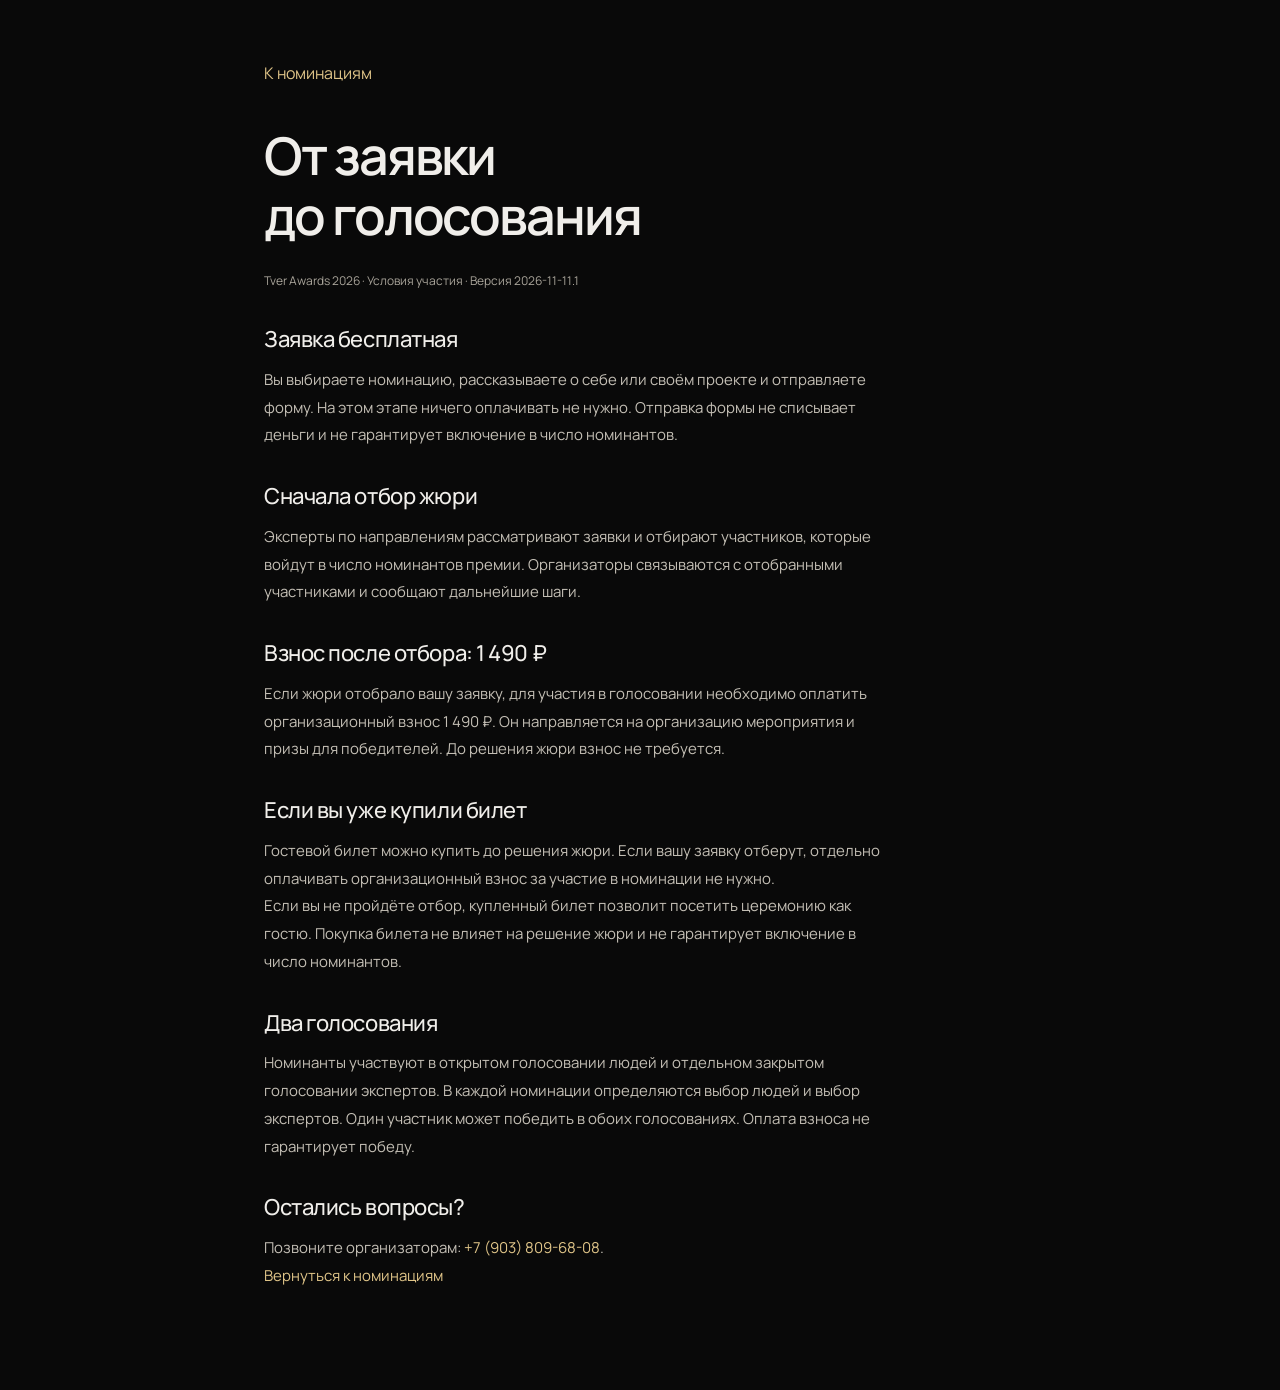
<file: nominee-participation.html>
<!doctype html><html lang="ru"><head><meta charset="utf-8"><meta name="viewport" content="width=device-width, initial-scale=1"><title>Участие в номинациях · Tver Awards</title><link rel="stylesheet" href="/variant-3/base.css"><link rel="stylesheet" href="/variant-3/participation.css"></head><body><main class="legal-page"><a href="/#nominations">К номинациям</a><h1>От заявки<br>до голосования</h1><p class="revision">Tver Awards 2026 · Условия участия · Версия 2026-11-11.1</p><h2>Заявка бесплатная</h2><p>Вы выбираете номинацию, рассказываете о себе или своём проекте и отправляете форму. На этом этапе ничего оплачивать не нужно. Отправка формы не списывает деньги и не гарантирует включение в число номинантов.</p><h2>Сначала отбор жюри</h2><p>Эксперты по направлениям рассматривают заявки и отбирают участников, которые войдут в число номинантов премии. Организаторы связываются с отобранными участниками и сообщают дальнейшие шаги.</p><h2>Взнос после отбора: 1 490 ₽</h2><p>Если жюри отобрало вашу заявку, для участия в голосовании необходимо оплатить организационный взнос 1 490 ₽. Он направляется на организацию мероприятия и призы для победителей. До решения жюри взнос не требуется.</p><h2>Если вы уже купили билет</h2><p>Гостевой билет можно купить до решения жюри. Если вашу заявку отберут, отдельно оплачивать организационный взнос за участие в номинации не нужно.</p><p>Если вы не пройдёте отбор, купленный билет позволит посетить церемонию как гостю. Покупка билета не влияет на решение жюри и не гарантирует включение в число номинантов.</p><h2>Два голосования</h2><p>Номинанты участвуют в открытом голосовании людей и отдельном закрытом голосовании экспертов. В каждой номинации определяются выбор людей и выбор экспертов. Один участник может победить в обоих голосованиях. Оплата взноса не гарантирует победу.</p><h2>Остались вопросы?</h2><p>Позвоните организаторам: <a href="tel:+79038096808">+7 (903) 809-68-08</a>.</p><p><a href="/#nominations">Вернуться к номинациям</a></p></main></body></html>
</file>
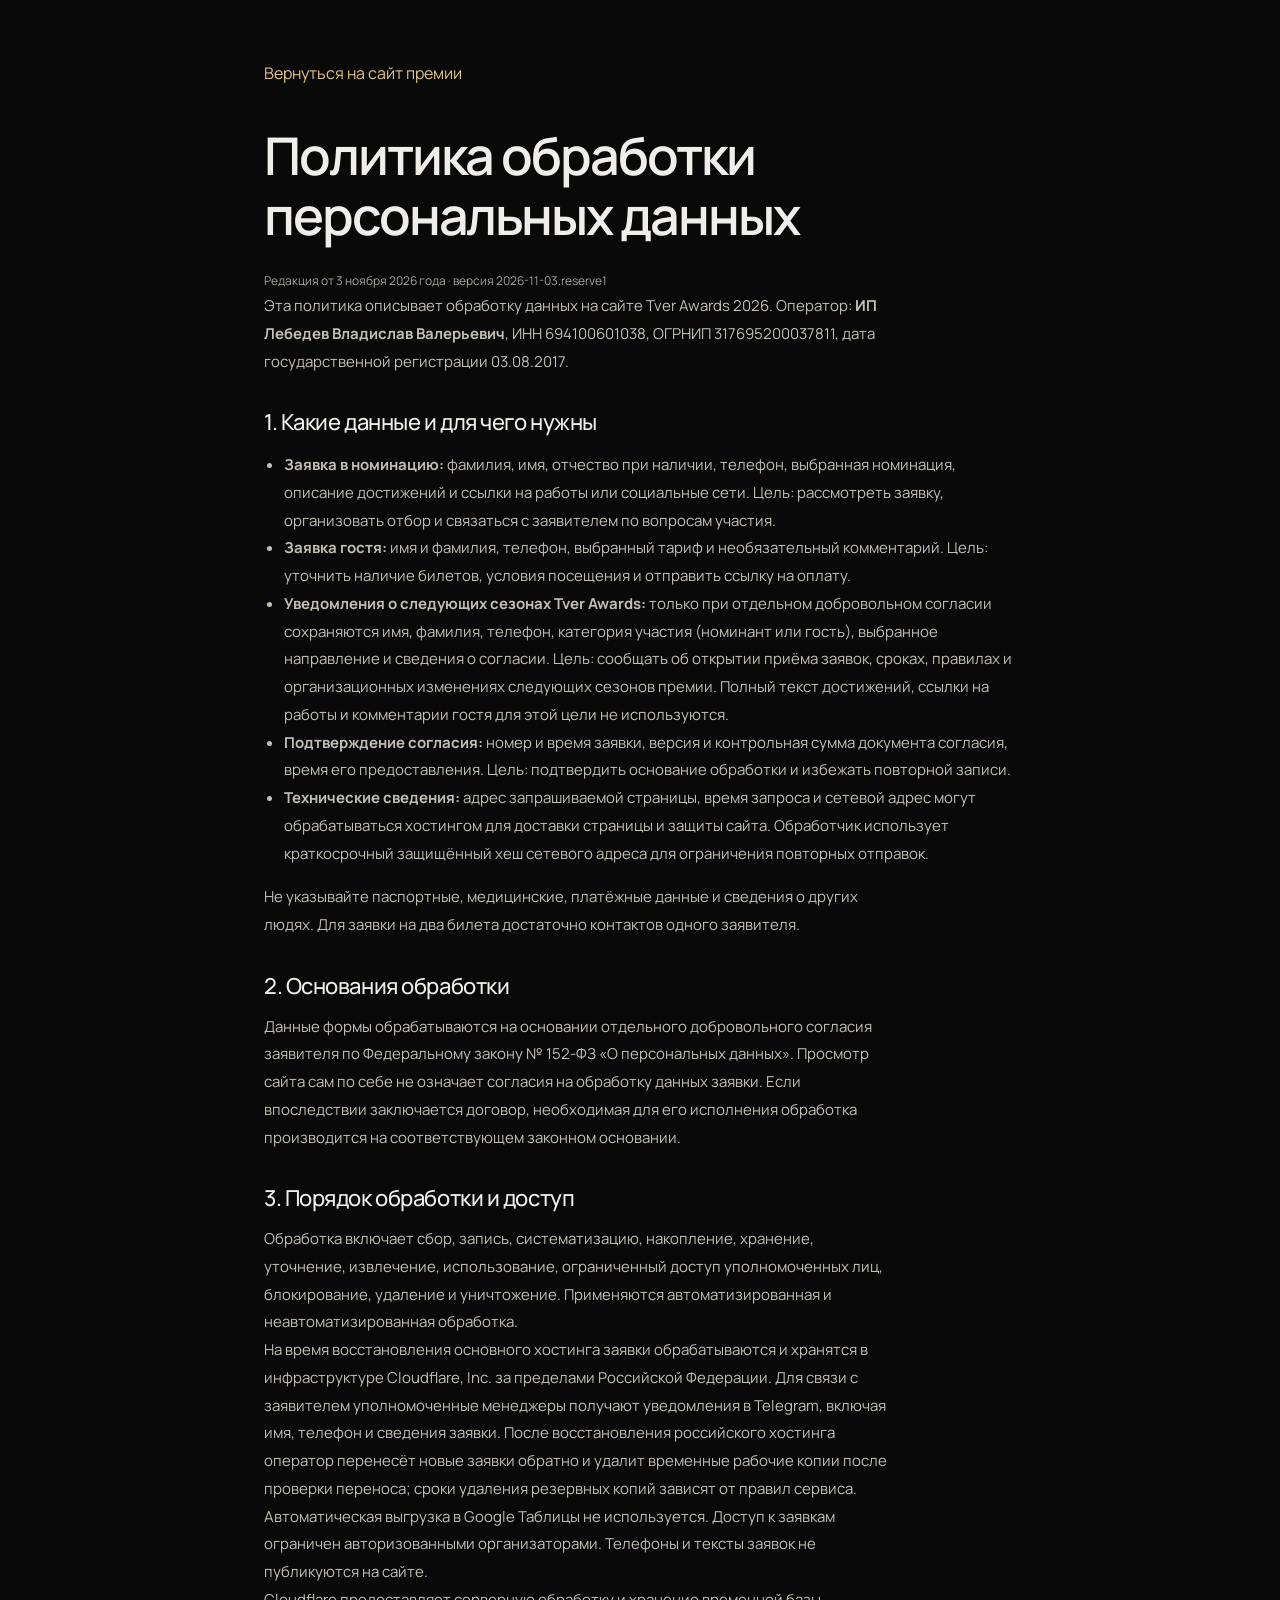
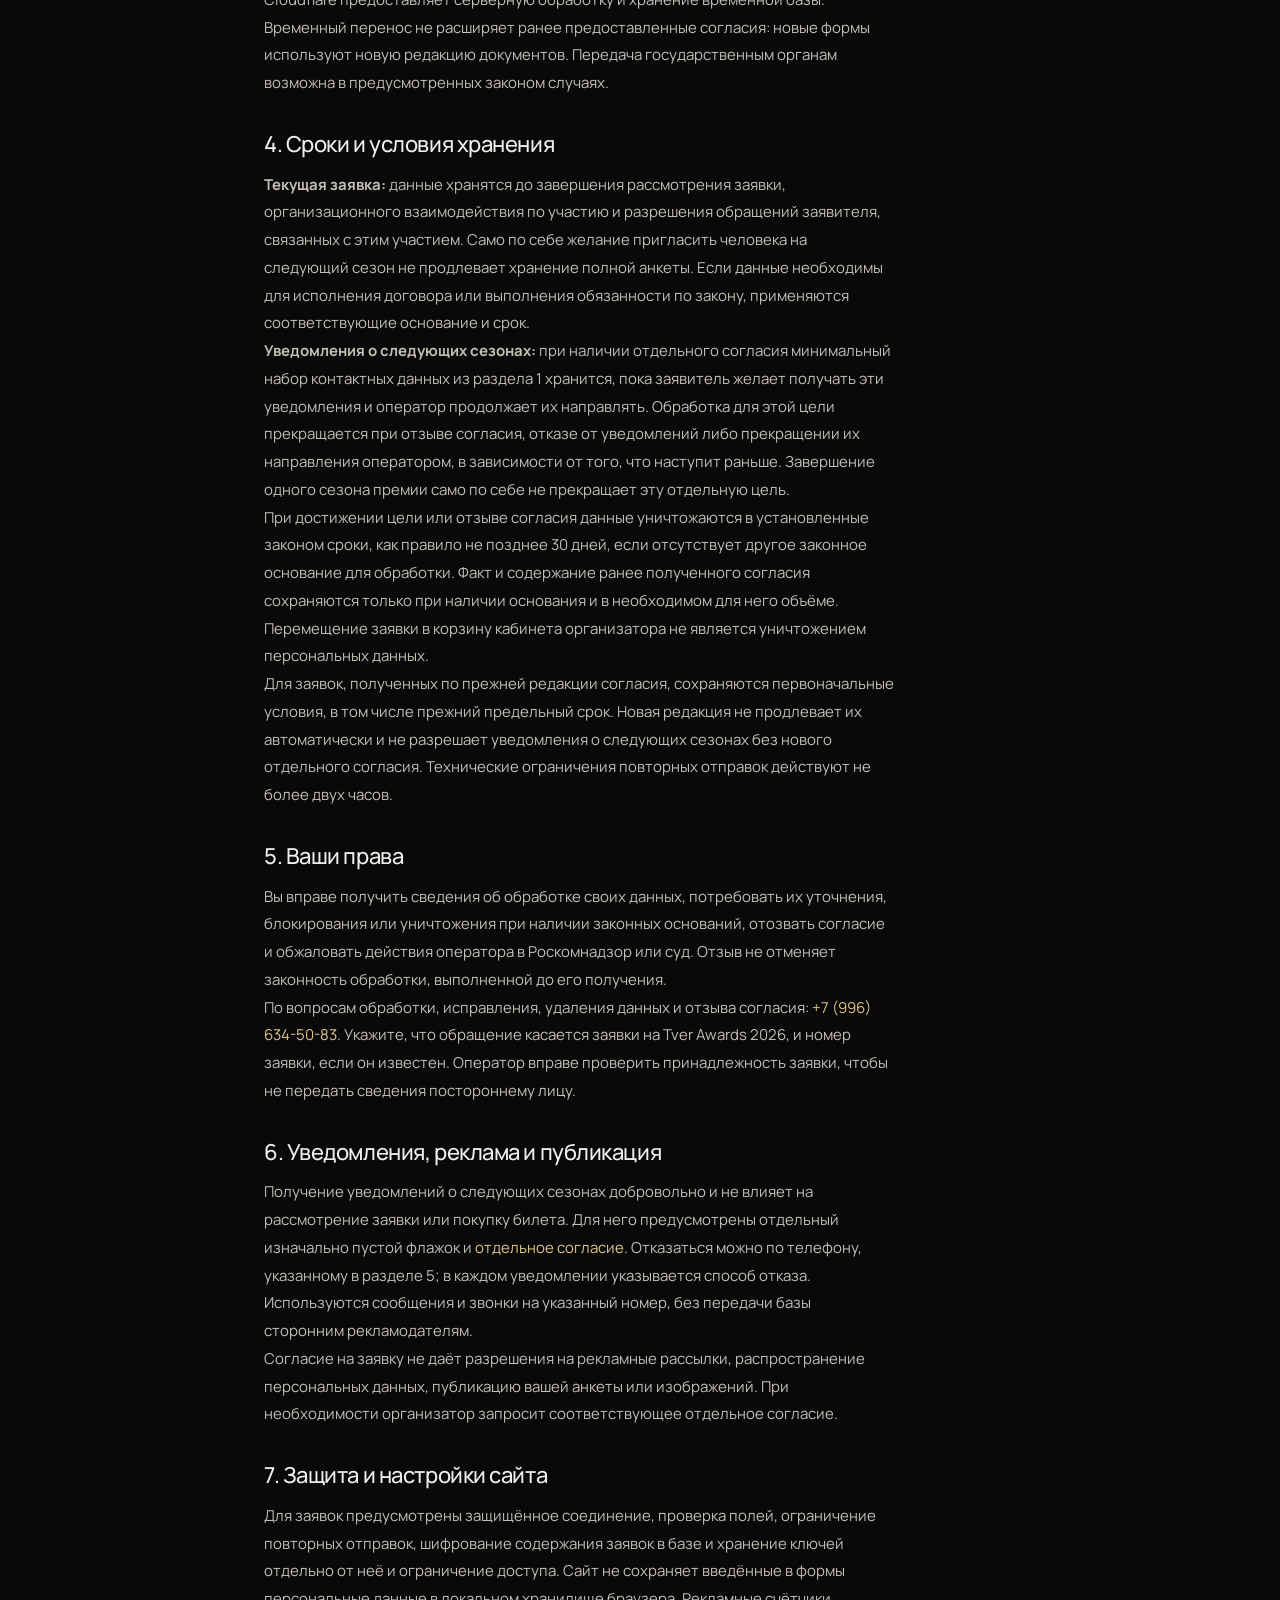
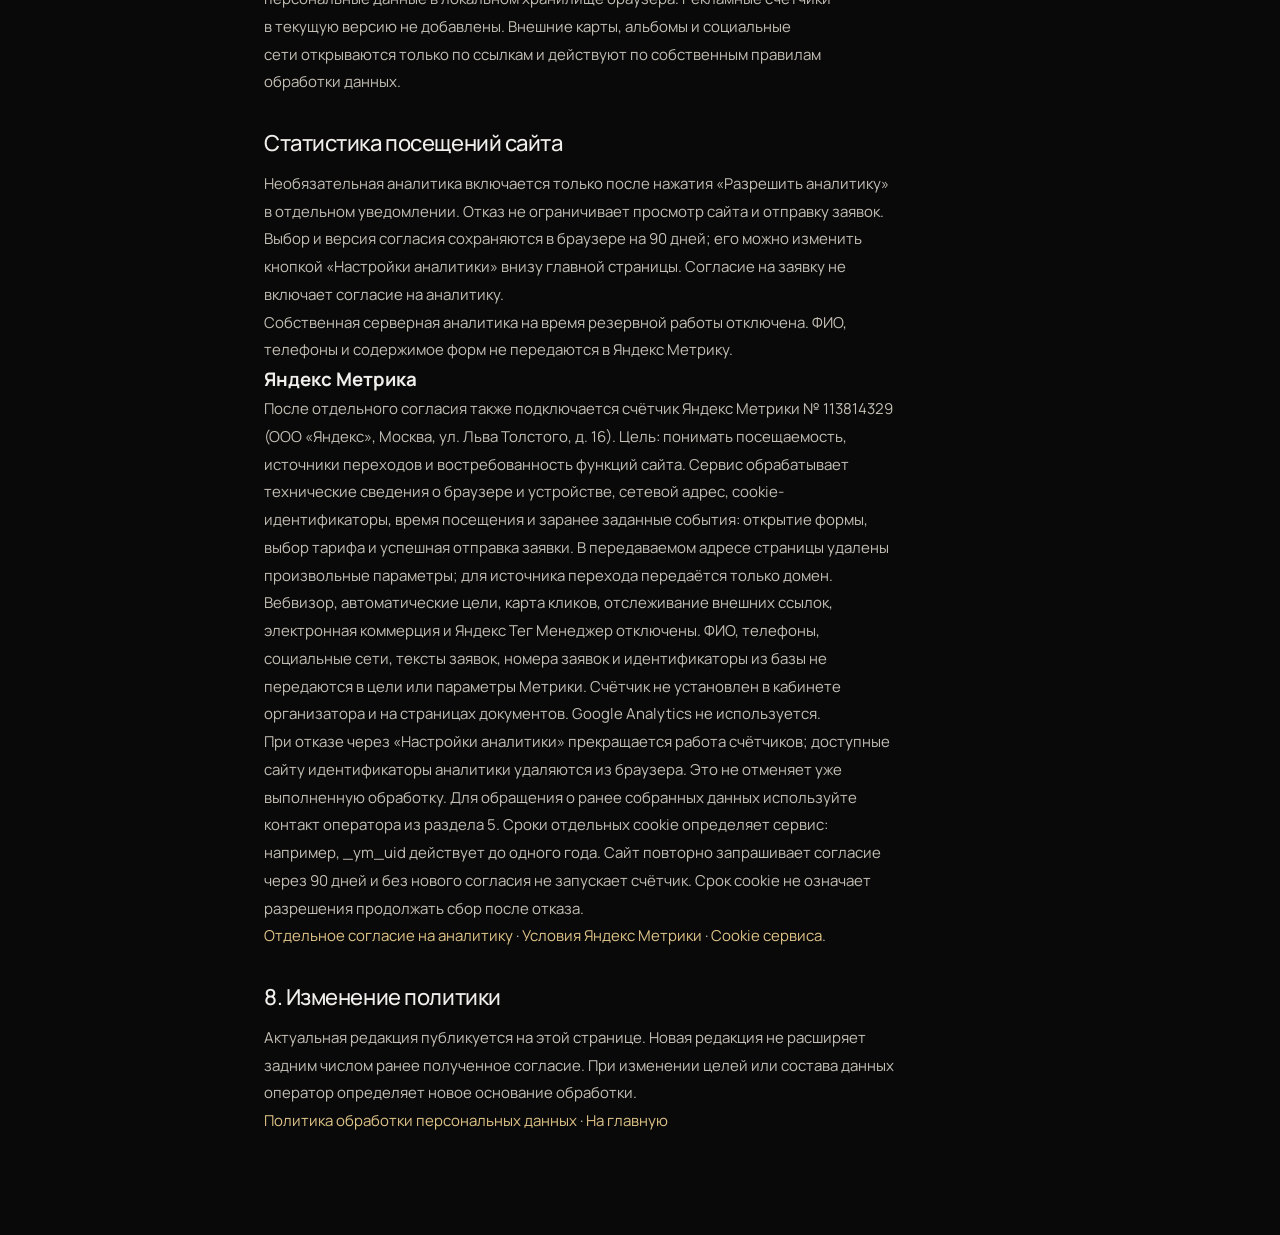
<file: privacy.html>
<!doctype html><html lang="ru"><head><meta charset="utf-8"><meta name="viewport" content="width=device-width, initial-scale=1"><meta name="robots" content="noindex"><title>Политика обработки персональных данных · Tver Awards</title><link rel="stylesheet" href="/variant-3/base.css"><link rel="stylesheet" href="/variant-3/participation.css"></head><body><main class="legal-page"><a href="/">Вернуться на сайт премии</a><h1>Политика обработки персональных данных</h1><p class="revision">Редакция от 3 ноября 2026 года · версия 2026-11-03.reserve1</p><p>Эта политика описывает обработку данных на сайте Tver Awards 2026. Оператор: <strong>ИП Лебедев Владислав Валерьевич</strong>, ИНН 694100601038, ОГРНИП 317695200037811, дата государственной регистрации 03.08.2017.</p>
<h2>1. Какие данные и для чего нужны</h2><ul><li><strong>Заявка в номинацию:</strong> фамилия, имя, отчество при наличии, телефон, выбранная номинация, описание достижений и ссылки на работы или социальные сети. Цель: рассмотреть заявку, организовать отбор и связаться с заявителем по вопросам участия.</li><li><strong>Заявка гостя:</strong> имя и фамилия, телефон, выбранный тариф и необязательный комментарий. Цель: уточнить наличие билетов, условия посещения и отправить ссылку на оплату.</li><li><strong>Уведомления о следующих сезонах Tver Awards:</strong> только при отдельном добровольном согласии сохраняются имя, фамилия, телефон, категория участия (номинант или гость), выбранное направление и сведения о согласии. Цель: сообщать об открытии приёма заявок, сроках, правилах и организационных изменениях следующих сезонов премии. Полный текст достижений, ссылки на работы и комментарии гостя для этой цели не используются.</li><li><strong>Подтверждение согласия:</strong> номер и время заявки, версия и контрольная сумма документа согласия, время его предоставления. Цель: подтвердить основание обработки и избежать повторной записи.</li><li><strong>Технические сведения:</strong> адрес запрашиваемой страницы, время запроса и сетевой адрес могут обрабатываться хостингом для доставки страницы и защиты сайта. Обработчик использует краткосрочный защищённый хеш сетевого адреса для ограничения повторных отправок.</li></ul>
<p>Не указывайте паспортные, медицинские, платёжные данные и сведения о других людях. Для заявки на два билета достаточно контактов одного заявителя.</p>
<h2>2. Основания обработки</h2><p>Данные формы обрабатываются на основании отдельного добровольного согласия заявителя по Федеральному закону № 152-ФЗ «О персональных данных». Просмотр сайта сам по себе не означает согласия на обработку данных заявки. Если впоследствии заключается договор, необходимая для его исполнения обработка производится на соответствующем законном основании.</p>
<h2>3. Порядок обработки и доступ</h2><p>Обработка включает сбор, запись, систематизацию, накопление, хранение, уточнение, извлечение, использование, ограниченный доступ уполномоченных лиц, блокирование, удаление и уничтожение. Применяются автоматизированная и неавтоматизированная обработка.</p><p>На время восстановления основного хостинга заявки обрабатываются и хранятся в инфраструктуре Cloudflare, Inc. за пределами Российской Федерации. Для связи с заявителем уполномоченные менеджеры получают уведомления в Telegram, включая имя, телефон и сведения заявки. После восстановления российского хостинга оператор перенесёт новые заявки обратно и удалит временные рабочие копии после проверки переноса; сроки удаления резервных копий зависят от правил сервиса. Автоматическая выгрузка в Google Таблицы не используется. Доступ к заявкам ограничен авторизованными организаторами. Телефоны и тексты заявок не публикуются на сайте.</p><p>Cloudflare предоставляет серверную обработку и хранение временной базы. Временный перенос не расширяет ранее предоставленные согласия: новые формы используют новую редакцию документов. Передача государственным органам возможна в предусмотренных законом случаях.</p>
<h2>4. Сроки и условия хранения</h2><p><strong>Текущая заявка:</strong> данные хранятся до завершения рассмотрения заявки, организационного взаимодействия по участию и разрешения обращений заявителя, связанных с этим участием. Само по себе желание пригласить человека на следующий сезон не продлевает хранение полной анкеты. Если данные необходимы для исполнения договора или выполнения обязанности по закону, применяются соответствующие основание и срок.</p><p><strong>Уведомления о следующих сезонах:</strong> при наличии отдельного согласия минимальный набор контактных данных из раздела 1 хранится, пока заявитель желает получать эти уведомления и оператор продолжает их направлять. Обработка для этой цели прекращается при отзыве согласия, отказе от уведомлений либо прекращении их направления оператором, в зависимости от того, что наступит раньше. Завершение одного сезона премии само по себе не прекращает эту отдельную цель.</p><p>При достижении цели или отзыве согласия данные уничтожаются в установленные законом сроки, как правило не позднее 30 дней, если отсутствует другое законное основание для обработки. Факт и содержание ранее полученного согласия сохраняются только при наличии основания и в необходимом для него объёме. Перемещение заявки в корзину кабинета организатора не является уничтожением персональных данных.</p><p>Для заявок, полученных по прежней редакции согласия, сохраняются первоначальные условия, в том числе прежний предельный срок. Новая редакция не продлевает их автоматически и не разрешает уведомления о следующих сезонах без нового отдельного согласия. Технические ограничения повторных отправок действуют не более двух часов.</p>
<h2>5. Ваши права</h2><p>Вы вправе получить сведения об обработке своих данных, потребовать их уточнения, блокирования или уничтожения при наличии законных оснований, отозвать согласие и обжаловать действия оператора в Роскомнадзор или суд. Отзыв не отменяет законность обработки, выполненной до его получения.</p><p>По вопросам обработки, исправления, удаления данных и отзыва согласия: <a href="tel:+79966345083">+7 (996) 634-50-83</a>. Укажите, что обращение касается заявки на Tver Awards 2026, и номер заявки, если он известен. Оператор вправе проверить принадлежность заявки, чтобы не передать сведения постороннему лицу.</p>
<h2>6. Уведомления, реклама и публикация</h2><p>Получение уведомлений о следующих сезонах добровольно и не влияет на рассмотрение заявки или покупку билета. Для него предусмотрены отдельный изначально пустой флажок и <a href="/consent-updates.html">отдельное согласие</a>. Отказаться можно по телефону, указанному в разделе 5; в каждом уведомлении указывается способ отказа. Используются сообщения и звонки на указанный номер, без передачи базы сторонним рекламодателям.</p><p>Согласие на заявку не даёт разрешения на рекламные рассылки, распространение персональных данных, публикацию вашей анкеты или изображений. При необходимости организатор запросит соответствующее отдельное согласие.</p>
<h2>7. Защита и настройки сайта</h2><p>Для заявок предусмотрены защищённое соединение, проверка полей, ограничение повторных отправок, шифрование содержания заявок в базе и хранение ключей отдельно от неё и ограничение доступа. Сайт не сохраняет введённые в формы персональные данные в локальном хранилище браузера. Рекламные счётчики в текущую версию не добавлены. Внешние карты, альбомы и социальные сети открываются только по ссылкам и действуют по собственным правилам обработки данных.</p>
<h2 id="analytics">Статистика посещений сайта</h2><p>Необязательная аналитика включается только после нажатия «Разрешить аналитику» в отдельном уведомлении. Отказ не ограничивает просмотр сайта и отправку заявок. Выбор и версия согласия сохраняются в браузере на 90 дней; его можно изменить кнопкой «Настройки аналитики» внизу главной страницы. Согласие на заявку не включает согласие на аналитику.</p><p>Собственная серверная аналитика на время резервной работы отключена. ФИО, телефоны и содержимое форм не передаются в Яндекс Метрику.</p><h3>Яндекс Метрика</h3><p>После отдельного согласия также подключается счётчик Яндекс Метрики № 113814329 (ООО «Яндекс», Москва, ул. Льва Толстого, д. 16). Цель: понимать посещаемость, источники переходов и востребованность функций сайта. Сервис обрабатывает технические сведения о браузере и устройстве, сетевой адрес, cookie-идентификаторы, время посещения и заранее заданные события: открытие формы, выбор тарифа и успешная отправка заявки. В передаваемом адресе страницы удалены произвольные параметры; для источника перехода передаётся только домен.</p>
<p>Вебвизор, автоматические цели, карта кликов, отслеживание внешних ссылок, электронная коммерция и Яндекс Тег Менеджер отключены. ФИО, телефоны, социальные сети, тексты заявок, номера заявок и идентификаторы из базы не передаются в цели или параметры Метрики. Счётчик не установлен в кабинете организатора и на страницах документов. Google Analytics не используется.</p>
<p>При отказе через «Настройки аналитики» прекращается работа счётчиков; доступные сайту идентификаторы аналитики удаляются из браузера. Это не отменяет уже выполненную обработку. Для обращения о ранее собранных данных используйте контакт оператора из раздела 5. Сроки отдельных cookie определяет сервис: например, _ym_uid действует до одного года. Сайт повторно запрашивает согласие через 90 дней и без нового согласия не запускает счётчик. Срок cookie не означает разрешения продолжать сбор после отказа.</p>
<p><a href="/consent-analytics.html">Отдельное согласие на аналитику</a> · <a href="https://yandex.ru/legal/metrica_termsofuse/" target="_blank" rel="noopener">Условия Яндекс Метрики</a> · <a href="https://yandex.ru/support/metrica/ru/general/cookie-usage" target="_blank" rel="noopener">Cookie сервиса</a>.</p>
<h2>8. Изменение политики</h2><p>Актуальная редакция публикуется на этой странице. Новая редакция не расширяет задним числом ранее полученное согласие. При изменении целей или состава данных оператор определяет новое основание обработки.</p><p><a href="/privacy.html">Политика обработки персональных данных</a> · <a href="/">На главную</a></p></main></body></html>
</file>
<file: variant-3/base.css>
@font-face{font-family:Manrope;font-style:normal;font-weight:400;font-display:swap;src:url('/fonts/manrope-400.ttf') format('truetype')}@font-face{font-family:Manrope;font-style:normal;font-weight:500;font-display:swap;src:url('/fonts/manrope-500.ttf') format('truetype')}@font-face{font-family:Manrope;font-style:normal;font-weight:600;font-display:swap;src:url('/fonts/manrope-600.ttf') format('truetype')}@font-face{font-family:Manrope;font-style:normal;font-weight:700;font-display:swap;src:url('/fonts/manrope-700.ttf') format('truetype')}@font-face{font-family:Manrope;font-style:normal;font-weight:800;font-display:swap;src:url('/fonts/manrope-800.ttf') format('truetype')}
:root{--brand:oklch(.19 0 0);--brand-deep:oklch(.12 0 0);--page:oklch(.14 0 0);--surface:oklch(.19 0 0);--ink:oklch(.95 .006 85);--white:oklch(.98 0 0);--accent:oklch(.79 .11 85);--muted:oklch(.73 .014 85);--light-ink:oklch(.81 .014 85);--line:oklch(.32 .015 85);--dark-line:oklch(.38 .032 85);--ease:cubic-bezier(.16,1,.3,1);color-scheme:dark}
*{box-sizing:border-box}html{overflow-x:clip;scroll-behavior:smooth;scroll-padding-top:95px}body{overflow-x:clip;margin:0;background:var(--page);color:var(--ink);font:400 16px/1.65 Manrope,Arial,sans-serif;-webkit-font-smoothing:antialiased}body.gallery-open{overflow:hidden}button,input,select,textarea{font:inherit}button,a,input,select,textarea{-webkit-tap-highlight-color:transparent}a{color:inherit;text-decoration:none}button{cursor:pointer}button:disabled{opacity:.6;cursor:wait}h1,h2,h3,p{margin:0}h1,h2,h3{text-wrap:balance}h2{font-size:clamp(40px,5.5vw,76px);font-weight:500;line-height:1.08;letter-spacing:-.04em}h2 span{color:var(--accent)}p{text-wrap:pretty;max-width:70ch}::selection{background:var(--accent);color:var(--brand-deep)}:focus-visible{outline:2px solid var(--accent);outline-offset:5px}.skip{position:fixed;left:20px;top:-100px;padding:15px;background:var(--accent);color:var(--page);z-index:40}.skip:focus{top:15px}.reading-progress{position:fixed;left:0;top:0;width:100%;height:2px;background:var(--accent);transform:scaleX(0);transform-origin:left;z-index:30;pointer-events:none}
.header{position:absolute;left:0;top:0;width:100%;height:112px;padding:0 5%;display:flex;align-items:center;justify-content:space-between;gap:24px;z-index:10}.brand{display:flex;align-items:center;gap:12px;font-size:15px;font-weight:800;line-height:1.25;letter-spacing:.08em}.brand small{display:block;font-size:9px;font-weight:500;letter-spacing:.22em;margin-top:5px}.brand-symbol{font-size:44px;font-weight:500;line-height:1;color:var(--accent);position:relative}.brand-symbol>span{position:absolute;right:-6px;top:-3px;font-size:13px}.header nav{display:flex;gap:34px;font-size:13px}.header nav a{position:relative;padding:8px 0;color:var(--light-ink)}.header nav a::after{content:'';position:absolute;bottom:0;left:0;width:100%;height:1px;background:var(--accent);transform:scaleX(0);transform-origin:left;transition:transform .3s var(--ease)}.header nav a:hover::after{transform:scaleX(1)}.header-apply{display:flex;align-items:center;gap:18px;font-size:13px;border:1px solid var(--dark-line);padding:12px 20px;border-radius:100px;transition:background .25s,color .25s}.header-apply:hover{background:var(--accent);color:var(--page)}.button-dot{width:6px;height:6px;background:var(--accent);border-radius:50%}.header-apply:hover .button-dot{background:var(--page)}
.hero{min-height:900px;height:100svh;max-height:1150px;position:relative;isolation:isolate;overflow:hidden;display:flex;flex-direction:column;align-items:center;justify-content:center;padding:145px 5% 100px;background:oklch(.11 0 0)}.hero-art{position:absolute;inset:0;z-index:-1;overflow:hidden;background:radial-gradient(ellipse at 50% 49%,oklch(.25 .035 85 / .38),transparent 57%)}#gold-scene{width:100%;height:100%;display:block;position:absolute;inset:0}.hero-vignette{position:absolute;inset:0;background:linear-gradient(oklch(.1 0 0 / .35),transparent 30%,transparent 60%,oklch(.1 0 0 / .75));pointer-events:none}.ring-fallback{position:absolute;top:16%;left:calc(50% - 290px);width:580px;height:580px;border:35px solid var(--accent);border-radius:50%;transform:rotateX(35deg) rotateY(30deg);opacity:.13;box-shadow:inset 15px 0 35px oklch(.95 .075 85),10px 0 80px oklch(.65 .12 85 / .25)}.webgl-ready .ring-fallback{display:none}.hero-coordinate{position:absolute;top:155px;display:flex;flex-direction:column;font-size:10px;letter-spacing:.12em;gap:8px;color:var(--muted)}.hero-coordinate span:first-child{font-weight:600;color:var(--light-ink)}.hero-coordinate-left{left:5%}.hero-coordinate-right{right:5%;text-align:right}.hero-copy{text-align:center;position:relative;z-index:2;margin-top:-30px;pointer-events:none}.hero-intro{font-size:12px;letter-spacing:.08em;margin-bottom:26px;color:var(--light-ink)}h1{font-size:clamp(70px,9.5vw,96px);line-height:1.01;letter-spacing:-.035em;font-weight:600}.title-line{display:block;overflow:hidden;padding:3px 30px}.title-line>span{display:block;animation:title-in 1.15s var(--ease) both}.title-outline{font-weight:400;color:var(--accent);font-size:.95em;letter-spacing:.015em}.title-outline>span{animation-delay:.12s}.hero-tagline{font-size:13px;margin-top:25px;letter-spacing:.04em;animation:sub-in 1.4s var(--ease) both}.edition-mark{position:absolute;right:8%;top:39%;font-size:44px;font-weight:400;color:var(--accent);line-height:.92;letter-spacing:-.04em;display:grid;gap:3px;transform:rotate(6deg)}.edition-mark i{position:absolute;right:-23px;top:-16px;font-size:20px;font-style:normal}.hero-bottom{position:absolute;bottom:119px;left:5%;right:5%;display:flex;align-items:center;justify-content:space-between;gap:32px}.hero-bottom>p{font-size:15px;line-height:1.6;width:230px;color:var(--muted)}.hero-bottom>p strong{font-weight:500;color:var(--white)}.button{position:relative;display:inline-flex;align-items:center;justify-content:space-between;gap:30px;min-height:64px;border:0;padding:12px 13px 12px 28px;background:var(--accent);color:var(--brand-deep);font-size:14px;font-weight:700;border-radius:100px;overflow:hidden;transition:background .25s,box-shadow .3s,transform .15s}.button:hover{background:oklch(.89 .092 85);box-shadow:0 0 35px oklch(.79 .11 85 / .18)}.button:active{transform:scale(.98)}.button-orbit{display:grid;place-items:center;border:1px solid oklch(.3 .05 85 / .4);border-radius:50%;width:39px;height:39px;font-size:23px;transition:transform .6s var(--ease)}.button:hover .button-orbit{transform:rotate(90deg)}.scroll-link{display:flex;align-items:center;gap:15px;font-size:11px;line-height:1.5;justify-content:flex-end;width:230px;color:var(--muted)}.scroll-track{width:24px;height:40px;border:1px solid var(--dark-line);border-radius:30px;display:flex;justify-content:center;padding-top:8px}.scroll-track i{width:3px;height:7px;border-radius:3px;background:var(--accent);animation:scroll-cue 2.4s ease-in-out infinite}.hero-caption{position:absolute;bottom:34px;left:5%;right:5%;border-top:1px solid var(--line);padding-top:20px;display:flex;justify-content:space-between;font-size:10px;color:var(--muted)}
.motion-toggle{position:fixed;right:18px;bottom:18px;border:1px solid var(--dark-line);border-radius:100px;background:oklch(.14 0 0 / .94);color:var(--light-ink);display:flex;align-items:center;gap:8px;font-size:11px;padding:10px 14px;z-index:20;min-height:40px}.motion-toggle>span:first-child{font-size:15px;line-height:1}.motion-toggle:hover{color:var(--accent)}
.marquee{border-block:1px solid var(--line);overflow:hidden;background:var(--accent);color:var(--page);padding:21px 0;transform:rotate(-1.5deg);position:relative;z-index:3;margin:-10px -2% 0}.marquee-track{display:flex;width:max-content;animation:marquee 35s linear infinite}.marquee-track>span{white-space:nowrap;font-size:19px;letter-spacing:.09em;font-weight:600;display:block}.marquee i{font-style:normal;display:inline-block;margin:0 35px;font-size:22px}.section-shell{padding:140px 7%;max-width:1800px;margin-inline:auto}.section-label{font-size:13px;color:var(--accent)}.small-label{font-size:12px;color:var(--accent);display:block;margin-bottom:24px}.about{display:grid;grid-template-columns:1fr 3fr;gap:6%;padding-top:170px;padding-bottom:160px}.about-side{position:relative;display:flex;flex-direction:column;align-items:flex-start}.about-star{font-size:clamp(70px,10vw,130px);color:var(--accent);line-height:1;margin-top:70px;display:block}.vertical-label{writing-mode:vertical-rl;font-size:10px;letter-spacing:.15em;color:var(--muted);position:absolute;bottom:0;left:0}.statement{font-size:clamp(42px,6.3vw,84px);line-height:1.09;font-weight:400;letter-spacing:-.04em}.statement span{color:var(--accent)}.about-copy{display:grid;grid-template-columns:1fr 1fr;gap:50px;margin-top:55px;font-size:15px;line-height:1.8}.about-copy p:last-child{color:var(--muted)}
.nominations{position:relative;background:var(--surface);max-width:none;overflow:hidden}.section-heading{display:flex;justify-content:space-between;align-items:flex-end;gap:40px;margin-bottom:65px}.section-heading>p{font-size:13px;color:var(--muted);max-width:340px;line-height:1.8}.nomination-stage{display:grid;grid-template-columns:1.65fr 1fr;gap:8%}.nomination-list{border-bottom:1px solid var(--line)}.nomination-item{position:relative;display:flex;align-items:center;gap:25px;min-height:104px;width:100%;padding:20px 0;border:0;border-top:1px solid var(--line);background:none;color:var(--white);text-align:left;isolation:isolate}.nomination-item::before{content:'';position:absolute;inset:0 -20px;background:var(--accent);z-index:-1;transform:scaleY(0);transform-origin:bottom;transition:transform .45s var(--ease)}.nom-mark{font-size:11px;color:var(--muted);transition:color .25s;align-self:center}.nom-text{flex:1;transition:transform .4s var(--ease)}.nom-text strong{font-size:clamp(18px,2vw,26px);font-weight:500;line-height:1.2;display:block}.nom-text small{font-size:12px;color:var(--muted);display:block;margin-top:8px;transition:color .25s}.nom-arrow{font-size:26px;color:var(--accent);transition:transform .4s var(--ease),color .25s}.nomination-item:hover::before,.nomination-item:focus-visible::before{transform:scaleY(1)}.nomination-item:hover,.nomination-item:focus-visible{color:var(--page)}.nomination-item:hover .nom-mark,.nomination-item:hover .nom-text small,.nomination-item:hover .nom-arrow,.nomination-item:focus-visible .nom-mark,.nomination-item:focus-visible .nom-text small,.nomination-item:focus-visible .nom-arrow{color:var(--page)}.nomination-item:hover .nom-text{transform:translateX(10px)}.nomination-item:hover .nom-arrow{transform:rotate(45deg)}.nomination-visual{position:sticky;top:130px;align-self:start;min-height:440px;border:1px solid var(--line);display:flex;align-items:center;flex-direction:column;justify-content:space-between;padding:28px 20px;overflow:hidden;background:radial-gradient(ellipse at center,oklch(.3 .047 85 / .35),transparent 70%)}.visual-top,.visual-bottom{font-size:10px;letter-spacing:.1em;color:var(--muted)}.nomination-constellation{position:relative;display:grid;place-items:center;width:230px;height:230px}.nomination-constellation>span{font-size:130px;line-height:1;color:var(--accent);transition:transform .8s var(--ease);animation:star-turn 35s linear infinite}.nomination-constellation i{position:absolute;inset:8px;border:1px solid var(--dark-line);border-radius:50%;transform:rotateX(60deg) rotateZ(35deg)}.nomination-constellation i:nth-of-type(2){transform:rotateY(60deg) rotateZ(-25deg)}.nomination-constellation i:nth-of-type(3){inset:30px;border-style:dashed;animation:star-turn 55s linear infinite}.visual-name{font-size:21px;font-weight:500;text-align:center;line-height:1.4;min-height:62px;max-width:250px}.section-footnote{font-size:12px;color:var(--muted);margin-top:28px}
.process{padding-block:150px}.steps{display:grid;grid-template-columns:repeat(4,1fr);gap:32px;list-style:none;margin:0;padding:0}.steps li{border-top:1px solid var(--line);padding-top:28px;position:relative}.steps li::before{content:'';position:absolute;top:-3px;left:0;width:5px;height:5px;border-radius:50%;background:var(--accent)}.step-number{display:block;font-size:56px;color:var(--accent);font-weight:400;line-height:1;margin-bottom:40px;letter-spacing:-.03em}.steps h3{font-size:19px;line-height:1.3;font-weight:500;margin-bottom:18px}.steps p{font-size:13px;color:var(--muted)}
.history{position:relative;display:grid;grid-template-columns:1fr 1.3fr;gap:60px 8%;border-top:1px solid var(--line);max-width:none;background:oklch(.12 0 0);padding-top:135px;padding-bottom:150px}.history-title{align-self:center;position:relative}.history-season{font-size:13px;color:var(--accent);border:1px solid var(--dark-line);border-radius:50%;width:72px;height:72px;display:grid;place-items:center;margin-bottom:36px;transform:rotate(-12deg)}.history-title h2{font-size:clamp(55px,7vw,90px)}.history-title p{font-size:14px;color:var(--muted);margin-top:25px;line-height:1.8}.text-button{display:inline-flex;gap:25px;border:0;border-bottom:1px solid var(--dark-line);background:none;color:var(--ink);font-size:14px;padding:12px 0;transition:color .2s,border-color .2s}.text-button:hover{color:var(--accent);border-color:var(--accent)}.archive-bottom{grid-column:1/-1;display:flex;justify-content:space-between;gap:8%;align-items:center;order:4}.archive-bottom p{max-width:680px;color:var(--muted);font-size:14px}.archive-photos{perspective:1100px}.archive-photos>button:nth-child(1){transform:rotate(-4deg) translateY(14px)}.archive-photos>button:nth-child(2){transform:rotate(2deg) translateY(42px)}.archive-photos>button:nth-child(3){transform:rotate(-3deg)}.archive-photos>button{transition:transform .6s var(--ease)!important}.archive-photos>button:hover{transform:rotate(0) translateY(-8px)!important;z-index:2}.archive-feature{transform:rotate(3deg);transition:transform .6s var(--ease)}.archive-feature:hover{transform:rotate(0)}
.application{display:grid;grid-template-columns:1fr 1.05fr;gap:10%;padding-top:160px;padding-bottom:145px}.application-intro{position:relative}.apply-star{font-size:74px;color:var(--accent);display:block;margin-bottom:36px;line-height:1}.application h2{font-size:clamp(42px,5.2vw,70px)}.application-intro>p{font-size:15px;color:var(--muted);margin-top:28px;max-width:350px}.draft-note{display:flex;gap:12px;margin-top:35px;max-width:370px;padding:22px 0;border-top:1px solid var(--line)}.status-dot{width:5px;height:5px;display:inline-block;border-radius:50%;background:var(--accent);flex-shrink:0;margin-top:9px}.draft-note p{font-size:12px;line-height:1.75;color:var(--muted)}.draft-note strong{color:var(--ink);font-weight:600}.application-form{padding:34px;border:1px solid var(--line);border-radius:12px;background:var(--surface);align-self:start}.form-heading{display:flex;justify-content:space-between;align-items:center;gap:14px;margin-bottom:28px}.form-heading h3{font-size:20px;font-weight:500}.form-heading>span{font-size:10px;color:var(--muted)}.application-form>label,.form-row>label{display:flex;flex-direction:column;gap:10px;font-size:12px;margin-bottom:22px}.form-row{display:grid;grid-template-columns:1fr 1fr;gap:20px}input,select,textarea{color:var(--ink);width:100%;min-height:48px;background:oklch(.16 0 0);border:1px solid var(--line);border-radius:6px;padding:12px 14px;font-size:14px;transition:border-color .2s,background .2s}input::placeholder,textarea::placeholder{color:var(--muted);opacity:1}input:hover,textarea:hover,select:hover{border-color:var(--dark-line)}input:focus,textarea:focus,select:focus{border-color:var(--accent);background:oklch(.2 .009 85);outline-offset:3px}textarea{resize:vertical;min-height:125px}.char-count{font-size:10px;text-align:right;color:var(--muted)}.application-form>.check-label{flex-direction:row;align-items:flex-start;gap:10px;font-size:11px;line-height:1.6}.check-label input{width:16px;height:16px;min-height:16px;margin:2px 0;accent-color:var(--accent);flex-shrink:0}.application-form>.button{width:100%;font-size:13px;min-height:58px;justify-content:center;padding:14px 18px;gap:12px}.form-message{font-size:13px;margin-top:15px}.form-message:empty{display:none}.form-message.success{color:var(--accent);padding-top:12px}.form-message.error{color:oklch(.78 .12 28)}.questions{display:grid;grid-template-columns:1fr 1.4fr;gap:10%;padding-top:70px;border-top:1px solid var(--line);padding-bottom:125px}.questions h2{font-size:33px}.questions details{border-bottom:1px solid var(--line)}summary{list-style:none;cursor:pointer;display:flex;justify-content:space-between;gap:20px;padding:20px 0;font-size:14px}summary::-webkit-details-marker{display:none}summary span{font-size:22px;color:var(--accent);line-height:1;transition:transform .3s var(--ease)}details[open] summary span{transform:rotate(45deg)}details p{font-size:13px;color:var(--muted);padding:0 30px 22px 0}.final-word{overflow:hidden;display:flex;justify-content:center;gap:35px;align-items:center;font-size:clamp(46px,10vw,96px);font-weight:500;line-height:1.05;letter-spacing:-.04em;color:var(--accent);padding:55px 4%;border-block:1px solid var(--line)}.final-word>span{font-size:.8em;font-weight:400}.footer{padding:45px 5% 70px;display:flex;justify-content:space-between;align-items:center;gap:25px}.footer p,.footer>a:not(.brand){font-size:12px;color:var(--muted)}.footer>span{font-size:10px;color:var(--muted);text-align:right}
dialog{border:1px solid var(--line);background:var(--brand-deep);color:var(--white);padding:25px;max-width:1000px}dialog::backdrop{background:oklch(.08 0 0 / .9);backdrop-filter:blur(8px)}dialog[open]{animation:dialog-in .45s var(--ease)}.dialog-close{background:none;border:0;font-size:30px;color:var(--white);width:44px;height:44px}.gallery-frame img{animation:photo-in .4s var(--ease)}
@keyframes title-in{from{transform:translateY(112%) rotate(3deg);opacity:.2}to{transform:none;opacity:1}}@keyframes sub-in{from{opacity:0;transform:translateY(15px)}to{opacity:1;transform:none}}@keyframes marquee{to{transform:translateX(-50%)}}@keyframes star-turn{to{transform:rotate(360deg)}}@keyframes scroll-cue{0%,100%{transform:translateY(0);opacity:.7}50%{transform:translateY(13px);opacity:1}}@keyframes dialog-in{from{opacity:0;transform:translateY(25px) scale(.96)}to{opacity:1;transform:none}}@keyframes photo-in{from{opacity:.2;transform:scale(.98)}to{opacity:1;transform:none}}
@media(min-width:1700px){.section-shell{padding-inline:max(7%,calc((100% - 1450px)/2))}.hero-copy{transform:scale(1.1)}}
@media(max-width:1000px){.header{height:98px}.header nav{gap:22px}.header-apply{font-size:12px;padding:10px 15px}.hero{min-height:820px}.hero-coordinate{top:130px;font-size:9px}.edition-mark{right:7%;font-size:36px}.hero-bottom>p,.scroll-link{width:160px;font-size:12px}.hero-bottom .button{font-size:12px;gap:15px;padding-left:22px}.section-shell{padding:100px 6%}.about{gap:5%;grid-template-columns:.7fr 3fr}.about-copy{gap:30px;font-size:14px}.nomination-stage{gap:6%;grid-template-columns:1.6fr 1fr}.nomination-constellation{width:180px;height:180px}.nomination-visual{min-height:390px;padding:24px 12px}.visual-name{font-size:18px}.visual-top{font-size:9px}.nomination-item{gap:16px;min-height:100px}.nom-text strong{font-size:20px}.steps{grid-template-columns:repeat(2,1fr);gap:45px}.history{gap:50px 6%}.application{gap:5%;grid-template-columns:.95fr 1.05fr}.application-form{padding:25px}.form-heading{flex-wrap:wrap}.form-row{grid-template-columns:1fr;gap:0}.footer p{display:none}}
@media(max-width:680px){html{scroll-padding-top:25px}.header{height:90px;padding:0 6%}.brand{font-size:12px;gap:10px}.brand small{font-size:8px}.brand-symbol{font-size:36px}.header nav{display:none}.header-apply{font-size:10px;padding:10px 12px;gap:10px}.hero{min-height:780px;height:100svh;max-height:960px;padding:100px 6%}.hero-coordinate{top:114px;font-size:8px;gap:5px}.hero-coordinate-left{left:6%}.hero-coordinate-right{right:6%}.hero-coordinate-left span:last-child{font-size:7px}.hero-copy{margin-top:-57px}.hero-intro{font-size:10px;letter-spacing:.03em;margin-bottom:21px}h1{font-size:clamp(60px,17vw,78px);line-height:1.03}.title-line{padding-inline:8px}.hero-tagline{font-size:11px;letter-spacing:0;margin-top:18px}.edition-mark{right:8%;top:57%;font-size:25px;gap:2px}.edition-mark i{font-size:13px;right:-14px;top:-10px}.hero-bottom{bottom:115px;left:6%;right:6%;justify-content:center;flex-wrap:wrap;gap:25px}.hero-bottom>p{width:100%;text-align:center;font-size:13px;line-height:1.5}.hero-bottom>p br{display:none}.hero-bottom>p strong{margin-left:4px}.hero-bottom .button{min-height:58px;font-size:12px;gap:23px;padding-left:23px}.hero-bottom .scroll-link{display:none}.hero-caption{left:6%;right:6%;bottom:29px;display:block;text-align:center;font-size:9px;line-height:1.9;padding-top:16px}.hero-caption span{display:block}.ring-fallback{width:360px;height:360px;left:calc(50% - 180px);top:22%;border-width:22px}.marquee{padding:17px 0;transform:rotate(-2deg)}.marquee-track>span{font-size:14px}.marquee i{font-size:18px;margin:0 22px}.section-shell{padding:80px 6%}.about{display:block;padding-top:100px}.about-side{display:none}.statement{font-size:clamp(35px,9.8vw,48px);line-height:1.12}.about-copy{display:block;margin-top:30px;font-size:14px}.about-copy p+p{margin-top:22px}.section-heading{display:block;margin-bottom:35px}.small-label{font-size:11px;margin-bottom:20px}h2{font-size:40px}.section-heading>p{font-size:12px;margin-top:22px}.nomination-stage{display:block}.nomination-visual{display:none}.nomination-item{min-height:100px;gap:14px}.nomination-item::before{inset-inline:-10px}.nom-text strong{font-size:19px}.nom-text small{font-size:11px}.nom-mark{font-size:10px}.nom-arrow{font-size:24px}.nomination-item:hover .nom-text{transform:translateX(3px)}.section-footnote{font-size:11px;margin-top:22px}.steps{gap:30px 23px}.step-number{font-size:40px;margin-bottom:25px}.steps h3{font-size:17px}.steps p{font-size:12px}.history{display:block;overflow:hidden}.history-season{width:57px;height:57px;margin-bottom:26px;font-size:12px}.history-title h2{font-size:62px}.history-title p{font-size:13px;margin-top:20px}.history-title .text-button{margin-top:20px}.archive-feature{margin-top:36px!important}.archive-photos{margin-top:35px!important;margin-bottom:58px!important}.archive-photos>button:nth-child(1){transform:rotate(-3deg)}.archive-photos>button:nth-child(2){transform:rotate(3deg) translateY(15px)}.archive-photos>button:nth-child(3){transform:rotate(-2deg)}.archive-bottom{display:block;margin-top:35px}.archive-bottom p{font-size:13px}.archive-bottom .text-button{margin-top:20px}.application{display:block}.apply-star{font-size:55px;margin-bottom:25px}.application h2{font-size:49px}.application-intro>p{font-size:14px;margin-top:25px}.draft-note{max-width:100%;margin-top:25px}.application-form{margin-top:25px;padding:22px 18px}.form-heading h3{font-size:20px}.application-form input,.application-form textarea,.application-form select{font-size:16px}.application-form>.button{font-size:11px}.questions{display:block}.questions h2{font-size:32px;margin-bottom:25px}.questions summary{font-size:13px}.final-word{font-size:clamp(37px,11vw,65px);gap:17px;padding:34px 6%;letter-spacing:-.035em}.footer{flex-wrap:wrap;padding:32px 6% 80px}.footer>.brand{flex:1}.footer>span{flex-basis:100%;text-align:left}.motion-toggle{right:12px;bottom:12px;padding:8px 11px;font-size:10px;min-height:36px}}
@media(prefers-reduced-motion:reduce){html{scroll-behavior:auto}*,*::before,*::after{animation:none!important;transition:none!important}.hero-copy,.edition-mark,.archive-feature,.archive-photos>button{transform:none!important}}
html.motion-paused{scroll-behavior:auto}html.motion-paused *,html.motion-paused *::before,html.motion-paused *::after{animation:none!important;transition:none!important}html.motion-paused .title-line>span,html.motion-paused .hero-tagline{animation:none!important;opacity:1;transform:none}
</file>
<file: variant-3/gallery.css>
.archive-feature,.archive-photos button{padding:0;border:0;background:var(--brand-deep);color:var(--white);position:relative;overflow:hidden;text-align:left;cursor:zoom-in}
.archive-feature{display:block;align-self:center;aspect-ratio:3/2;width:100%}
.archive-feature img,.archive-photos img{display:block;width:100%;height:100%;object-fit:cover;transition:transform .4s ease-out}
.archive-feature:hover img,.archive-photos button:hover img{transform:scale(1.025)}
.archive-feature>span,.archive-photos button>span{position:absolute;bottom:0;left:0;right:0;padding:34px 22px 18px;background:linear-gradient(transparent,oklch(.1 0 0 / .82));font-size:14px}
.history-title .text-button{margin-top:28px;font-size:14px}
.archive-photos{grid-column:1/-1;display:grid;grid-template-columns:repeat(3,minmax(0,1fr));gap:24px}
.archive-photos button{aspect-ratio:4/5;display:block;width:100%}
.archive-photos img{object-position:center 28%}
.archive-bottom .text-button{font-size:14px;white-space:normal;flex-shrink:0;max-width:260px}
body.gallery-open{overflow:hidden}
.photo-dialog{width:min(1100px,calc(100vw - 40px));max-width:1100px;max-height:calc(100dvh - 32px);padding:20px 24px;color:var(--white);background:var(--brand-deep);overflow:auto}
.gallery-toolbar{display:flex;justify-content:space-between;align-items:center;gap:20px;margin-bottom:16px}
.gallery-toolbar h2{font-size:18px;line-height:1.3;letter-spacing:0}
.photo-dialog .dialog-close{position:static;color:var(--white);font-size:30px;min-width:44px;min-height:44px}
.gallery-frame{height:min(65dvh,720px);display:flex;align-items:center;justify-content:center;background:oklch(.12 0 0)}
.gallery-frame img{width:100%;height:100%;object-fit:contain}
.gallery-frame [hidden]{display:none}
.gallery-frame p{color:var(--light-ink);padding:20px;max-width:480px}
.gallery-controls{display:flex;justify-content:space-between;align-items:center;gap:20px;padding-top:16px}
.gallery-controls button{border:1px solid var(--dark-line);background:transparent;color:var(--white);min-height:44px;min-width:90px;font-size:14px;padding:8px 16px}
.gallery-controls button:hover{background:var(--brand)}
#gallery-caption{text-align:center;font-size:13px;color:var(--light-ink)}
.gallery-source{font-size:12px;display:block;text-align:center;text-decoration:underline;text-underline-offset:4px;margin-top:16px;color:var(--light-ink)}
@media(max-width:680px){.archive-feature{margin-top:30px}.archive-photos{margin-top:30px;gap:10px;grid-template-columns:repeat(2,minmax(0,1fr))}.archive-photos button:last-child{grid-column:1/-1;aspect-ratio:4/3}.archive-photos button:last-child img{object-position:center 34%}.archive-feature>span,.archive-photos button>span{padding:26px 12px 12px;font-size:12px}.archive-bottom .text-button{max-width:100%;display:inline-flex}.photo-dialog{width:calc(100vw - 16px);max-height:calc(100dvh - 16px);padding:12px}.gallery-toolbar{margin-bottom:10px;gap:6px}.gallery-toolbar h2{font-size:16px}.gallery-frame{height:60dvh}.gallery-controls{gap:10px;flex-wrap:wrap;padding-top:12px}.gallery-controls button{min-width:75px;padding:8px 12px}.gallery-controls #gallery-caption{order:3;width:100%;font-size:12px;min-height:40px}.gallery-controls #gallery-next{margin-left:auto}.gallery-source{margin-top:6px;font-size:12px}}
@media(prefers-reduced-motion:reduce){.archive-feature img,.archive-photos img{transition:none}}
</file>
<file: variant-3/story.css>
:root{--page:oklch(.12 .002 85);--accent:oklch(.82 .075 85);--muted:oklch(.72 .008 85)}html{scroll-padding-top:65px}.header{height:64px;position:sticky;top:0;z-index:25;padding:0 6%;background:oklch(.12 .002 85 / .86);backdrop-filter:blur(20px);border-bottom:1px solid oklch(.4 0 0 / .3)}.brand-symbol{display:none}.brand{font-size:12px;letter-spacing:.12em}.brand small{font-size:8px}.header nav{font-size:11px}.header-apply{min-height:32px;padding:7px 15px;font-size:10px;background:var(--accent);color:var(--page);border:0}.header-apply .button-dot{display:none}.story-intro{min-height:740px;height:calc(100svh - 64px);max-height:1050px;display:flex;flex-direction:column;align-items:center;justify-content:center;text-align:center;padding:75px 6% 40px}.intro-label{font-size:11px;letter-spacing:.17em;color:var(--muted);margin-bottom:30px}.story-intro h1{font-size:clamp(60px,7vw,105px);letter-spacing:-.065em;line-height:1.04;font-weight:600}.story-intro h1 span{color:var(--accent)}.story-intro>p{font-size:18px;line-height:1.5;color:var(--muted);margin-top:30px}.story-intro .button{margin-top:35px;font-size:13px;min-height:48px;padding:12px 23px;gap:30px}.intro-scroll{font-size:10px;color:var(--muted);margin-top:65px}.intro-scroll i{display:block;font-style:normal;font-size:22px;margin-top:0;animation:hint 2.4s ease-in-out infinite}.scroll-story{height:360svh;position:relative}.story-screen{position:sticky;top:64px;height:calc(100svh - 64px);overflow:hidden;background:oklch(.105 .003 85);isolation:isolate}.story-halo{position:absolute;inset:10%;background:radial-gradient(ellipse,oklch(.6 .065 85 / .16),transparent 65%);opacity:.8;z-index:-1}.story-disc{position:absolute;width:390px;height:390px;border-radius:50%;left:calc(50% - 195px);top:calc(50% - 195px);border:1px solid oklch(.92 .09 85);background:conic-gradient(from 30deg,oklch(.65 .07 85),oklch(.91 .075 85),oklch(.55 .07 75),oklch(.84 .085 85),oklch(.65 .07 85));box-shadow:inset 0 0 0 10px oklch(.4 .055 85 / .25),inset 0 0 0 12px oklch(.95 .075 85 / .55),0 40px 100px oklch(.03 0 0 / .5);display:flex;flex-direction:column;align-items:center;justify-content:center;color:oklch(.25 .04 85);will-change:transform,opacity}.story-disc>span{font-size:160px;line-height:1;font-weight:500;letter-spacing:-.08em;margin-left:-10px}.story-disc small{font-size:13px;text-align:center;letter-spacing:.22em;line-height:1.6;margin-top:20px}.story-copy{position:absolute;left:10%;right:10%;top:50%;transform:translateY(-50%);text-align:center;opacity:0;pointer-events:none;will-change:transform,opacity}.story-copy h2{font-size:clamp(52px,7vw,100px);line-height:1.02;letter-spacing:-.06em;font-weight:600}.story-copy h2 span{color:var(--accent)}.scene-label{display:block;font-size:10px;letter-spacing:.14em;color:var(--muted);margin-bottom:30px}.story-copy p{margin:25px auto 0;font-size:17px;color:var(--muted);line-height:1.6}.story-link{display:inline-block;font-size:14px;color:var(--accent);margin-top:28px;padding:12px 0}.memory-story{height:190svh;position:relative}.memory-screen{height:calc(100svh - 64px);position:sticky;top:64px;overflow:hidden;isolation:isolate;margin:0 auto;max-width:1800px;background:var(--page)}.memory-screen>img{position:absolute;inset:0;width:100%;height:100%;object-fit:cover;object-position:center;will-change:transform;z-index:-2}.memory-shade{position:absolute;inset:0;background:linear-gradient(transparent,oklch(.06 0 0 / .8));z-index:-1}.memory-copy{position:absolute;left:7%;right:7%;bottom:12%;opacity:0;will-change:transform,opacity}.memory-copy h2{font-size:clamp(45px,6vw,85px);font-weight:600;letter-spacing:-.06em;line-height:1.05}.memory-copy .scene-label{color:var(--white)}.memory-copy p{font-size:15px;margin-top:23px;color:var(--white)}.section-shell{padding:110px 6%}.section-heading h2,.application h2,.history-title h2{font-weight:600;font-size:clamp(40px,4.5vw,68px);letter-spacing:-.05em}.nomination-stage{display:block}.nomination-visual{display:none}.nomination-list{display:grid;grid-template-columns:repeat(2,minmax(0,1fr));gap:14px}.nomination-item{border:0;border-radius:20px;background:oklch(.18 .005 85);padding:30px;min-height:160px;gap:18px}.nomination-item:before{display:none}.nomination-item:hover,.nomination-item:focus-visible{color:var(--ink);background:oklch(.23 .01 85)}.nomination-item:hover .nom-text small,.nomination-item:hover .nom-mark,.nomination-item:hover .nom-arrow,.nomination-item:focus-visible .nom-text small,.nomination-item:focus-visible .nom-mark,.nomination-item:focus-visible .nom-arrow{color:var(--muted)}.nom-text strong{font-size:23px}.nom-text small{font-size:12px}.nom-mark{align-self:flex-start;font-size:10px}.process{background:oklch(.16 .004 85)}.steps p{font-size:13px}.history{gap:50px}.archive-feature,.archive-photos>button{transform:none!important;border-radius:18px}.archive-photos{margin-top:15px!important}.history-season{transform:none;width:auto;height:auto;border:0;display:block;font-size:12px}.application-form{border:0;border-radius:22px;background:oklch(.17 .005 85)}.apply-star{display:none}.final-word{display:none}.questions{padding-bottom:85px}.versions{display:flex;justify-content:center;flex-wrap:wrap;gap:15px 30px;padding:30px 6% 80px;font-size:11px;border-top:1px solid var(--line)}.versions a{padding:12px 0}.versions [aria-current]{color:var(--accent)}.footer{padding-bottom:35px}.motion-toggle{font-size:10px;min-height:34px;padding:8px 12px}
@keyframes hint{50%{transform:translateY(8px)}}
@media(max-width:680px){.header{height:60px}.header .brand{font-size:11px}.header-apply{font-size:9px;padding:8px 12px}.story-intro{min-height:650px;height:calc(100svh - 60px);padding:45px 6%}.intro-label{font-size:9px;margin-bottom:30px}.story-intro h1{font-size:clamp(43px,11.5vw,72px);line-height:1.1}.story-intro>p{font-size:14px;margin-top:25px}.story-intro .button{font-size:12px}.intro-scroll{font-size:9px;margin-top:65px}.scroll-story{height:340svh}.story-screen,.memory-screen{top:60px;height:calc(100svh - 60px)}.story-disc{width:260px;height:260px;left:calc(50% - 130px);top:calc(50% - 130px)}.story-disc>span{font-size:105px}.story-disc small{font-size:9px;margin-top:10px}.story-copy{left:6%;right:6%}.story-copy h2{font-size:clamp(49px,13vw,75px);line-height:1.05}.story-copy p{font-size:13px;margin-top:25px}.scene-label{font-size:9px;margin-bottom:24px}.story-link{font-size:12px;margin-top:17px}.memory-copy{left:6%;right:6%;bottom:12%}.memory-copy h2{font-size:44px}.memory-copy p{font-size:13px}.memory-screen>img{object-position:48% center}.section-shell{padding:75px 6%}.section-heading h2,.history-title h2{font-size:39px}.section-heading>p{font-size:12px}.nomination-list{grid-template-columns:1fr;gap:10px}.nomination-item{min-height:115px;padding:23px 18px;gap:14px;border-radius:16px}.nom-text strong{font-size:20px}.nom-text small{font-size:11px}.nom-arrow{font-size:23px}.steps{display:block}.steps li{border-top:1px solid var(--line);padding:23px 0;display:grid;grid-template-columns:40px 1fr;gap:0 20px}.step-number{font-size:32px;grid-row:1/3;margin:0}.steps h3{font-size:17px;margin-bottom:8px}.steps p{font-size:12px}.application h2{font-size:45px}.application-form{padding:24px 18px}.form-heading h3{font-size:19px}.form-heading>span{font-size:8px}.versions{justify-content:flex-start;font-size:10px}.archive-photos{margin-bottom:25px!important}}
.motion-paused .scroll-story,.motion-paused .memory-story{height:auto}.motion-paused .story-screen{position:relative;height:auto;padding:70px 6%}.motion-paused .story-disc{display:none}.motion-paused .story-copy{position:relative;inset:auto;transform:none!important;opacity:1!important;pointer-events:auto!important;padding:35px 0}.motion-paused .memory-screen{position:relative;top:0;height:80svh}.motion-paused .memory-copy{opacity:1!important;transform:none!important}.motion-paused .memory-screen>img{transform:none!important}.motion-paused .memory-screen{clip-path:none!important}
@media(prefers-reduced-motion:reduce){.intro-scroll i{animation:none}}

.vertical-scroll-hint{position:absolute;bottom:max(24px,env(safe-area-inset-bottom));left:0;right:0;display:flex;flex-direction:column;align-items:center;gap:9px;color:var(--accent);font-size:11px;pointer-events:none;z-index:2}.vertical-scroll-hint svg{width:22px;height:22px;fill:none;stroke:currentColor;stroke-width:1.5;stroke-linecap:round;stroke-linejoin:round;animation:hint 2.4s ease-in-out infinite}.memory-screen .vertical-scroll-hint{color:#fff;text-shadow:0 1px 6px #000}.motion-paused .vertical-scroll-hint{display:none}@media(prefers-reduced-motion:reduce){.vertical-scroll-hint svg{animation:none}}
</file>
<file: variant-3/continuity.css>
.story-intro{position:relative;isolation:isolate;overflow:hidden}.intro-ring{position:absolute;inset:0;z-index:-1;pointer-events:none}.intro-ring canvas{width:100%;height:100%;display:block;opacity:.82}.intro-ring:after{content:'';position:absolute;inset:0;background:radial-gradient(ellipse at center,oklch(.1 0 0 / .2),transparent 60%),linear-gradient(transparent 75%,var(--page))}.story-intro h1{font-size:clamp(60px,6.3vw,91px);text-shadow:0 2px 35px oklch(.08 0 0 / .6)}.story-intro>p{color:var(--light-ink);text-shadow:0 2px 12px var(--page)}.intro-label{color:var(--light-ink)}.process{padding-bottom:130px}.process-stage{display:grid;grid-template-columns:1fr 1.7fr;gap:10%;position:relative}.process-count{position:sticky;top:30svh;align-self:start;font-size:clamp(120px,17vw,240px);line-height:1;font-weight:500;letter-spacing:-.08em;color:var(--accent);opacity:.85}.process .steps{display:block;margin:0}.process .steps li{display:block;min-height:45svh;padding:55px 0;border-top:1px solid var(--line);position:relative;opacity:.3;transform:translateY(20px);transition:opacity .4s,transform .4s}.process .steps li.is-current{opacity:1;transform:none}.process .steps li:after{content:'';position:absolute;top:-1px;left:0;height:1px;width:100%;background:var(--accent);transform:scaleX(var(--step-progress,0));transform-origin:left}.process .steps .step-number{font-size:12px;margin-bottom:28px}.process .steps h3{font-size:32px;line-height:1.15;margin-bottom:20px;letter-spacing:-.035em}.process .steps p{font-size:15px;max-width:390px}.history{overflow:clip}.archive-feature{will-change:clip-path}.archive-photos button{will-change:translate,rotate}.application-form{will-change:transform;transform-origin:50% 15%}.application-form:focus-within{transform:none!important;opacity:1!important}.motion-paused .process .steps li{opacity:1;transform:none}.motion-paused .archive-feature{clip-path:none!important}.motion-paused .archive-photos button{translate:none!important;rotate:none!important}.motion-paused .application-form,.motion-paused .nomination-item{transform:none!important;opacity:1!important}.motion-paused .process-count{position:static}.motion-paused .process .steps li{min-height:0}.motion-paused .process-count{display:none}.motion-paused .process-stage{display:block}
@media(max-width:680px){.story-intro h1{font-size:clamp(40px,10.6vw,70px)}.intro-ring{inset:8% -8% 10%}.intro-ring canvas{opacity:.7}.story-intro .intro-label{margin-bottom:33px}.story-intro>p{font-size:13px}.intro-scroll{margin-top:50px}.process-stage{grid-template-columns:58px 1fr;gap:20px}.process-count{font-size:59px;top:35svh;letter-spacing:-.07em}.process .steps li{padding:28px 0;min-height:42svh}.process .steps h3{font-size:25px;margin-bottom:17px}.process .steps p{font-size:13px}.process .steps .step-number{font-size:10px;margin-bottom:22px}.process{padding-bottom:70px}.archive-photos button{border-radius:14px}}
@media(prefers-reduced-motion:reduce){.process .steps li{opacity:1;transform:none}.archive-feature{clip-path:none!important}.archive-photos button{translate:none!important;rotate:none!important}.application-form,.nomination-item{transform:none!important;opacity:1!important}}

.arrow-icon{display:inline-block;width:1.1em;height:1.1em;vertical-align:-.16em;flex:none;fill:none;stroke:currentColor;stroke-width:1.6;stroke-linecap:round;stroke-linejoin:round}.button .arrow-icon{width:19px;height:19px}.nom-arrow .arrow-icon{width:23px;height:23px}.intro-scroll .arrow-icon{width:22px;height:22px}
</file>
<file: variant-3/participation.css>
/* Premier participation: mobile-first forms and evening details. */
.arrow-icon{width:20px;height:20px;fill:none;stroke:currentColor;stroke-width:1.6;stroke-linecap:round;stroke-linejoin:round;flex-shrink:0}.hero-actions{display:flex;justify-content:center;gap:12px;flex-wrap:wrap;margin-top:24px}.hero-actions .button{margin:0}.button-outline{background:transparent!important;color:#e5cc8e!important;border:1px solid #d1b77766!important}.event-date{display:flex;flex-direction:column;gap:6px;margin:22px auto 0;color:#e5cc8e;text-decoration:none;font-size:16px;font-weight:600}.event-date span{color:#a9a49a;font-size:13px;font-weight:400}.request-fields{border:0;margin:0;padding:0;min-width:0;display:grid;gap:20px}.request-fields>label,.form-row>label{display:flex;flex-direction:column;gap:9px;font-size:14px;font-weight:600}.request-fields input:not([type=checkbox]),.request-fields textarea,.request-fields select{display:block;width:100%;min-height:50px;padding:14px 15px;border:1px solid #b5a68055;border-radius:8px;background:#11110f;color:#f3eee3;font:400 16px/1.5 Manrope,sans-serif;box-sizing:border-box}.request-fields textarea{resize:vertical}.request-fields input:focus-visible,.request-fields textarea:focus-visible,.request-fields select:focus-visible{outline:2px solid #d6b66a;outline-offset:3px}.request-fields:disabled{opacity:.55}.request-fields .check-label{display:flex;flex-direction:row;align-items:flex-start;gap:12px;font-size:13px;font-weight:400;line-height:1.65}.check-label input{appearance:auto;-webkit-appearance:checkbox;flex-shrink:0;width:20px;height:20px;margin:2px 0;accent-color:#d6b66a}.check-label a,.privacy-note a{color:inherit;text-decoration:underline;text-underline-offset:3px}.optional,.field-help,.privacy-note{font-size:12px;font-weight:400;color:#a9a49a;line-height:1.7}.form-trap{position:absolute;left:-10000px;width:1px;height:1px;overflow:hidden}.form-row{display:grid;grid-template-columns:1fr 1fr;gap:16px}.form-heading{margin-bottom:28px}.form-heading h3{font-size:24px;margin:0 0 8px}.form-heading>span{font-size:12px;color:#a9a49a}.application-intro .form-context{font-size:14px;line-height:1.7;max-width:390px;color:#a9a49a}.availability{font-size:14px!important;color:#dfc488!important}.availability:empty{display:none}.form-message{min-height:0;font-size:14px;line-height:1.7;overflow-wrap:anywhere}.form-message:not(:empty){padding:16px;background:#c9ae6510;border:1px solid #d6b66a44;border-radius:8px;margin-top:20px}.form-message[data-error=true]{border-color:#d48770;color:#f0baa9}.application-form .button{width:100%;min-height:52px;justify-content:center}.request-fields .button-dark{color:#10100e;background:#dfc488}.evening{display:grid;grid-template-columns:1fr 1fr;gap:60px;padding-top:120px;padding-bottom:120px;border-top:1px solid #d6b66a22}.evening h2{font-size:clamp(42px,5vw,72px);font-weight:600;letter-spacing:-.055em;line-height:1.04;margin:22px 0}.evening h2 span{color:#b5a780}.evening-heading p{max-width:390px;color:#a9a49a;line-height:1.7}.event-details{display:grid;gap:30px;align-content:center}.event-details>div{border-top:1px solid #d6b66a33;padding-top:24px}.event-details>div>span{display:block;color:#a9a49a;font-size:12px;margin-bottom:12px}.event-details strong{font-size:36px;font-weight:500;letter-spacing:-.03em}.event-details p{font-size:16px;line-height:1.7;color:#c5bdaa}.event-details .text-button{display:inline-flex;gap:10px;align-items:center}.ticket-options{display:grid;grid-template-columns:1fr 1fr;gap:24px}.ticket-option{position:relative;padding:36px;border:1px solid #d6b66a40;border-radius:18px;background:linear-gradient(145deg,#29241b70,#11110f 65%);overflow:hidden}.ticket-option:before{content:'';position:absolute;width:84px;height:84px;border-radius:50%;border:1px solid #c9ae6533;right:-42px;top:47%}.ticket-number{font-size:11px;letter-spacing:.14em;color:#dfc488}.ticket-option h3{font-size:30px;letter-spacing:-.035em;margin:28px 0 18px}.ticket-price{font-size:clamp(50px,6vw,76px);font-weight:600;letter-spacing:-.065em;line-height:1.15;margin:0;color:#e3cb91;font-variant-numeric:tabular-nums}.ticket-price span{font-size:.55em;font-weight:400}.ticket-quantity{font-size:13px;color:#aaa497}.ticket-includes{list-style:none;padding:24px 0;margin:26px 0 12px;border-top:1px solid #d6b66a33;display:grid;gap:13px}.ticket-includes li{font-size:14px;line-height:1.6;display:flex;gap:12px}.ticket-includes li:before{content:'';width:5px;height:5px;border-radius:50%;background:#d6b66a;flex-shrink:0;margin-top:9px}.ticket-option .button{width:100%;justify-content:space-between;margin-top:12px}.ticket-note{font-size:13px;color:#a9a49a;line-height:1.7;margin:24px 0 0}.guest-application{padding-top:120px}.footer{flex-wrap:wrap}.footer-legal{width:100%;border-top:1px solid #d6b66a22;padding-top:24px;display:flex;gap:16px 26px;flex-wrap:wrap;color:#9b968b;font-size:11px;line-height:1.7}.footer-legal a{color:inherit}.footer-legal span{margin-left:auto}.legal-page{max-width:800px;margin:auto;padding:60px 24px 100px}.legal-page h1{font-size:clamp(30px,5vw,52px);line-height:1.15;letter-spacing:-.04em;margin:40px 0 24px}.legal-page h2{font-size:22px;letter-spacing:-.02em;margin:36px 0 14px}.legal-page p,.legal-page li{font-size:15px;line-height:1.85;color:#c4bfb5}.legal-page a{color:#dfc488}.legal-page .revision{color:#a9a49a;font-size:12px}.legal-page ul{padding-left:20px}
@media(max-width:700px){.hero-actions{gap:10px;width:100%;padding:0 24px;box-sizing:border-box}.hero-actions .button{font-size:13px;padding:14px 18px}.event-date{font-size:14px;margin-top:20px}.form-row{grid-template-columns:1fr}.application-form{padding:24px!important;border-radius:14px!important}.request-fields{gap:20px}.evening{grid-template-columns:1fr;gap:30px;padding-top:72px;padding-bottom:72px}.event-details{gap:24px}.event-details strong{font-size:30px}.ticket-options{grid-template-columns:1fr;gap:20px}.ticket-option{padding:28px 24px}.ticket-option h3{font-size:28px;margin-top:24px}.ticket-price{font-size:64px}.ticket-includes{margin-top:22px}.guest-application{padding-top:72px}.footer-legal{flex-direction:column;gap:12px}.footer-legal span{margin-left:0}.form-heading h3{font-size:22px}.application-intro .form-context{max-width:100%}}
@media(max-width:360px){.hero-actions{flex-direction:column;align-items:center}.hero-actions .button{min-width:225px}.application-form{padding:20px!important}.ticket-price{font-size:56px}}
@media(prefers-reduced-motion:reduce){.reveal-block{opacity:1!important;transform:none!important;filter:none!important}}

/* Errors appear after leaving a field or trying to submit, never on first open. */
.field-error{display:block;color:#ff9b9b;font-size:12px;font-weight:400;line-height:1.5;letter-spacing:0}
.field-error[hidden]{display:none}
.request-fields .field-invalid{color:#ffb0b0}
.request-fields input[aria-invalid=true]:not([type=checkbox]),.request-fields textarea[aria-invalid=true],.request-fields select[aria-invalid=true]{border-color:#ff7777;background:#261414;box-shadow:0 0 0 1px #ff777744}
.request-fields [aria-invalid=true]:focus-visible{outline-color:#ff7777}
.request-fields .check-label{flex-wrap:wrap}.check-label>span:not(.field-error){flex:1;min-width:0}
.check-label .field-error{flex-basis:100%;margin-left:32px}
.check-label.field-invalid input{outline:2px solid #ff7777;outline-offset:2px}

.request-fields[hidden]{display:none!important}
.request-complete .confirmation{display:grid;gap:20px;padding:24px 20px;margin:0;color:var(--ink);font-size:15px;line-height:1.7}
.confirmation-title{display:block;font-size:clamp(25px,5vw,32px);font-weight:600;line-height:1.2;letter-spacing:-.03em;color:var(--accent)}
.confirmation-receipt{font-size:13px;color:var(--muted);overflow-wrap:anywhere}
.confirmation a{display:inline-block;color:var(--accent);font-weight:600;text-underline-offset:4px;white-space:nowrap}
.confirmation-note{border-top:1px solid var(--line);padding-top:20px;font-size:13px;color:var(--muted)}
.confirmation:focus{outline:none}

/* Nomination introduction uses the existing application dialog. */
.request-dialog [hidden]{display:none!important}
.nomination-preview{padding:6px 0 10px}
.nomination-fee{display:grid;grid-template-columns:1fr auto;gap:12px 20px;padding:20px 0;border-block:1px solid var(--line);font-size:13px;align-items:center}
.nomination-fee>span{color:var(--muted)}
.nomination-fee>strong{font-size:20px;color:var(--accent);font-weight:600}
.nomination-preview p{font-size:13px;line-height:1.7;color:var(--muted);margin:20px 0 6px}
.participation-link{display:inline-block;font-size:13px;color:var(--accent);padding:10px 0;text-underline-offset:4px}
#nomination-continue{display:flex;width:100%;justify-content:space-between;margin-top:18px;min-height:52px}
#nominee-dialog-title{overflow-wrap:anywhere}
</file>
<file: variant-3/compact.css>
/* Compact participation flow. Keep forms outside the page's reading rhythm. */
.mobile-about{display:none}.scroll-story{height:270svh}.section-shell{padding-block:84px}.section-heading{margin-bottom:36px}.nomination-item{min-height:112px;padding:24px}.nom-arrow{display:grid;place-items:center;width:36px;height:36px;border:1px solid var(--line);border-radius:50%;font-weight:400}.process-stage{display:block}.process-count{display:none}.process .steps{display:grid;grid-template-columns:repeat(4,minmax(0,1fr));gap:28px}.process .steps li{min-height:0;opacity:1;transform:none;padding:25px 0 0}.process .steps h3{font-size:22px;margin-bottom:12px}.process .steps .step-number{margin-bottom:20px;font-size:14px}.process .steps p{font-size:13px}.history{grid-template-columns:1fr 1fr;gap:28px 7%}.archive-feature{aspect-ratio:2/3;max-width:360px;justify-self:center;clip-path:none!important}.archive-feature img,.archive-photos img{object-fit:contain;transform:none!important}.archive-photos{gap:16px;margin:0!important}.archive-photos button{aspect-ratio:2/3;translate:none!important;rotate:none!important}.archive-photos button:nth-child(2){aspect-ratio:3/2;align-self:center}.archive-bottom{margin-top:8px}.visit-block{display:grid;grid-template-columns:1fr 1fr;max-width:1500px;margin:auto;padding:0 6%;gap:8%}.visit-block .section-shell{padding-inline:0;margin:0;max-width:none}.evening{display:block;border:0}.evening h2,.tickets h2{font-size:clamp(38px,4vw,60px)}.event-details{margin-top:40px;gap:24px}.event-details>div{padding-top:18px}.event-details strong{font-size:30px}.event-details p{font-size:14px}.tickets .section-heading{display:block;margin-bottom:24px}.tickets .section-heading>p{margin-top:18px}.ticket-picker{max-width:560px}.ticket-tabs{display:grid;grid-template-columns:repeat(3,minmax(0,1fr));padding:5px;border:1px solid #d6b66a44;border-radius:100px;background:#14130f;margin-bottom:12px;gap:4px}.ticket-tabs button{min-height:44px;border:0;border-radius:100px;background:transparent;color:#bfb8a5;font-weight:600;font-size:14px;transition:background .2s,color .2s}.ticket-tabs button[aria-selected=true]{background:#dfc488;color:#17140c}.ticket-option{padding:26px 28px;touch-action:pan-y}.ticket-option h3{font-size:22px;margin:0 0 12px}.ticket-price{font-size:62px;line-height:1.1}#ticket-amount{font-size:inherit;font-weight:600}.ticket-price .currency{font-size:.6em}.ticket-quantity{margin-top:8px}.ticket-includes{margin:18px 0 0;padding:18px 0;gap:8px}.ticket-includes li{font-size:13px}.ticket-option .button{min-height:50px;margin-top:4px;padding:12px 20px;font-size:14px}.ticket-note{margin-top:12px;text-align:center;font-size:12px}.ticket-explainer{margin-top:16px;font-size:12px;color:var(--muted);max-width:440px}.questions{padding-top:48px;padding-bottom:48px}.request-dialog{padding:0;width:min(600px,calc(100% - 32px));max-width:600px;max-height:90dvh;border:1px solid #c4a45f55;border-radius:24px;background:#15140f;overflow:hidden;color:var(--ink)}.request-dialog[open]{display:flex;flex-direction:column;animation:request-enter .24s ease-out}.request-dialog-header{display:flex;align-items:center;justify-content:space-between;gap:16px;padding:22px 26px 18px;border-bottom:1px solid #c4a45f33;flex:none}.dialog-eyebrow{font-size:9px;color:#cbb583;letter-spacing:.14em}.request-dialog h2{font-size:25px;line-height:1.2;letter-spacing:-.035em;margin-top:8px}.request-close{display:grid;place-items:center;flex:none;width:44px;height:44px;border:1px solid #c4a45f55;border-radius:50%;background:transparent;color:#efdfb7}.request-close:hover{background:#ffffff0c}.request-close svg{width:20px;height:20px;fill:none;stroke:currentColor;stroke-width:1.5;stroke-linecap:round}.request-dialog-body{overflow:auto;overscroll-behavior:contain;padding:22px 26px max(26px,env(safe-area-inset-bottom));min-height:0}.request-dialog-body>p{font-size:13px;color:var(--muted);line-height:1.65}.request-dialog .availability{margin:16px 0;padding:12px 14px;border-left:2px solid #dfc488;background:#dfc48808;font-size:12px!important}.request-dialog .application-form{background:none;padding:0!important;margin:24px 0 0;border:0;transform:none!important;opacity:1!important}.request-dialog .form-row{gap:16px;grid-template-columns:1fr 1fr}.request-dialog .form-row>label{margin:0}.request-dialog .request-fields{gap:18px}.request-dialog .request-fields>label,.request-dialog .form-row>label{font-size:13px;gap:7px}.request-dialog .request-fields input:not([type=checkbox]),.request-dialog .request-fields select{min-height:48px;padding:11px 12px}.request-dialog textarea.social-links{min-height:90px}.request-dialog .check-label{font-size:12px!important}.request-dialog .button:disabled{cursor:not-allowed;opacity:.45}.request-dialog .dialog-footnote{font-size:11px;margin-top:18px}.request-dialog::backdrop{background:#000b;backdrop-filter:blur(6px)}@keyframes request-enter{from{opacity:0;transform:translateY(16px)}to{opacity:1;transform:none}}
@media(max-width:1000px){.process .steps{grid-template-columns:repeat(2,minmax(0,1fr))}.visit-block{gap:6%}.event-details strong{font-size:27px}}
@media(max-width:680px){html{scroll-padding-top:76px}.header{height:60px}.header-apply{min-height:40px;font-size:12px;padding:9px 18px}.scroll-story,.motion-paused .scroll-story{height:auto}.story-screen,.motion-paused .story-screen{display:none}.mobile-about{display:block;padding:42px 6%;border-block:1px solid var(--line);background:#11110e}.mobile-about h2{font-size:34px}.mobile-about p{font-size:13px;color:var(--muted);margin-top:18px;line-height:1.8}.mobile-about .story-link{font-size:13px;margin-top:8px;min-height:44px}.section-shell{padding:44px 6%}.section-heading{margin-bottom:24px}.small-label{font-size:10px;margin-bottom:14px}.section-heading h2,.history-title h2{font-size:34px}.section-heading>p{margin-top:16px;font-size:12px}.nomination-list{gap:8px}.nomination-item{min-height:76px;padding:16px;gap:12px;border-radius:12px}.nom-text strong{font-size:17px}.nom-text small{font-size:10px;margin-top:5px}.nom-arrow{width:32px;height:32px;font-size:22px}.nomination-item:hover .nom-text{transform:none}.nomination-item:hover .nom-arrow{transform:none}.section-footnote{font-size:10px;margin-top:16px}.process .steps{display:block}.process .steps li{display:grid;grid-template-columns:28px 1fr;gap:0 15px;min-height:0;padding:18px 0;opacity:1;transform:none}.process .steps .step-number{grid-row:1/3;font-size:13px;margin:4px 0 0}.process .steps h3{font-size:18px;margin-bottom:7px}.process .steps p{font-size:12px;line-height:1.65}.process .steps li:last-child{padding-bottom:0}.history{display:grid;grid-template-columns:1fr 1fr;gap:16px}.history-title{grid-column:1/-1}.history-title p{font-size:12px;margin-top:14px}.history-title .text-button{font-size:12px;margin-top:6px;min-height:44px}.archive-feature{grid-column:1;grid-row:2;margin:0!important;max-width:none;width:100%;aspect-ratio:2/3;align-self:start;border-radius:12px}.archive-feature>span{padding:25px 9px 10px;font-size:10px}.archive-photos{display:contents}.archive-photos button{width:100%;border-radius:12px;aspect-ratio:2/3!important;transform:none!important;translate:none!important;rotate:none!important}.archive-photos button:first-child{grid-column:2;grid-row:2}.archive-photos button:nth-child(2){display:none}.archive-photos button:last-child{display:none}.archive-photos button>span{font-size:10px;padding:25px 9px 10px}.archive-bottom{grid-column:1/-1;display:block;margin:0}.archive-bottom p{font-size:12px}.archive-bottom .text-button{font-size:12px;margin-top:8px;min-height:44px}.visit-block{display:block;padding:0 6%}.visit-block .section-shell{padding-block:42px}.evening{border-top:1px solid var(--line)}.evening h2,.tickets h2{font-size:34px}.evening h2{margin:14px 0}.evening-heading p{font-size:12px}.event-details{display:grid;grid-template-columns:.9fr 1.1fr;gap:16px;margin-top:24px}.event-details strong{font-size:23px}.event-details>div{padding-top:14px}.event-details>div>span{font-size:10px;margin-bottom:8px}.event-details p{font-size:11px;margin-top:8px}.event-details .text-button{font-size:11px;gap:10px;min-height:44px}.tickets{border-top:1px solid var(--line)}.tickets .section-heading{margin-bottom:20px}.tickets .section-heading>p{margin-top:12px;font-size:12px}.ticket-option{padding:22px;border-radius:18px}.ticket-option h3{font-size:20px;margin-bottom:8px}.ticket-price{font-size:56px}.ticket-quantity{font-size:12px}.ticket-includes{margin-top:16px;padding:16px 0;gap:7px}.ticket-includes li{font-size:12px}.ticket-includes li:before{margin-top:7px}.ticket-explainer{font-size:11px;margin-top:12px}.questions{padding-block:36px}.questions h2{font-size:25px;margin-bottom:16px}.questions summary{font-size:12px;min-height:52px;padding:16px 0}.questions details p{font-size:12px}.footer{padding-top:26px;padding-bottom:80px;gap:20px}.footer-legal{font-size:10px;gap:8px;padding-top:16px}.footer-legal a{padding-block:6px}.motion-toggle{min-width:44px;min-height:44px}.motion-label{display:none}.request-dialog{width:calc(100% - 16px);max-height:calc(100dvh - 16px);border-radius:20px}.request-dialog-header{padding:18px 18px 16px;gap:10px}.request-dialog h2{font-size:23px;margin-top:7px}.request-dialog-body{padding:18px 18px max(22px,env(safe-area-inset-bottom))}.request-dialog .form-row{grid-template-columns:1fr;gap:18px}.request-dialog .application-form{margin-top:20px}.request-dialog .request-fields{gap:18px}.dialog-eyebrow{font-size:8px}}
@media(max-width:360px){.event-details{gap:12px}.event-details strong{font-size:21px}.ticket-option{padding:20px}.request-dialog h2{font-size:21px}}
@media(prefers-reduced-motion:reduce){.request-dialog[open]{animation:none}.mobile-about{scroll-behavior:auto}}
</file>
<file: variant-3/restored.css>
/* Restore the narrative and its movement without bringing back inline forms. */
.scroll-story{height:300svh}.story-screen{display:block}.memory-story{height:150svh}.memory-screen{display:grid;grid-template-columns:1fr 1fr;gap:5%;align-items:center;padding:36px 7%;clip-path:none!important}.memory-screen>img{position:relative;inset:auto;width:100%;height:100%;max-height:calc(100svh - 136px);min-height:0;object-fit:contain;z-index:0;transform-origin:center;border-radius:16px}.memory-shade{display:none}.memory-copy{position:relative;inset:auto;z-index:1}.memory-copy h2{font-size:clamp(34px,4.5vw,66px)}.memory-copy p{font-size:14px}.memory-copy .story-link{margin-top:16px}.memory-screen .vertical-scroll-hint{bottom:12px;font-size:10px}.media-note{margin-top:30px;padding-top:26px;border-top:1px solid var(--line);max-width:700px}.media-note .small-label{margin-bottom:12px}.media-note h3{font-size:28px;letter-spacing:-.03em;line-height:1.15;margin-bottom:14px}.media-note p{font-size:14px;line-height:1.8;color:var(--muted)}.section-footnote .story-link{display:block;margin-top:8px;min-height:44px;font-size:12px}.process .steps li:after{transition:transform .1s linear}.archive-photos>button{translate:none!important;rotate:none!important}.motion-paused .memory-screen{height:auto;min-height:0;top:0;padding-block:40px}.motion-paused .memory-screen>img{max-height:600px;opacity:1!important}.motion-paused .scroll-story{height:auto}.motion-paused .story-screen{display:block;top:0}.motion-paused .media-note{opacity:1;transform:none}
@media(max-width:680px){.scroll-story{height:250svh}.story-screen{display:block;position:sticky;top:60px;height:calc(100svh - 60px)}.story-copy h2{font-size:clamp(40px,11.8vw,62px)}.story-copy p{font-size:13px}.story-disc{width:240px;height:240px;left:calc(50% - 120px);top:calc(50% - 120px)}.memory-story{height:145svh}.memory-screen{display:flex;flex-direction:column;gap:16px;align-items:center;justify-content:center;padding:18px 6% 62px;height:calc(100svh - 60px);top:60px}.memory-screen>img{width:100%;height:auto;flex:1;min-height:0;max-height:55%;border-radius:12px;object-fit:contain}.memory-copy{flex:none;align-self:stretch}.memory-copy .scene-label{font-size:9px;margin-bottom:12px}.memory-copy h2{font-size:32px;line-height:1.08}.memory-copy p{font-size:12px;margin-top:12px}.memory-copy .story-link{font-size:12px;margin-top:3px;min-height:44px;padding-block:10px}.memory-screen .vertical-scroll-hint{bottom:14px;gap:3px}.memory-screen .vertical-scroll-hint svg{width:18px;height:18px}.history{grid-template-columns:repeat(3,minmax(0,1fr));gap:10px}.archive-feature{grid-column:1;grid-row:2}.archive-photos button:first-child{grid-column:2;grid-row:2}.archive-photos button:last-child{display:block;grid-column:3;grid-row:2;aspect-ratio:2/3!important}.archive-feature>span,.archive-photos button>span{font-size:9px;line-height:1.4;padding:22px 7px 8px}.archive-bottom{margin-top:10px}.media-note{margin-top:24px;padding-top:22px}.media-note h3{font-size:25px}.media-note p{font-size:12px}.motion-paused .story-screen{display:block;height:auto}.motion-paused .memory-screen{height:auto}.motion-paused .memory-screen>img{flex:none;height:320px;max-height:none}.motion-paused .memory-copy{opacity:1!important;transform:none!important}}
@media(max-height:700px) and (max-width:680px){.memory-copy h2{font-size:26px}.memory-copy p{font-size:11px;margin-top:8px}.memory-copy .scene-label{display:none}.memory-screen{gap:10px;padding-top:10px;padding-bottom:46px}.memory-screen>img{max-height:48%}.memory-screen .vertical-scroll-hint{bottom:8px}.memory-screen .vertical-scroll-hint span{display:none}}
</file>
<file: variant-3/motion.css>
/* Small interactions stay consistent across mouse, touch and keyboard. */
:root{--motion-ease:cubic-bezier(.22,1,.36,1)}
.media-note{position:relative;border-top-color:transparent}.media-note:before{content:'';position:absolute;top:0;left:0;right:0;height:1px;background:var(--line);transform-origin:left center}
.ticket-tabs{position:relative;isolation:isolate}.ticket-tabs:before{content:'';position:absolute;left:5px;top:5px;bottom:5px;width:calc((100% - 18px)/3);border-radius:100px;background:#dfc488;z-index:-1;transform:translateX(0);transition:transform .28s var(--motion-ease)}.ticket-tabs[data-selected=pair]:before{transform:translateX(calc(100% + 4px))}.ticket-tabs[data-selected=vip]:before{transform:translateX(calc(200% + 8px))}.ticket-tabs button,.ticket-tabs button[aria-selected=true]{background:transparent}.ticket-tabs button{transition:color .18s ease-out}
.button .arrow-icon,.text-button .arrow-icon,.story-link .arrow-icon{transition:translate .22s var(--motion-ease)}.nomination-item{transition:background .22s ease-out,box-shadow .22s ease-out}.nom-arrow{transition:background .22s ease-out,border-color .22s ease-out,rotate .24s var(--motion-ease)}.nomination-item:active .nom-arrow{scale:.92}.button:active{transform:scale(.985)}.request-close{transition:background .18s ease-out,scale .12s ease-out}.request-close:active{scale:.94}.request-fields>label:focus-within,.form-row>label:focus-within{color:#e5cc8e}.request-fields>label,.form-row>label{transition:color .18s ease-out}.request-fields input,.request-fields select,.request-fields textarea{transition:border-color .2s ease-out,background .2s ease-out}.check-label input{transition:scale .16s ease-out}.check-label input:active{scale:.9}.request-dialog::backdrop{animation:backdrop-enter .2s ease-out}.request-dialog[open]{animation-duration:.26s;animation-timing-function:var(--motion-ease)}.request-dialog.is-closing{animation:request-leave .16s ease-in both}.request-dialog.is-closing::backdrop{animation:backdrop-leave .16s ease-in both}.request-dialog-body{scroll-behavior:auto}.questions details summary span{transition:transform .25s var(--motion-ease)}.footer a{transition:color .2s ease-out}.footer a:hover{color:var(--accent)}
@media(hover:hover){.button:hover .arrow-icon,.text-button:hover .arrow-icon,.story-link:hover .arrow-icon{translate:2px -2px}.nomination-item:hover .nom-arrow{background:#dfc48812;border-color:#dfc48888;rotate:45deg}.nomination-item:hover .nom-text{transform:none}.nomination-item:hover .nom-arrow{transform:none}.gallery-trigger:hover img{filter:brightness(1.06)}.gallery-trigger img{transition:filter .3s ease-out}.request-close:hover{background:#dfc48812}}
@keyframes backdrop-enter{from{opacity:0}to{opacity:1}}@keyframes backdrop-leave{to{opacity:0}}@keyframes request-leave{to{opacity:0;transform:translateY(8px) scale(.99)}}
.motion-paused .ticket-tabs:before{transition:none}.motion-paused .request-dialog.is-closing{animation:none}
@media(prefers-reduced-motion:reduce){.ticket-tabs:before{transition:none}.request-dialog::backdrop,.request-dialog.is-closing,.request-dialog.is-closing::backdrop{animation:none}}

/* Pin layers without continuous backdrop sampling while the document moves. */
.header{backdrop-filter:none;background:#090909f5}
.story-screen,.memory-screen{contain:paint}
.story-disc{backface-visibility:hidden;box-shadow:inset 0 0 0 10px #67532240,inset 0 0 0 12px #eed59488,0 16px 40px #0006}
.story-copy{transition:none!important;backface-visibility:hidden}
</file>
<file: variant-3/memory-scene.css>
/* Photograph and meaning form one composition, visible together throughout. */
.memory-story{height:auto}
.memory-screen{position:relative;top:auto;height:auto;min-height:0;display:block;padding:48px 7%;overflow:clip;perspective:none}
.memory-composition{display:grid;grid-template-columns:1fr 1fr;align-items:center;gap:0;max-width:1160px;margin:auto;transform-origin:center}
.memory-portrait{position:relative;justify-self:end;height:min(68svh,650px);aspect-ratio:2/3;max-width:100%;margin:0;transform:none}
.memory-portrait img{position:relative;inset:auto;width:100%;height:100%;display:block;object-fit:contain;border-radius:0;transform:none;opacity:1!important}
.memory-portrait figcaption{position:absolute;left:14px;bottom:14px;font-size:10px;letter-spacing:.02em;color:#fff;text-shadow:0 1px 5px #000}
.memory-copy{position:relative;inset:auto;max-width:560px;opacity:1;transform:none;align-self:center;padding:48px 0 48px 44px;background:linear-gradient(90deg,#09090900,#090909 8%);z-index:1}
.memory-copy:before{content:'';display:block;width:72px;height:1px;background:#d8bc7c;margin-bottom:24px;transform:scaleX(calc(.2 + var(--scene-progress,1)*.8));transform-origin:left}
.memory-copy .scene-label{font-size:9px;letter-spacing:.1em;line-height:1.7;margin-bottom:22px;color:#c5b28a}
.memory-copy h2{font-size:clamp(42px,6vw,80px);line-height:1.02;letter-spacing:-.04em;color:#f3f1eb}
.memory-copy h2 span{display:block;color:#dec58d}
.memory-copy p{max-width:340px;font-size:15px;line-height:1.75;margin-top:24px;color:#c4beb1}
.memory-copy .story-link{display:inline-flex;align-items:center;gap:12px;min-height:44px;font-size:13px;margin-top:20px}
.memory-screen .vertical-scroll-hint{display:none}
.memory-unified:not(.motion-paused) .memory-story{height:165svh}
.memory-unified:not(.motion-paused) .memory-screen{position:sticky;top:64px;height:calc(100svh - 64px);padding:32px 7% 64px;display:flex;align-items:center;justify-content:center}
.memory-unified:not(.motion-paused) .memory-composition{width:100%;transform:none}
.memory-unified:not(.motion-paused) .memory-screen .vertical-scroll-hint{display:flex;bottom:18px;z-index:2}
.motion-paused .memory-story{height:auto}.motion-paused .memory-screen{position:relative;top:auto;height:auto;min-height:0}.motion-paused .memory-composition{transform:none}.motion-paused .memory-copy:before{transform:none}
@media(max-width:680px){
.memory-screen{padding:30px 6% 48px}.memory-composition{display:flex;flex-direction:column;max-width:420px}
.memory-portrait{height:min(46svh,380px);aspect-ratio:2/3;max-width:100%;align-self:center}
.memory-portrait figcaption{font-size:8px;left:12px;bottom:12px}
.memory-copy{padding:22px 0 0;align-self:stretch;text-align:left;max-width:none;background:none}
.memory-copy:before{position:absolute;top:0;left:0;width:100%;margin:0;opacity:.6}
.memory-copy .scene-label{font-size:8px;margin-bottom:10px}.memory-copy h2{font-size:clamp(34px,10vw,42px);line-height:1.08}.memory-copy h2 span{display:inline}
.memory-copy p{font-size:12px;line-height:1.65;margin-top:13px;max-width:330px}.memory-copy .story-link{font-size:12px;margin-top:8px}
.memory-unified:not(.motion-paused) .memory-screen{top:60px;height:calc(100svh - 60px);padding:20px 6% 56px}
.memory-unified:not(.motion-paused) .memory-screen .vertical-scroll-hint{bottom:13px;font-size:9px;gap:3px}
.memory-unified:not(.motion-paused) .memory-screen .vertical-scroll-hint svg{width:16px;height:16px}
}
@media(max-width:680px) and (max-height:740px){.memory-portrait{height:39svh}.memory-copy{padding-top:16px}.memory-copy .scene-label{display:none}.memory-copy h2{font-size:32px}.memory-copy p{font-size:11px;margin-top:10px}.memory-copy .story-link{font-size:11px;margin-top:3px}.memory-unified:not(.motion-paused) .memory-screen{padding-top:10px;padding-bottom:44px}}
@media(prefers-reduced-motion:reduce){.memory-story{height:auto!important}.memory-screen{position:relative!important;top:auto!important;height:auto!important}.memory-composition{transform:none}.memory-copy:before{transform:none}}


/* Photograph opens as a quiet full frame; the caption follows its lower edge. */
.memory-unified:not(.motion-paused) .memory-portrait{transform:scale(.64);transform-origin:50% 50%;overflow:hidden;border-radius:8px;backface-visibility:hidden;will-change:transform}
.memory-unified:not(.motion-paused) .memory-copy{will-change:transform}
.memory-portrait img{border-radius:8px}
@media(min-width:681px){.memory-portrait{height:min(74svh,700px)}.memory-composition{gap:26px}.memory-copy{padding-left:24px}}
@media(max-width:680px) and (min-height:741px){.memory-portrait{height:53svh;max-height:450px}.memory-copy{padding-top:16px}.memory-copy .scene-label{margin-bottom:7px}.memory-copy p{margin-top:10px}.memory-copy .story-link{margin-top:3px}}
.motion-paused .memory-portrait,.motion-paused .memory-copy{transform:none!important;will-change:auto}
@media(prefers-reduced-motion:reduce){.memory-unified .memory-portrait,.memory-unified .memory-copy{transform:none!important;will-change:auto}}


.memory-copy:before{display:none}

/* Mobile: a small portrait expands to the whole available screen. */
@media(max-width:680px){
 .memory-unified:not(.motion-paused) .memory-story{height:190svh}
 .memory-unified:not(.motion-paused) .memory-screen{top:60px;height:calc(100svh - 60px);padding:0;display:block}
 .memory-unified:not(.motion-paused) .memory-composition{position:relative;display:block;max-width:none;width:100%;height:100%;margin:0}
 .memory-unified:not(.motion-paused) .memory-portrait{position:absolute;inset:0;width:100%;height:100%;max-height:none;max-width:none;aspect-ratio:auto;border-radius:0;transform:translate3d(0,-10%,0) scale(.56)}
 .memory-unified:not(.motion-paused) .memory-portrait img{object-fit:cover;object-position:50% 24%;border-radius:0}
 .memory-unified:not(.motion-paused) .memory-portrait figcaption{display:none}
 .memory-unified:not(.motion-paused) .memory-copy{position:absolute;inset:auto 0 0;max-width:none;padding:80px 7% 54px;background:linear-gradient(transparent,#090909b8 38%,#090909ed);text-shadow:0 1px 12px #0008}
 .memory-unified:not(.motion-paused) .memory-copy .scene-label{color:#e4d1a9}
 .memory-unified:not(.motion-paused) .memory-copy p{color:#eee9df;max-width:350px}
 .memory-unified:not(.motion-paused) .memory-screen .vertical-scroll-hint{bottom:14px}
}
@media(max-width:680px) and (max-height:600px){
 .memory-unified:not(.motion-paused) .memory-copy{padding:55px 7% 36px}
 .memory-unified:not(.motion-paused) .memory-copy h2{font-size:28px}
 .memory-unified:not(.motion-paused) .memory-copy p{font-size:11px;line-height:1.5}
}
</file>
<file: variant-3/cinematic.css>
/* Scroll is the timeline. The ordinary document remains the no-motion fallback. */
.process-navigation,.process-scroll,.history-scroll{display:none}
.media-note{max-width:none;margin-top:64px;padding:64px 0;border-top:1px solid var(--line)}
.media-note h3{max-width:1000px;font-size:clamp(42px,7vw,88px);line-height:1.04;letter-spacing:-.04em;margin:24px 0}
.media-note h3 span{display:inline-block;color:#e5cc91}
.media-note p{max-width:600px;font-size:16px;line-height:1.75}
.history{display:block}.history-title{text-align:center}.history-title p{margin-inline:auto}.history-title h2{font-size:clamp(36px,5vw,68px)}
.history-gallery{display:grid;grid-template-columns:repeat(3,minmax(0,1fr));gap:18px;max-width:900px;margin:32px auto}
.history-gallery .gallery-trigger{position:relative;display:block;grid-area:auto;aspect-ratio:2/3;width:100%;max-width:none;margin:0!important;padding:0;border:0;background:#090909;overflow:hidden;border-radius:12px;cursor:pointer}
.history-gallery .gallery-trigger img{width:100%;height:100%;object-fit:contain;transform:none!important;display:block}
.history-gallery .gallery-trigger>span{position:absolute;bottom:0;left:0;right:0;padding:38px 12px 14px;background:linear-gradient(transparent,#000b);font-size:12px;color:#fff;text-align:left}
.history .archive-bottom{display:block;max-width:760px;margin:32px auto 0}.history .archive-bottom p{font-size:14px;line-height:1.8}.history .archive-bottom .text-button{margin-top:16px}
.cinema-ready .process{padding-top:0;padding-bottom:0}
.cinema-ready .process-screen{position:sticky;top:64px;height:calc(100svh - 64px);min-height:550px;display:flex;flex-direction:column;justify-content:center;padding:36px 0 48px;isolation:isolate}
.cinema-ready .process-screen .section-heading{flex:none;display:flex;align-items:end;gap:24px;margin:0 0 32px}
.cinema-ready .process-screen .section-heading h2{font-size:clamp(38px,4.2vw,64px);line-height:1.05}
.cinema-ready .process-screen .section-heading>p{font-size:12px;max-width:250px;margin:0;color:#aaa59b}
.cinema-ready .process-stage{position:relative;display:grid;grid-template-columns:30% 1fr;align-items:center;gap:5%;min-height:240px;margin:0;padding:24px 0;border-block:1px solid #d6b66a30;perspective:900px}
.cinema-ready .process-count{position:relative;display:block;top:auto;align-self:center;justify-self:start;font-size:96px;line-height:1;font-weight:500;letter-spacing:-.04em;color:#e6c988;opacity:1;transform:none}
.cinema-ready .process-count:after{content:'/ 04';font-size:16px;letter-spacing:0;color:#90846b;display:block;margin-top:14px}
.cinema-ready .process .steps{position:relative;display:block;height:190px;width:100%;perspective:900px}
.cinema-ready .process .steps li{position:absolute;inset:0;display:flex;flex-direction:column;justify-content:center;min-height:0;padding:0;border:0;will-change:transform,opacity;transform-origin:50% 70%;backface-visibility:hidden}
.cinema-ready .process .steps li:after{display:none}
.cinema-ready .process .steps .step-number{display:none}
.cinema-ready .process .steps h3{font-size:clamp(30px,3.5vw,48px);line-height:1.08;font-weight:550;letter-spacing:-.035em;margin:0 0 18px}
.cinema-ready .process .steps p{font-size:15px;max-width:510px;line-height:1.75;color:#bcb7ad}
.cinema-ready .process-navigation{display:grid;grid-template-columns:repeat(4,1fr);gap:22px;margin-top:28px}
.process-navigation button{background:none;border:0;color:#aaa59b;text-align:left;padding:8px 0;min-height:56px}
.process-navigation button span{font-size:12px}.process-navigation button small{display:block;font-size:11px;margin-top:8px}
.process-navigation i{display:block;height:2px;background:#373127;margin-top:8px;overflow:hidden}
.process-navigation i:after{content:'';display:block;height:100%;background:#e6c988;transform:scaleX(var(--fill,0));transform-origin:left}
.process-navigation button[aria-current=step]{color:#f3dfaf}
.cinema-ready .process-scroll{display:block;font-size:10px;color:#aaa59b;margin-top:20px}.process-scroll span{display:inline-block;margin-left:0}
.cinema-ready .media-note{position:relative;background:#090909;z-index:1;margin-top:0;padding-block:80px}
.cinema-ready .media-note h3 span{color:var(--word-color,#e5cc91)}
.cinema-ready .history{padding-top:0;padding-bottom:60px}
.cinema-ready .history-screen{height:calc(100svh - 64px);min-height:550px;position:sticky;top:64px;padding:28px 0 40px;display:flex;align-items:center;flex-direction:column;justify-content:center}
.cinema-ready .history-title{flex:none;position:relative;z-index:4}.cinema-ready .history-title .small-label{margin-bottom:10px}.cinema-ready .history-title h2{font-size:clamp(34px,4.3vw,60px);line-height:1.05}.cinema-ready .history-title p{font-size:12px;margin-top:12px}.cinema-ready .history-title .text-button{margin-top:4px;font-size:12px;min-height:44px}
.cinema-ready .history-gallery{position:relative;display:block;flex:none;height:min(43svh,430px);width:100%;max-width:1100px;margin:18px 0 0;perspective:1100px}
.cinema-ready .history-gallery .gallery-trigger{position:absolute;top:0;left:50%;width:auto;height:100%;aspect-ratio:2/3;max-width:none;transform:translate3d(-50%,0,0);z-index:var(--photo-z,1);transform-origin:50% 80%;will-change:transform;box-shadow:0 4px 8px #0006}
.cinema-ready .history-scroll{display:block;margin-top:28px;font-size:10px;color:#aaa59b}.history-scroll span{margin-left:10px}
.cinema-ready .history .archive-bottom{position:relative;background:#090909;padding-top:32px;z-index:4}
@media(max-width:680px){
.media-note{margin-top:32px;padding-block:38px}.media-note h3{font-size:clamp(42px,12vw,58px);max-width:340px}.media-note p{font-size:13px}.media-note .small-label{line-height:1.7;max-width:230px}
.history-gallery{gap:8px;margin-top:24px}.history-gallery .gallery-trigger>span{font-size:9px;padding:24px 7px 8px}.history .archive-bottom p{font-size:12px}
.cinema-ready .process-screen{top:60px;height:calc(100svh - 60px);min-height:0;padding:28px 0 54px;justify-content:center}
.cinema-ready .process-screen .section-heading{display:block;margin-bottom:24px}.cinema-ready .process-screen .section-heading h2{font-size:38px}.cinema-ready .process-screen .section-heading>p{max-width:290px;font-size:11px;margin-top:14px;line-height:1.6}
.cinema-ready .process-stage{display:block;min-height:0;padding:22px 0}
.cinema-ready .process-count{font-size:68px;line-height:1;margin-bottom:18px}.cinema-ready .process-count:after{display:inline;margin-left:12px;font-size:12px}
.cinema-ready .process .steps{height:160px}.cinema-ready .process .steps li{display:flex;justify-content:start;gap:0}
.cinema-ready .process .steps h3{font-size:30px;margin-bottom:14px;max-width:310px}.cinema-ready .process .steps p{font-size:13px;line-height:1.7;max-width:320px}
.cinema-ready .process-navigation{gap:12px;margin-top:18px}.process-navigation button small{font-size:9px}.cinema-ready .process-scroll{font-size:9px;margin-top:12px}
.cinema-ready .media-note{padding-block:52px}
.cinema-ready .history-screen{top:60px;height:calc(100svh - 60px);min-height:0;padding:24px 0 52px}
.cinema-ready .history-title h2{font-size:36px}.cinema-ready .history-title p{font-size:11px}.cinema-ready .history-gallery{height:min(42svh,340px);margin-top:22px}.cinema-ready .history-scroll{margin-top:26px}.cinema-ready .history .archive-bottom{margin-top:0;padding-top:24px}
}
@media(max-height:740px) and (min-height:620px){.cinema-ready .process-screen{padding-block:20px 36px}.cinema-ready .process-screen .section-heading{margin-bottom:14px}.cinema-ready .process-screen .section-heading>p{display:none}.cinema-ready .process-stage{padding-block:16px}.cinema-ready .process-navigation{margin-top:12px}.cinema-ready .process-count{font-size:60px}.cinema-ready .process .steps{height:150px}.cinema-ready .history-title p{display:none}.cinema-ready .history-gallery{height:38svh}}
.cinema-ready .process .steps li{transition:none}.cinema-ready .process .steps li:before{display:none}
.cinema-ready .process-count{height:122px;width:100%;overflow:hidden}.cinema-ready .process-count>span{position:absolute;top:0;left:0;will-change:transform,opacity}.cinema-ready .process-count:after{position:absolute;top:94px;left:2px;margin:8px 0 0}
@media(max-width:680px){.cinema-ready .process-count{height:74px;margin-bottom:18px}.cinema-ready .process-count:after{top:45px;left:95px;margin:0}}
.cinema-ready .history-gallery .gallery-trigger{transform-origin:50% 50%}
@media(max-width:680px){.cinema-ready .history-gallery .gallery-trigger>span{display:none}}
@media(min-width:681px){.cinema-ready .process-count:after{top:62px;left:145px;margin:0}}

.cinema-ready .history-gallery .gallery-trigger:nth-child(2){z-index:3}.cinema-ready .history-gallery .gallery-trigger{transition:none!important;backface-visibility:hidden}
</file>
<file: variant-3/analytics-consent.css>
.analytics-consent[hidden]{display:none!important}.analytics-consent{position:fixed;z-index:900;bottom:20px;left:20px;width:min(440px,calc(100% - 40px));padding:22px;border:1px solid var(--dark-line);border-radius:20px;background:#181815;box-shadow:0 12px 50px #0008;color:var(--ink)}.analytics-consent h2{font-size:19px;letter-spacing:-.02em;line-height:1.3;margin:0 0 10px}.analytics-consent p{font-size:12px;line-height:1.6;color:var(--muted)}.analytics-consent a{text-decoration:underline;text-underline-offset:3px}.analytics-actions{display:grid;grid-template-columns:1fr 1fr;gap:10px;margin-top:17px}.analytics-actions button{min-height:44px;border:1px solid var(--dark-line);border-radius:12px;background:var(--surface);color:var(--ink);font-size:12px;font-weight:600;padding:10px 12px}.analytics-actions button:hover{border-color:var(--accent)}.analytics-settings{background:none;border:0;color:inherit;padding:0;font:inherit;text-align:left;text-decoration:underline;text-underline-offset:3px}.analytics-consent a:focus-visible,.analytics-actions button:focus-visible,.analytics-settings:focus-visible{outline:2px solid var(--accent);outline-offset:4px}@media(max-width:600px){.analytics-consent{left:12px;bottom:12px;width:calc(100% - 24px);padding:17px;border-radius:17px}.analytics-consent h2{font-size:17px}.analytics-actions{margin-top:12px;gap:8px}}
</file>
<file: variant-3/partners.css>
.partners{border-top:1px solid var(--line)}
.partners .section-heading{margin-bottom:42px}
.partners h2{font-size:clamp(34px,4.6vw,64px)}
.partners-layout{display:grid;grid-template-columns:1fr 1fr;gap:clamp(28px,6vw,88px)}
.partners-role{font-size:14px;font-weight:500;color:var(--muted);margin:0 0 20px}
.partner-feature{display:flex;min-height:320px;height:calc(100% - 43px);flex-direction:column;justify-content:space-between;padding:40px;border:1px solid var(--dark-line);border-radius:24px;background:oklch(.17 .008 85)}
.partner-general-logo{display:block;object-fit:contain;width:100%;max-width:330px;height:170px;margin:auto;flex:none}
.partner-caption{display:flex;align-items:center;justify-content:space-between;gap:16px;margin-top:26px}
.partner-caption strong{font-size:23px;font-weight:600;line-height:1.3}
.partner-caption small,.partner-name small{display:block;font-size:12px;color:var(--muted);margin-top:4px}
.partner-link .arrow-icon{width:22px;height:22px;flex:none;fill:none;stroke:var(--accent);stroke-width:1.5;stroke-linecap:round;transition:transform .25s var(--ease)}
.partner-list{display:flex;flex-direction:column}
.partner-row{display:flex;align-items:center;gap:22px;padding:16px 0;border-bottom:1px solid var(--line);min-height:107px}
.partner-row:first-child{padding-top:0;min-height:91px}
.partner-row:last-child{border-bottom:0;padding-bottom:0}
.partner-name{flex:1;min-width:0}
.partner-name strong{display:block;font-size:21px;font-weight:500;line-height:1.3}
.partner-logo{position:relative;display:block;flex:none;width:76px;height:76px;overflow:hidden;background:#fff;border-radius:16px}
.partner-logo img{display:block;width:100%;height:100%;object-fit:contain}
.partner-logo--ipapa img{padding:4px}
/* Frame the supplied circular marks; their original pixels and proportions stay intact. */
.partner-logo--society{border-radius:50%;background:#090909}
.partner-logo--society img{position:absolute;width:135%;height:auto;max-width:none;left:50%;top:50%;transform:translate(-50%,-52.7%)}
.partner-logo--penates{background:#fffffa;border-radius:16px}
.partner-logo--penates img{position:absolute;width:175%;height:auto;max-width:none;left:50%;top:50%;transform:translate(-50%,-51%)}
@media(hover:hover){.partner-link:hover .arrow-icon{transform:translate(3px,-3px)}.partner-feature:hover{border-color:var(--accent)}.partner-row:hover .partner-name strong{color:var(--accent)}}
@media(max-width:680px){.partners .section-heading{margin-bottom:28px}.partners-layout{grid-template-columns:1fr;gap:32px}.partners-role{font-size:13px;margin-bottom:14px}.partner-feature{min-height:225px;height:auto;padding:24px;border-radius:20px}.partner-general-logo{height:112px;max-width:238px}.partner-caption{margin-top:20px}.partner-caption strong{font-size:20px}.partner-row{min-height:90px;gap:16px;padding:14px 0}.partner-row:first-child{min-height:76px}.partner-logo{width:62px;height:62px}.partner-name strong{font-size:18px}.partner-name small{font-size:11px}}
</file>
<file: variant-3/cat.css>
/* A small optional companion; all positioning is isolated from the page. */
.awards-cat{position:fixed;inset:0;z-index:40;pointer-events:none;contain:layout style;--cat-floor:max(10px,env(safe-area-inset-bottom))}
.awards-cat[hidden],.awards-cat [hidden]{display:none!important}
.awards-cat__pet{position:absolute;left:0;bottom:var(--cat-floor);width:128px;height:112px;padding:0;border:0;background:transparent;pointer-events:auto;touch-action:none;cursor:grab;user-select:none;-webkit-user-select:none}
.awards-cat__pet:active{cursor:grabbing}
.awards-cat__pet:focus-visible{outline:2px solid #dbc18c;outline-offset:0;border-radius:12px}
.awards-cat canvas{display:block;width:128px;height:112px;image-rendering:auto;pointer-events:none;filter:drop-shadow(0 2px 1px #0008)}
.awards-cat__panel{position:absolute;bottom:calc(var(--cat-floor) + 122px);width:264px;padding:17px;background:#181815;color:#f0eeea;border:1px solid #65583f;border-radius:14px;pointer-events:auto;font:400 13px/1.5 Manrope,Arial,sans-serif}
.awards-cat__panel strong{display:block;font-size:16px;font-weight:700;padding-right:28px;color:#dbc18c}
.awards-cat__panel p{margin:6px 0 14px;color:#c2bfb6;font-size:12px;line-height:1.5}
.awards-cat__actions{display:flex;gap:8px}
.awards-cat__actions button{flex:1;min-height:44px;background:#dbc18c;color:#141414;border:0;border-radius:8px;padding:8px 10px;font:600 12px Manrope,Arial,sans-serif}
.awards-cat__actions button+button{background:#302b23;color:#f0eeea}
.awards-cat__close{position:absolute;right:7px;top:5px;width:44px;height:44px;background:none;border:0;color:#c2bfb6;font:24px/1 Arial,sans-serif}
.awards-cat__hide{display:block;margin-top:9px;min-height:44px;width:100%;padding:4px;background:none;border:0;color:#c2bfb6;text-decoration:underline;text-underline-offset:3px;font:400 11px Manrope,Arial,sans-serif}
.awards-cat__bubble{position:absolute;bottom:calc(var(--cat-floor) + 116px);padding:8px 12px;border-radius:9px;background:#dbc18c;color:#15140f;white-space:nowrap;font:600 12px/1.4 Manrope,Arial,sans-serif;pointer-events:none}
.awards-cat__ball{position:absolute;left:0;bottom:calc(var(--cat-floor) + 6px);width:13px;height:13px;border-radius:50%;background:radial-gradient(circle at 32% 28%,#fff2ce,#dbc18c 35%,#86602e);pointer-events:none}
.awards-cat-setting{min-height:44px;background:none;border:0;color:inherit;padding:0;font:inherit;text-align:left;text-decoration:underline;text-underline-offset:3px}
@media(max-width:600px){.awards-cat__pet{width:112px;height:98px}.awards-cat canvas{width:112px;height:98px}.awards-cat__panel{bottom:calc(var(--cat-floor) + 108px)}.awards-cat__bubble{bottom:calc(var(--cat-floor) + 102px)}}
@media(prefers-reduced-motion:reduce){.awards-cat *{animation:none!important;transition:none!important}}

/* Perched controls and a 44px touch target around the throwable ball. */
.awards-cat__panel,.awards-cat__bubble{bottom:auto}
.awards-cat__ball{top:0;bottom:auto;width:44px;height:44px;padding:0;border:0;background:none;pointer-events:auto;touch-action:none;cursor:grab}
.awards-cat__ball:active{cursor:grabbing}
.awards-cat__ball::before{content:"";position:absolute;inset:11px;border-radius:50%;background:radial-gradient(circle at 32% 28%,#fff2ce,#dbc18c 35%,#86602e);box-shadow:0 2px 4px #0006}
.awards-cat__ball:focus-visible{outline:2px solid #dbc18c;outline-offset:0}
.awards-cat__landing{position:absolute;left:0;top:0;height:2px;border-radius:2px;background:#dbc18c;pointer-events:none;box-shadow:0 0 5px #dbc18c60}

.awards-cat__bubble{max-width:calc(100% - 24px);white-space:normal;width:max-content}
</file>
